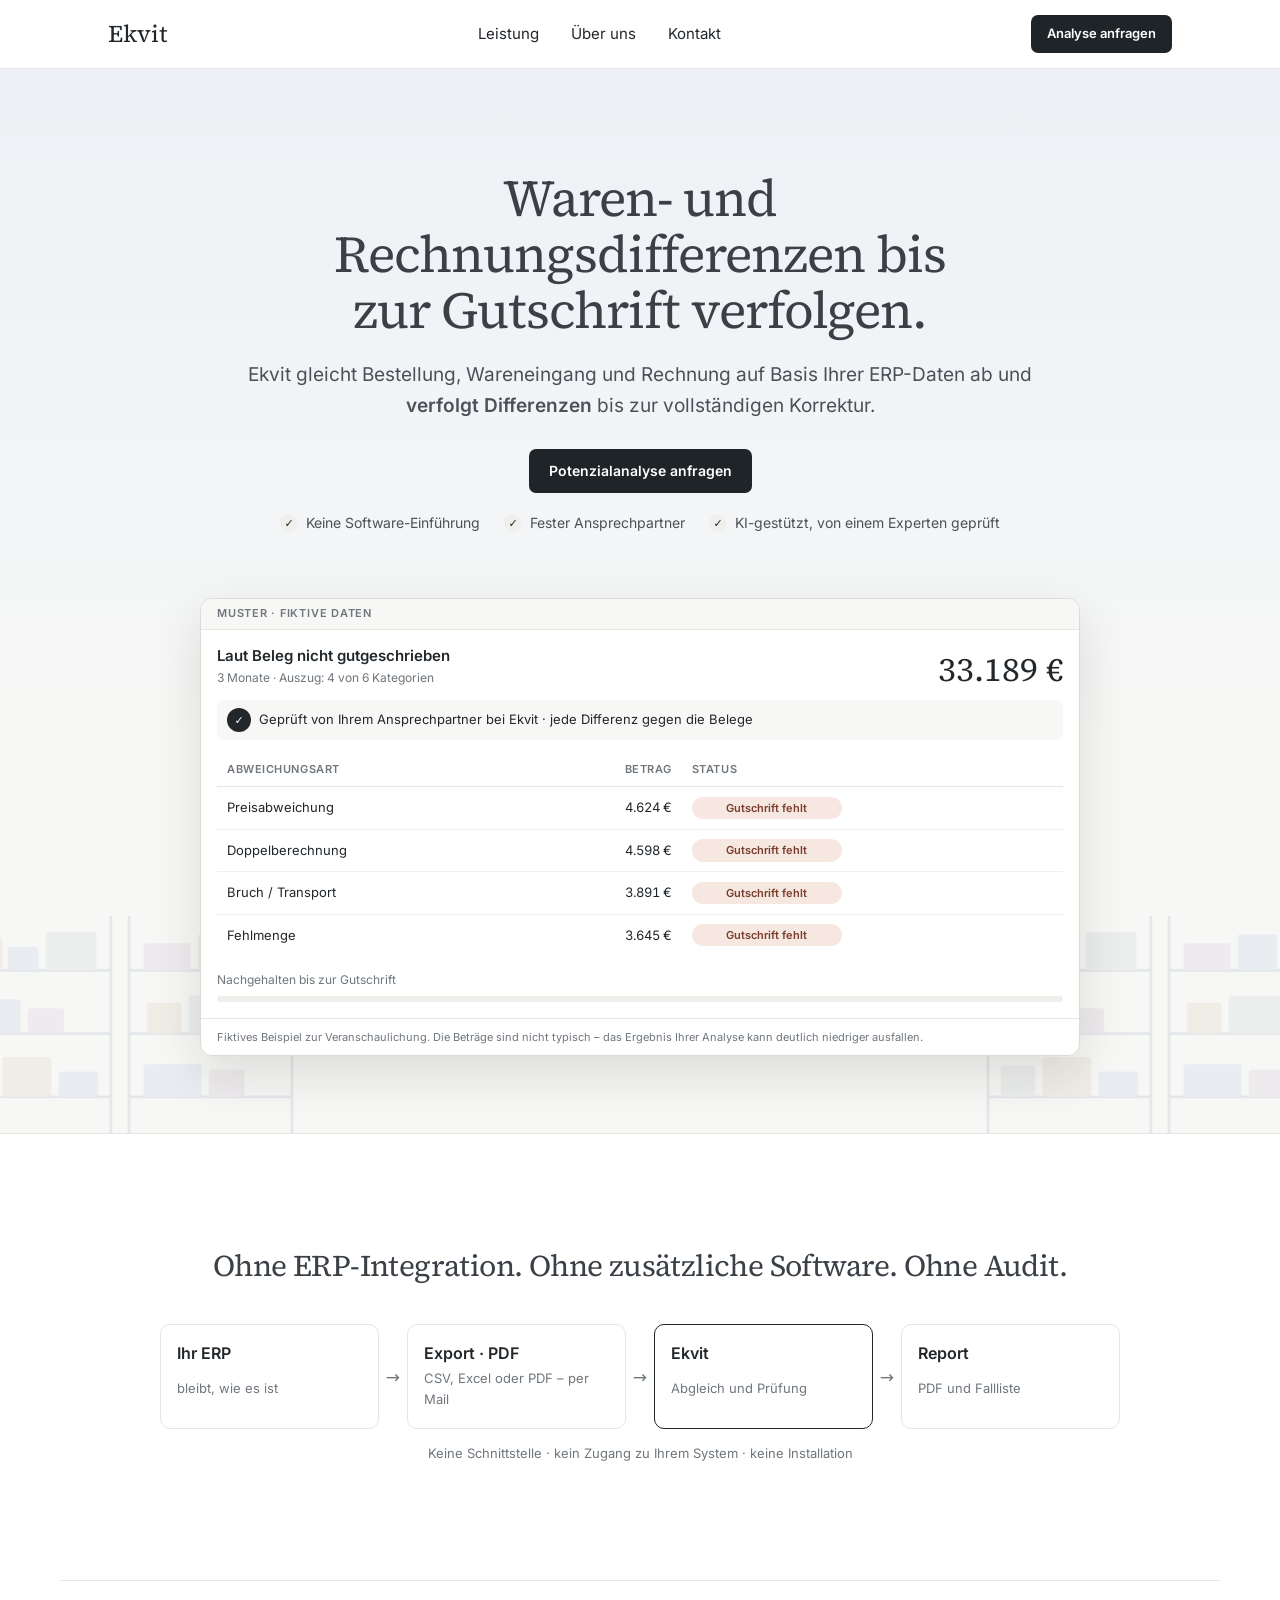
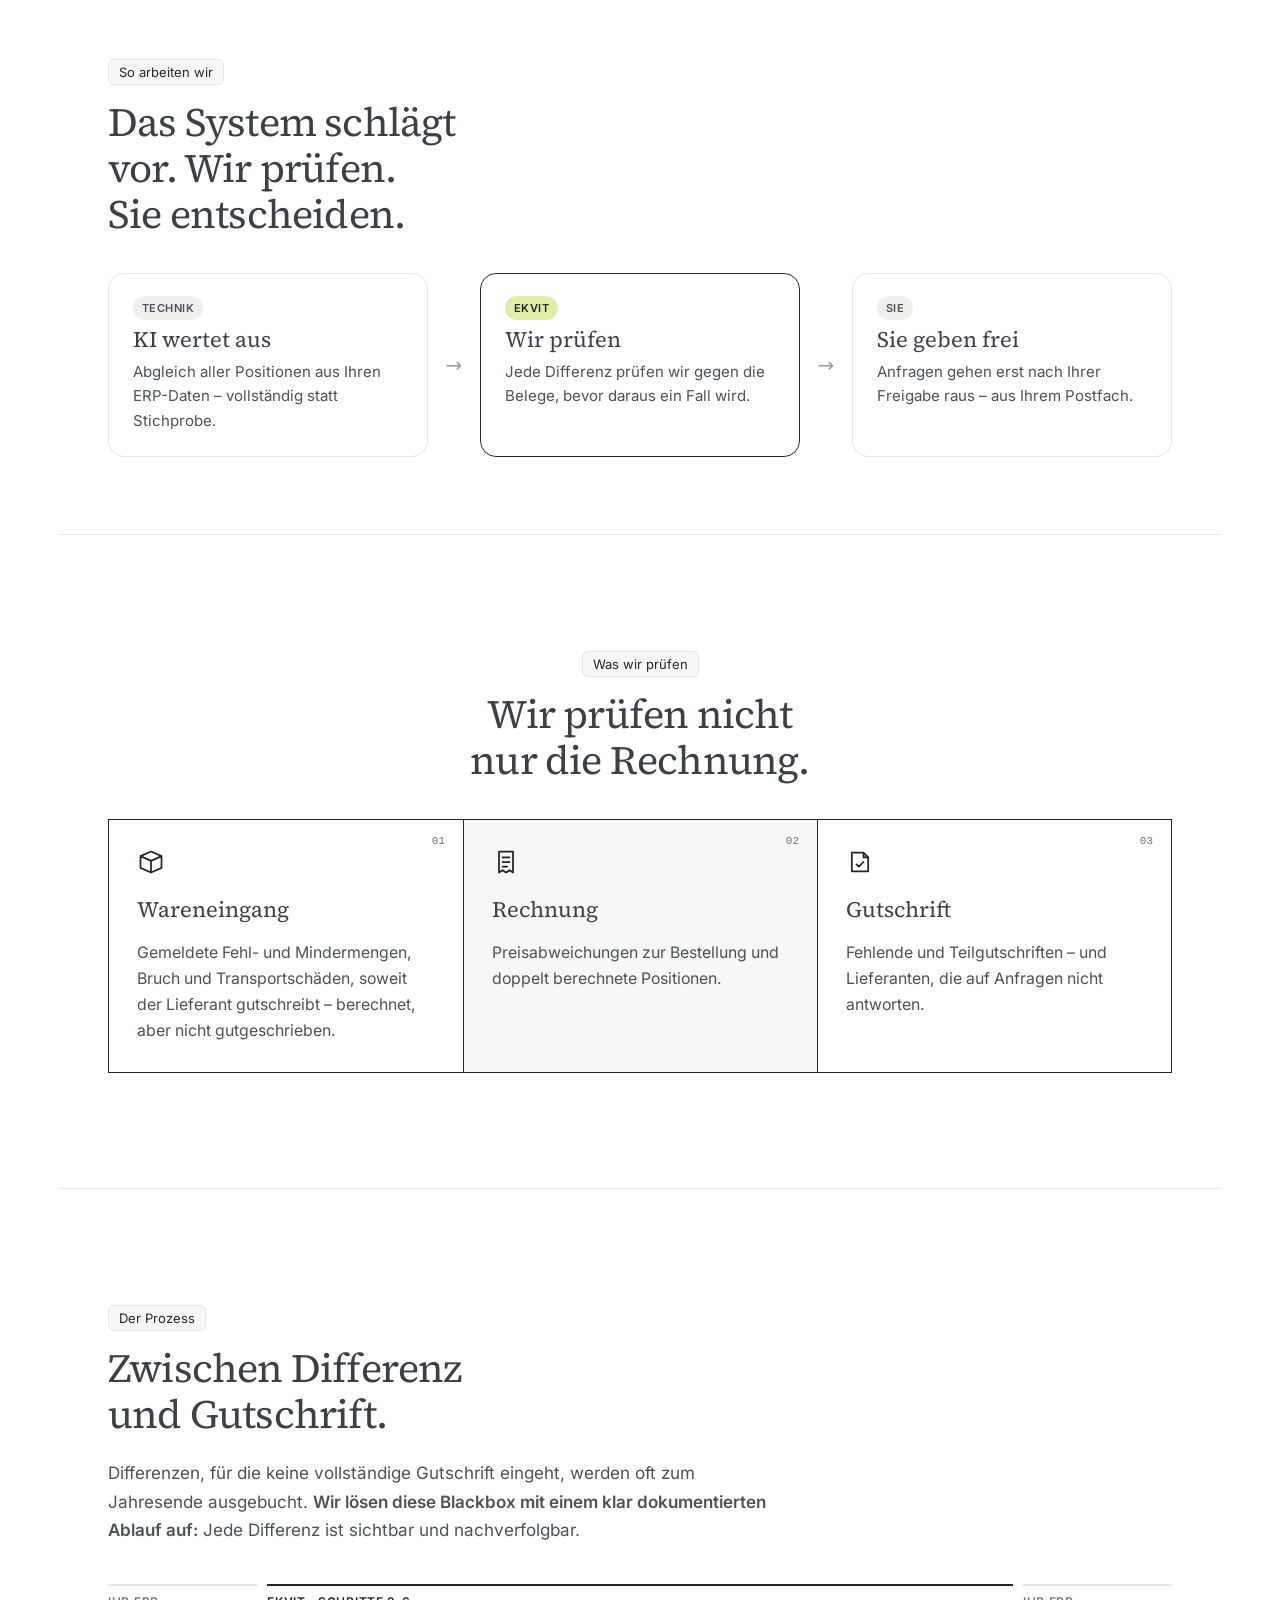
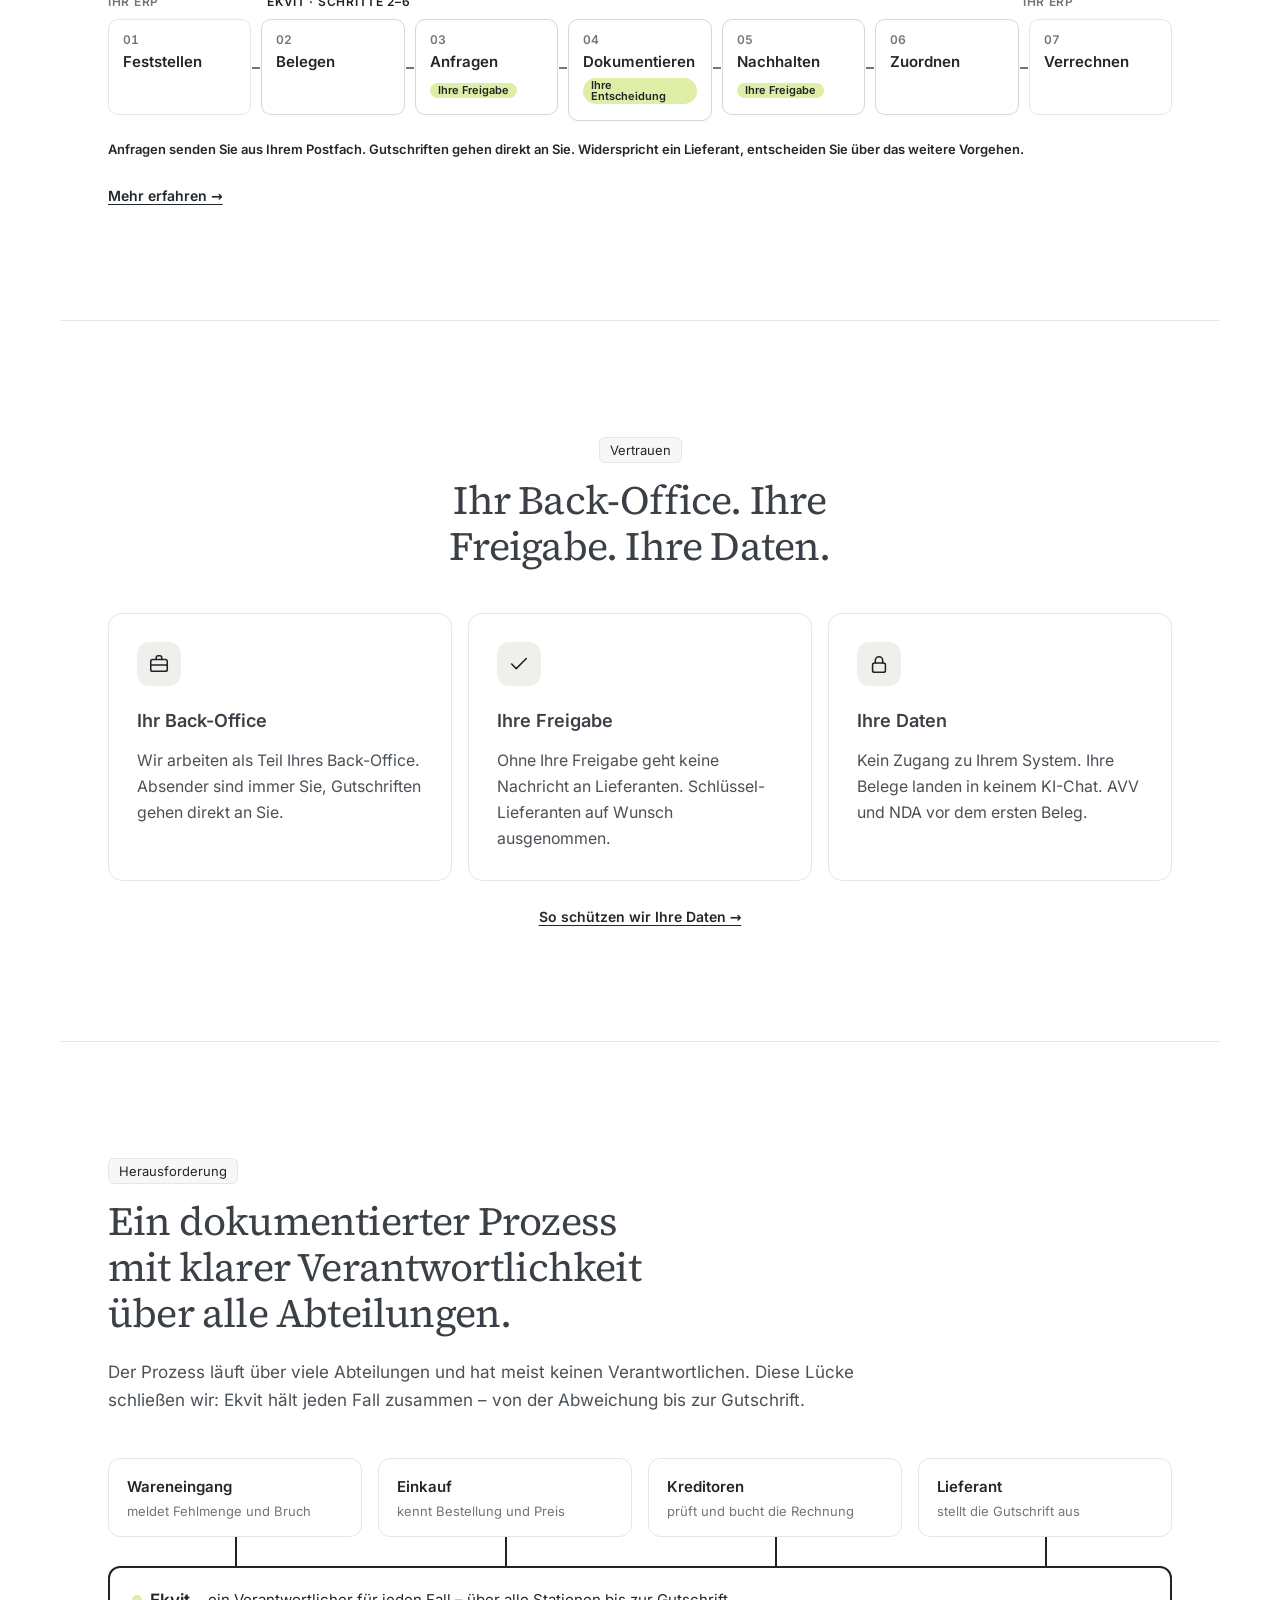
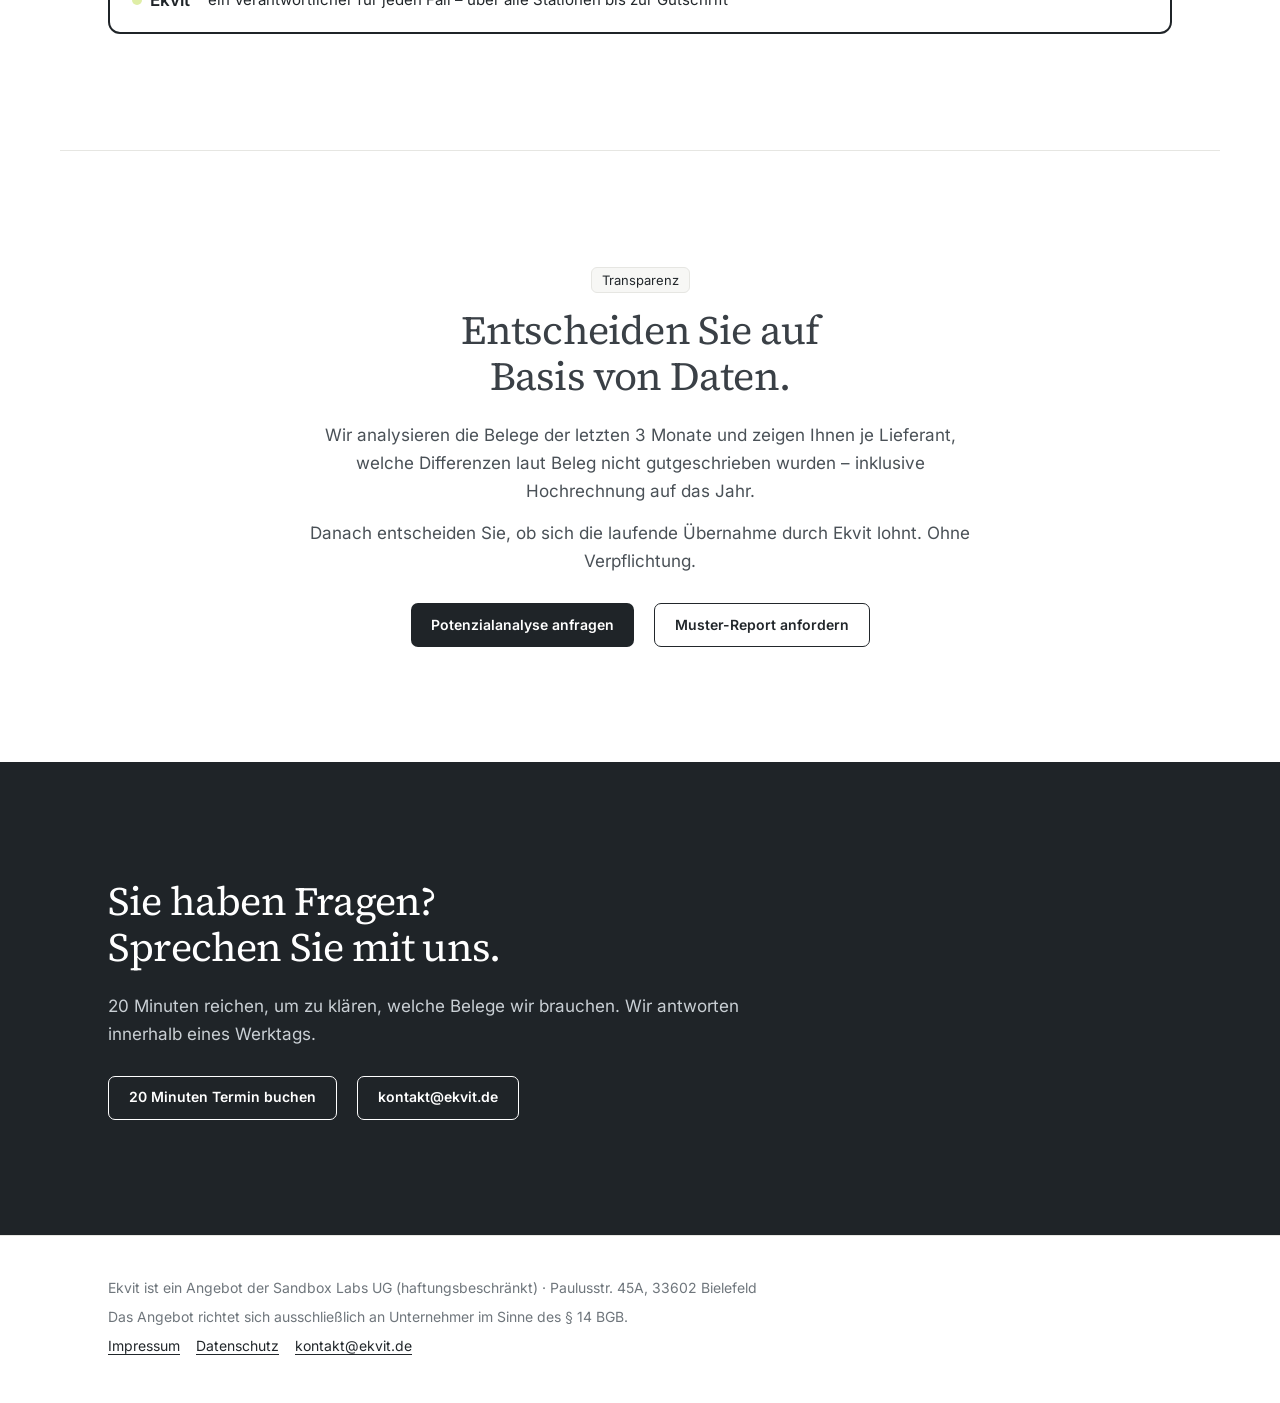
<file: index.html>
<!doctype html>
<html lang="de"><head><meta charset="utf-8"><meta name="viewport" content="width=device-width,initial-scale=1">
<title>Ekvit – Waren- und Rechnungsdifferenzen bis zur Gutschrift verfolgen</title><meta name="description" content="Service für Groß- und Fachhändler: Abgleich von Bestellung, Wareneingang und Rechnung auf Basis Ihrer ERP-Daten – jede Differenz geprüft und verfolgt bis zur vollständigen Korrektur."><meta name="robots" content="index, follow">
<!-- Website final (rg-43) · erzeugt von web/design_export.py aus dem Design-Canvas – nicht von Hand -->
<link rel="stylesheet" href="design.css"><link rel="stylesheet" href="seite-index.css">
</head><body>
<div class="seite">
<header class="kopf"><div class="breite kopf-innen"><a class="wortmarke"  aria-label="Ekvit Startseite" href="/">Ekvit</a><nav class="nav" aria-label="Hauptnavigation"><a href="/produkt">Leistung</a><a href="/ueber-uns">Über uns</a><a href="/kontakt">Kontakt</a></nav><a class="k k--primaer k--klein" href="/anfrage">Analyse anfragen</a></div></header>
<main>
<section class="hero zentriert mit-bild-unten"><div class="breite"><h1>Waren- und Rechnungsdifferenzen bis zur Gutschrift verfolgen.</h1><p class="lead">Ekvit gleicht Bestellung, Wareneingang und Rechnung auf Basis Ihrer ERP-Daten ab und <strong>verfolgt Differenzen</strong> bis zur vollständigen Korrektur.</p><div class="knoepfe"><a class="k k--primaer" href="/anfrage">Potenzialanalyse anfragen</a></div><ul class="hero-haken"><li>Keine Software-Einführung</li><li>Fester Ansprechpartner</li><li>KI-gestützt, von einem Experten geprüft</li></ul></div><div class="breite"><div class="buehne-unten"><figure class="mu sa" aria-label="Animiertes Beispiel: gefundene Differenzen werden bis zur Gutschrift verfolgt (Muster, fiktive Daten)"><div class="mu-band">Muster · fiktive Daten</div><div class="mu-inhalt"><div class="mu-kopf"><div><strong>Laut Beleg nicht gutgeschrieben</strong><small>3 Monate · Auszug: 4 von 6 Kategorien</small></div><b class="mu-summe">33.189 €</b></div><p class="sa-team"><i aria-hidden="true">✓</i>Geprüft von Ihrem Ansprechpartner bei Ekvit · jede Differenz gegen die Belege</p><div class="mu-tab"><table><thead><tr><th>Abweichungsart</th><th class="z">Betrag</th><th>Status</th></tr></thead><tbody><tr><td>Preisabweichung</td><td class="z">4.624 €</td><td class="sa-st"><span class="pill pill--offen">Gutschrift fehlt</span><span class="pill pill--neutral sa-b1">angefragt</span><span class="pill pill--ok sa-c1">gutgeschrieben</span></td></tr><tr><td>Doppelberechnung</td><td class="z">4.598 €</td><td class="sa-st"><span class="pill pill--offen">Gutschrift fehlt</span><span class="pill pill--neutral sa-b2">angefragt</span><span class="pill pill--mittel sa-c2">Teilgutschrift</span></td></tr><tr><td>Bruch / Transport</td><td class="z">3.891 €</td><td class="sa-st"><span class="pill pill--offen">Gutschrift fehlt</span><span class="pill pill--neutral sa-b3">angefragt</span><span class="pill pill--ok sa-c3">gutgeschrieben</span></td></tr><tr><td>Fehlmenge</td><td class="z">3.645 €</td><td class="sa-st"><span class="pill pill--offen">Gutschrift fehlt</span><span class="pill pill--neutral sa-b4">angefragt</span><span class="pill pill--neutral sa-c4">Nachfrage läuft</span></td></tr></tbody></table></div><div class="sa-fort"><span class="sa-fort-l">Nachgehalten bis zur Gutschrift</span><div class="sa-balken" aria-hidden="true"><span></span></div></div></div><p class="mu-m">Fiktives Beispiel zur Veranschaulichung. Die Beträge sind nicht typisch – das Ergebnis Ihrer Analyse kann deutlich niedriger ausfallen.</p></figure></div></div></section>
<section class="sek sek--hell" id="ohne"><div class="breite"><h2>Ohne ERP-Integration. Ohne zusätzliche Software. Ohne Audit.</h2><figure class="export" aria-label="Ablauf ohne Integration: ERP, Export, Ekvit, Report"><ol class="ex-liste"><li class="ex-knoten"><b>Ihr ERP</b><span>bleibt, wie es ist</span></li><li class="ex-knoten"><b>Export · PDF</b><span>CSV, Excel oder PDF – per Mail</span></li><li class="ex-knoten ex-ekvit"><b>Ekvit</b><span>Abgleich und Prüfung</span></li><li class="ex-knoten"><b>Report</b><span>PDF und Fallliste</span></li></ol><figcaption class="ex-fuss">Keine Schnittstelle · kein Zugang zu Ihrem System · keine Installation</figcaption></figure></div></section>

<section class="sek sek--hell" id="so-arbeiten"><div class="breite"><div><p class="eyebrow">So arbeiten wir</p><h2>Das System schlägt vor. Wir prüfen. Sie entscheiden.</h2></div><ol class="sw"><li class="sw-k"><span class="sw-tag">Technik</span><b>KI wertet aus</b><p>Abgleich aller Positionen aus Ihren ERP-Daten – vollständig statt Stichprobe.</p></li><li class="sw-pf" aria-hidden="true">→</li><li class="sw-k sw-k--team"><span class="sw-tag sw-tag--lime">Ekvit</span><b>Wir prüfen</b><p>Jede Differenz prüfen wir gegen die Belege, bevor daraus ein Fall wird.</p></li><li class="sw-pf" aria-hidden="true">→</li><li class="sw-k"><span class="sw-tag">Sie</span><b>Sie geben frei</b><p>Anfragen gehen erst nach Ihrer Freigabe raus – aus Ihrem Postfach.</p></li></ol></div></section>

<section class="sek sek--hell" id="leistungen"><div class="breite"><div class="kopf-mitte"><p class="eyebrow">Was wir prüfen</p><h2>Wir prüfen nicht nur die Rechnung.</h2></div><div class="karten karten--3 karten--raster"><div class="karte"><span class="k-code">01</span><svg class="k-icon" viewBox="0 0 24 24" aria-hidden="true" fill="none" stroke="currentColor" stroke-width="1.5" stroke-linejoin="round" stroke-linecap="round"><path d="M3 7l9-4 9 4v10l-9 4-9-4z M3 7l9 4 9-4 M12 11v10"></path></svg><h3>Wareneingang</h3><p>Gemeldete Fehl- und Mindermengen, Bruch und Transportschäden, soweit der Lieferant gutschreibt – berechnet, aber nicht gutgeschrieben.</p></div><div class="karte"><span class="k-code">02</span><svg class="k-icon" viewBox="0 0 24 24" aria-hidden="true" fill="none" stroke="currentColor" stroke-width="1.5" stroke-linejoin="round" stroke-linecap="round"><path d="M6 3h12v18l-3-2-3 2-3-2-3 2z M9 8h6 M9 12h6 M9 16h4"></path></svg><h3>Rechnung</h3><p>Preisabweichungen zur Bestellung und doppelt berechnete Positionen.</p></div><div class="karte"><span class="k-code">03</span><svg class="k-icon" viewBox="0 0 24 24" aria-hidden="true" fill="none" stroke="currentColor" stroke-width="1.5" stroke-linejoin="round" stroke-linecap="round"><path d="M5 4h10l4 4v12H5z M15 4v4h4 M9 14l2 2 4-4"></path></svg><h3>Gutschrift</h3><p>Fehlende und Teilgutschriften – und Lieferanten, die auf Anfragen nicht antworten.</p></div></div></div></section>

<section class="sek sek--hell" id="prozess"><div class="breite"><p class="eyebrow">Der Prozess</p><h2>Zwischen Differenz und Gutschrift.</h2><p class="text">Differenzen, für die keine vollständige Gutschrift eingeht, werden oft zum Jahresende ausgebucht. <strong>Wir lösen diese Blackbox mit einem klar dokumentierten Ablauf auf:</strong> Jede Differenz ist sichtbar und nachverfolgbar.</p><figure class="fluss" aria-label="Die 7 Schritte: Schritt 1 und 7 im ERP, Schritte 2 bis 6 bei Ekvit, Freigaben bei Ihnen"><div class="fl-spuren" aria-hidden="true"><span class="fl-sp-erp">Ihr ERP</span><span class="fl-sp-ekvit">Ekvit · Schritte 2–6</span><span class="fl-sp-erp">Ihr ERP</span></div><ol class="fl-liste"><li class="fl-schritt fl-erp"><div class="fl-box"><span class="fl-nr">01</span><b>Feststellen</b></div></li><li class="fl-schritt fl-ekvit"><div class="fl-box"><span class="fl-nr">02</span><b>Belegen</b></div></li><li class="fl-schritt fl-ekvit"><div class="fl-box"><span class="fl-nr">03</span><b>Anfragen</b><span class="fl-sie">Ihre Freigabe</span></div></li><li class="fl-schritt fl-ekvit"><div class="fl-box"><span class="fl-nr">04</span><b>Dokumentieren</b><span class="fl-sie">Ihre Entscheidung</span></div></li><li class="fl-schritt fl-ekvit"><div class="fl-box"><span class="fl-nr">05</span><b>Nachhalten</b><span class="fl-sie">Ihre Freigabe</span></div></li><li class="fl-schritt fl-ekvit"><div class="fl-box"><span class="fl-nr">06</span><b>Zuordnen</b></div></li><li class="fl-schritt fl-erp"><div class="fl-box"><span class="fl-nr">07</span><b>Verrechnen</b></div></li></ol><figcaption class="fl-fuss"><span>Anfragen senden Sie aus Ihrem Postfach. Gutschriften gehen direkt an Sie. Widerspricht ein Lieferant, entscheiden Sie über das weitere Vorgehen.</span></figcaption></figure><div class="knoepfe"><a class="k k--text" href="/produkt">Mehr erfahren →</a></div></div></section>

<section class="sek sek--hell" id="vertrauen"><div class="breite"><div class="kopf-mitte"><p class="eyebrow">Vertrauen</p><h2>Ihr Back-Office. Ihre Freigabe. Ihre Daten.</h2></div><div class="karten karten--3"><div class="karte"><span class="v-icon"><svg width="22" height="22" viewBox="0 0 24 24" fill="none" stroke="#1F2428" stroke-width="1.7" stroke-linecap="round" stroke-linejoin="round" aria-hidden="true"><rect x="3" y="7" width="18" height="13" rx="2"></rect><path d="M9 7V5a2 2 0 0 1 2-2h2a2 2 0 0 1 2 2v2"></path><path d="M3 13h18"></path></svg></span><h3>Ihr Back-Office</h3><p>Wir arbeiten als Teil Ihres Back-Office. Absender sind immer Sie, Gutschriften gehen direkt an Sie.</p></div><div class="karte"><span class="v-icon"><svg width="22" height="22" viewBox="0 0 24 24" fill="none" stroke="#1F2428" stroke-width="1.7" stroke-linecap="round" stroke-linejoin="round" aria-hidden="true"><path d="M20 6L9 17l-5-5"></path></svg></span><h3>Ihre Freigabe</h3><p>Ohne Ihre Freigabe geht keine Nachricht an Lieferanten. Schlüssel-Lieferanten auf Wunsch ausgenommen.</p></div><div class="karte"><span class="v-icon"><svg width="22" height="22" viewBox="0 0 24 24" fill="none" stroke="#1F2428" stroke-width="1.7" stroke-linecap="round" stroke-linejoin="round" aria-hidden="true"><rect x="5" y="11" width="14" height="10" rx="2"></rect><path d="M8 11V8a4 4 0 0 1 8 0v3"></path></svg></span><h3>Ihre Daten</h3><p>Kein Zugang zu Ihrem System. Ihre Belege landen in keinem KI-Chat. AVV und NDA vor dem ersten Beleg.</p></div></div><div class="knoepfe"><a class="k k--text" href="/produkt#daten">So schützen wir Ihre Daten →</a></div></div></section>

<section class="sek sek--hell" id="ownership"><div class="breite"><p class="eyebrow">Herausforderung</p><h2>Ein dokumentierter Prozess mit klarer Verantwortlichkeit über alle Abteilungen.</h2><p class="text">Der Prozess läuft über viele Abteilungen und hat meist keinen Verantwortlichen. Diese Lücke schließen wir: Ekvit hält jeden Fall zusammen – von der Abweichung bis zur Gutschrift.</p><figure class="ow2" aria-label="Wareneingang, Einkauf, Kreditoren und Lieferant, verbunden durch Ekvit"><ol class="ow2-stationen"><li><b>Wareneingang</b><span>meldet Fehlmenge und Bruch</span></li><li><b>Einkauf</b><span>kennt Bestellung und Preis</span></li><li><b>Kreditoren</b><span>prüft und bucht die Rechnung</span></li><li><b>Lieferant</b><span>stellt die Gutschrift aus</span></li></ol><div class="ow2-ekvit"><b>Ekvit</b><span>ein Verantwortlicher für jeden Fall – über alle Stationen bis zur Gutschrift</span></div></figure></div></section>

<section class="sek sek--hell" id="daten-entscheiden"><div class="breite"><div class="kopf-mitte"><p class="eyebrow">Transparenz</p><h2>Entscheiden Sie auf Basis von Daten.</h2><p class="text">Wir analysieren die Belege der letzten 3 Monate und zeigen Ihnen je Lieferant, welche Differenzen laut Beleg nicht gutgeschrieben wurden – inklusive Hochrechnung auf das Jahr.</p><p class="text">Danach entscheiden Sie, ob sich die laufende Übernahme durch Ekvit lohnt. Ohne Verpflichtung.</p><div class="knoepfe"><a class="k k--primaer" href="/anfrage">Potenzialanalyse anfragen</a><a class="k k--sekundaer" href="/produkt#musterreport">Muster-Report anfordern</a></div></div></div></section>


<section class="sek sek--dunkel" id="fragen"><div class="breite"><h2>Sie haben Fragen? Sprechen Sie mit uns.</h2><p class="text">20 Minuten reichen, um zu klären, welche Belege wir brauchen. Wir antworten innerhalb eines Werktags.</p><div class="knoepfe"><a class="k k--sekundaer" href="https://calendar.google.com/calendar/appointments/schedules/AcZssZ3uC3ZN68b54OTryNrmzPk_sXQylWdUmdG-zb9akarQ4tVUUO0o4DSS9LZmssKKbKJH_wtVUMwU" target="_blank" rel="noopener">20 Minuten Termin buchen</a><a class="k k--sekundaer" href="mailto:kontakt@ekvit.de">kontakt@ekvit.de</a></div></div></section>
</main>
<footer class="fuss"><div class="breite fuss-innen"><p>Ekvit ist ein Angebot der Sandbox Labs UG (haftungsbeschränkt) · Paulusstr. 45A, 33602 Bielefeld</p><p>Das Angebot richtet sich ausschließlich an Unternehmer im Sinne des § 14 BGB.</p><p class="fuss-links"><a href="/impressum">Impressum</a><a href="/datenschutz">Datenschutz</a><a href="mailto:kontakt@ekvit.de">kontakt@ekvit.de</a></p></div></footer>
</div>

</body></html>
</file>
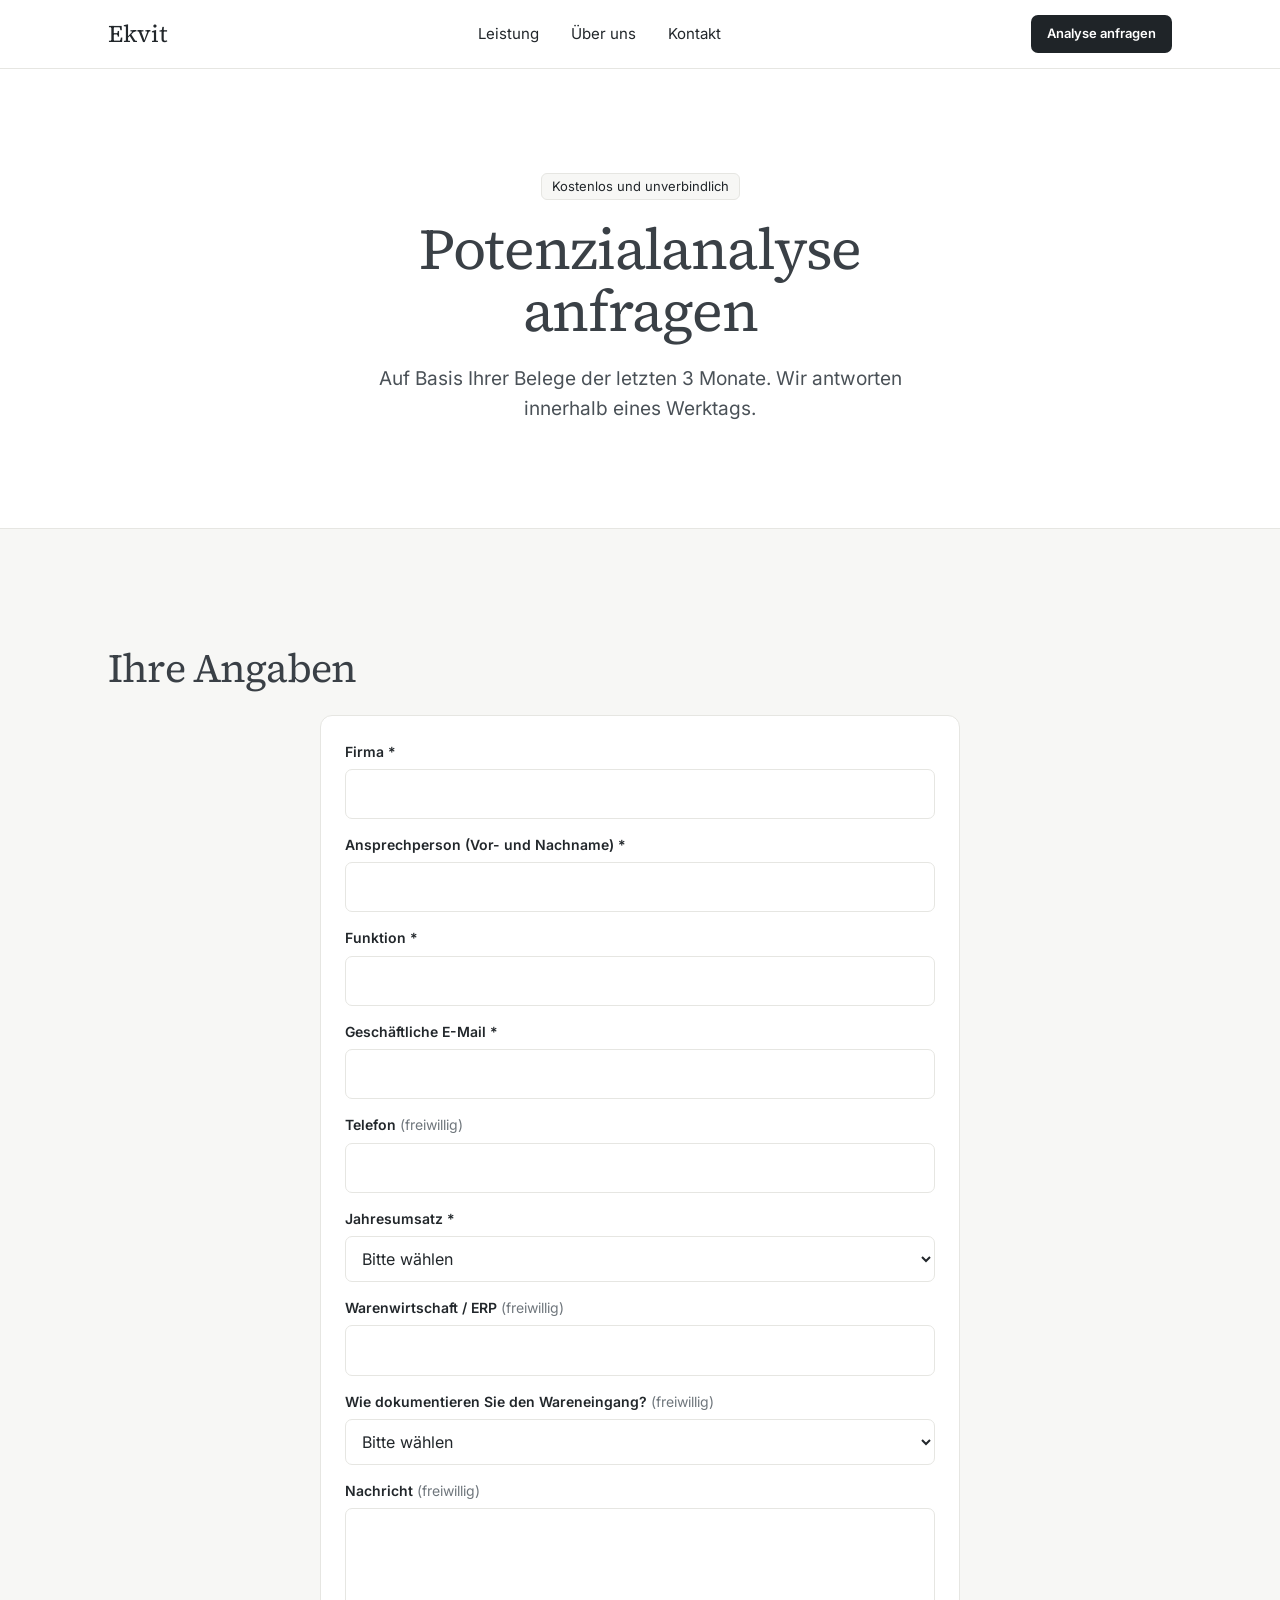
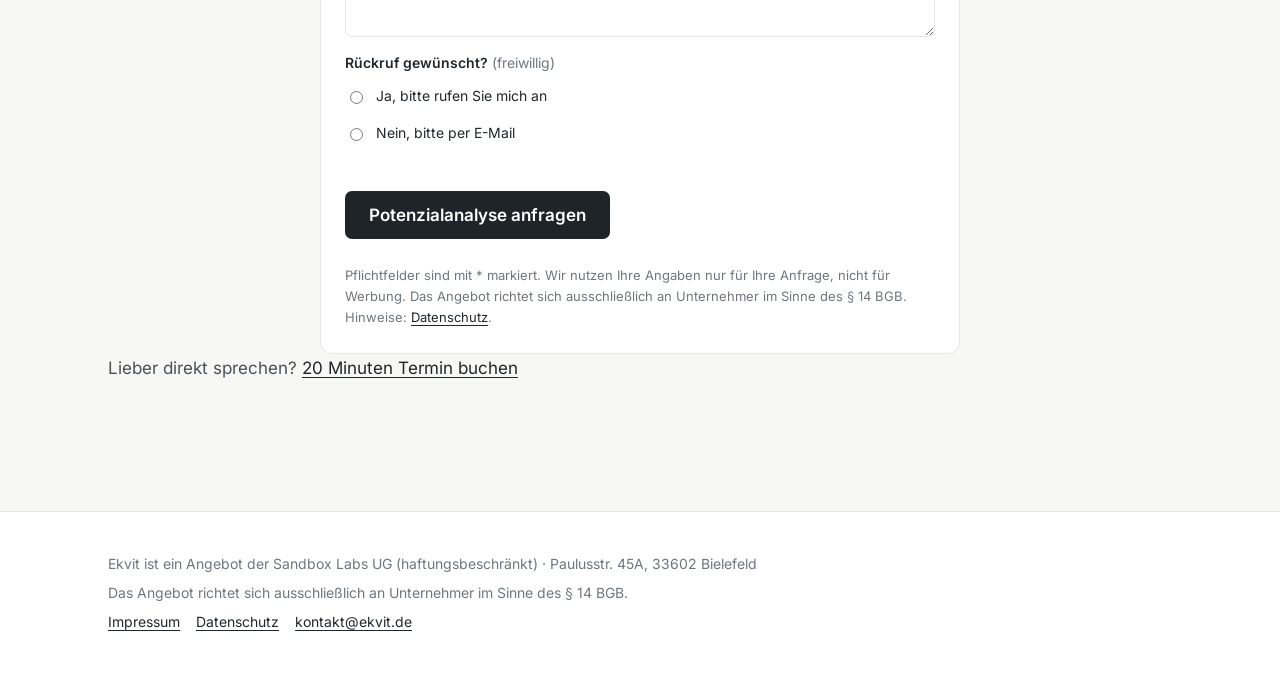
<file: anfrage.html>
<!doctype html>
<html lang="de"><head><meta charset="utf-8"><meta name="viewport" content="width=device-width,initial-scale=1">
<title>Potenzialanalyse anfragen – Ekvit</title><meta name="description" content="Kostenlose Potenzialanalyse auf Basis Ihrer Belege der letzten 3 Monate anfragen."><meta name="robots" content="index, follow">
<!-- Website (rg-31, Copy 04-03) · erzeugt von web/seiten.py aus web/copy/website.md – nicht von Hand -->
<link rel="stylesheet" href="basis.css">
</head><body>
<header class="kopf"><div class="breite kopf-innen"><a class="wortmarke" href="/" aria-label="Ekvit Startseite">Ekvit</a><nav class="nav" aria-label="Hauptnavigation"><a href="/produkt">Leistung</a><a href="/ueber-uns">Über uns</a><a href="/kontakt">Kontakt</a></nav><a class="k k--primaer k--klein" href="/anfrage">Analyse anfragen</a></div></header>
<main>
<section class="hero zentriert"><div class="breite"><p class="eyebrow">Kostenlos und unverbindlich</p><h1>Potenzialanalyse anfragen</h1><p class="lead">Auf Basis Ihrer Belege der letzten 3 Monate. Wir antworten innerhalb eines Werktags.</p></div></section>
<section class="sek sek--grau zentriert" id="formular"><div class="breite"><h2>Ihre Angaben</h2><div class="form-karte"><form class="formular" data-formular="potenzial" action="https://docs.google.com/forms/d/e/1FAIpQLSf92nNa7ZKgaGoHq1pXop-GGznzR-kFzAKquOpFQ2AjjVL9tg/formResponse" method="post" accept-charset="utf-8"><label class="feld" for="potenzial-1"><span class="feld-titel">Firma <span aria-hidden="true">*</span></span><input id="potenzial-1" type="text" name="entry.1299881841" autocomplete="organization" maxlength="200" required></label><label class="feld" for="potenzial-2"><span class="feld-titel">Ansprechperson (Vor- und Nachname) <span aria-hidden="true">*</span></span><input id="potenzial-2" type="text" name="entry.448838360" autocomplete="name" maxlength="200" required></label><label class="feld" for="potenzial-3"><span class="feld-titel">Funktion <span aria-hidden="true">*</span></span><input id="potenzial-3" type="text" name="entry.1922022107" autocomplete="organization-title" maxlength="200" required></label><label class="feld" for="potenzial-4"><span class="feld-titel">Geschäftliche E-Mail <span aria-hidden="true">*</span></span><input id="potenzial-4" type="email" name="entry.1903178868" autocomplete="email" maxlength="200" required></label><label class="feld" for="potenzial-5"><span class="feld-titel">Telefon <span class="feld-opt">(freiwillig)</span></span><input id="potenzial-5" type="tel" name="entry.726013979" autocomplete="tel" maxlength="200"></label><label class="feld" for="potenzial-6"><span class="feld-titel">Jahresumsatz <span aria-hidden="true">*</span></span><select id="potenzial-6" name="entry.324084735" required><option value="">Bitte wählen</option><option value="unter 10 Mio. €">unter 10 Mio. €</option><option value="10–30 Mio. €">10–30 Mio. €</option><option value="30–50 Mio. €">30–50 Mio. €</option><option value="50–100 Mio. €">50–100 Mio. €</option><option value="über 100 Mio. €">über 100 Mio. €</option></select></label><label class="feld" for="potenzial-7"><span class="feld-titel">Warenwirtschaft / ERP <span class="feld-opt">(freiwillig)</span></span><input id="potenzial-7" type="text" name="entry.59311499" autocomplete="off" maxlength="200"></label><label class="feld" for="potenzial-8"><span class="feld-titel">Wie dokumentieren Sie den Wareneingang? <span class="feld-opt">(freiwillig)</span></span><select id="potenzial-8" name="entry.1303192460"><option value="">Bitte wählen</option><option value="im ERP">im ERP</option><option value="auf Papier / Lieferschein">auf Papier / Lieferschein</option><option value="gemischt">gemischt</option><option value="weiß nicht">weiß nicht</option></select></label><label class="feld" for="potenzial-9"><span class="feld-titel">Nachricht <span class="feld-opt">(freiwillig)</span></span><textarea id="potenzial-9" name="entry.1404056448" rows="4"></textarea></label><fieldset class="feld"><legend>Rückruf gewünscht? <span class="feld-opt">(freiwillig)</span></legend><label class="feld-wahl"><input type="radio" name="entry.1608214046" value="Ja, bitte rufen Sie mich an"><span>Ja, bitte rufen Sie mich an</span></label><label class="feld-wahl"><input type="radio" name="entry.1608214046" value="Nein, bitte per E-Mail"><span>Nein, bitte per E-Mail</span></label></fieldset><label class="hp" aria-hidden="true">Bitte leer lassen<input name="website" tabindex="-1" autocomplete="off"></label><div class="knoepfe"><button class="k k--primaer" type="submit">Potenzialanalyse anfragen</button></div><p class="klein">Pflichtfelder sind mit * markiert. Wir nutzen Ihre Angaben nur für Ihre Anfrage, nicht für Werbung. Das Angebot richtet sich ausschließlich an Unternehmer im Sinne des § 14 BGB. Hinweise: <a href="/datenschutz">Datenschutz</a>.</p></form><div class="form-ok" role="status" tabindex="-1" hidden><strong>Danke für Ihre Anfrage. Wir melden uns innerhalb eines Werktags mit der Beleg-Checkliste.</strong></div><div class="form-fehler" role="alert" tabindex="-1" hidden>Das hat nicht geklappt. Bitte nutzen Sie <a href="https://docs.google.com/forms/d/e/1FAIpQLSf92nNa7ZKgaGoHq1pXop-GGznzR-kFzAKquOpFQ2AjjVL9tg/viewform" target="_blank" rel="noopener">dieses Formular</a> oder schreiben Sie an <a href="mailto:kontakt@ekvit.de">kontakt@ekvit.de</a>.</div></div><script src="formular.js" defer></script><p class="text">Lieber direkt sprechen? <a href="https://calendar.google.com/calendar/appointments/schedules/AcZssZ3uC3ZN68b54OTryNrmzPk_sXQylWdUmdG-zb9akarQ4tVUUO0o4DSS9LZmssKKbKJH_wtVUMwU" target="_blank" rel="noopener">20 Minuten Termin buchen</a></p></div></section>
</main>
<footer class="fuss"><div class="breite fuss-innen"><p>Ekvit ist ein Angebot der Sandbox Labs UG (haftungsbeschränkt) · Paulusstr. 45A, 33602 Bielefeld</p><p>Das Angebot richtet sich ausschließlich an Unternehmer im Sinne des § 14 BGB.</p><p class="fuss-links"><a href="/impressum">Impressum</a><a href="/datenschutz">Datenschutz</a><a href="mailto:kontakt@ekvit.de">kontakt@ekvit.de</a></p></div></footer>
</body></html>
</file>
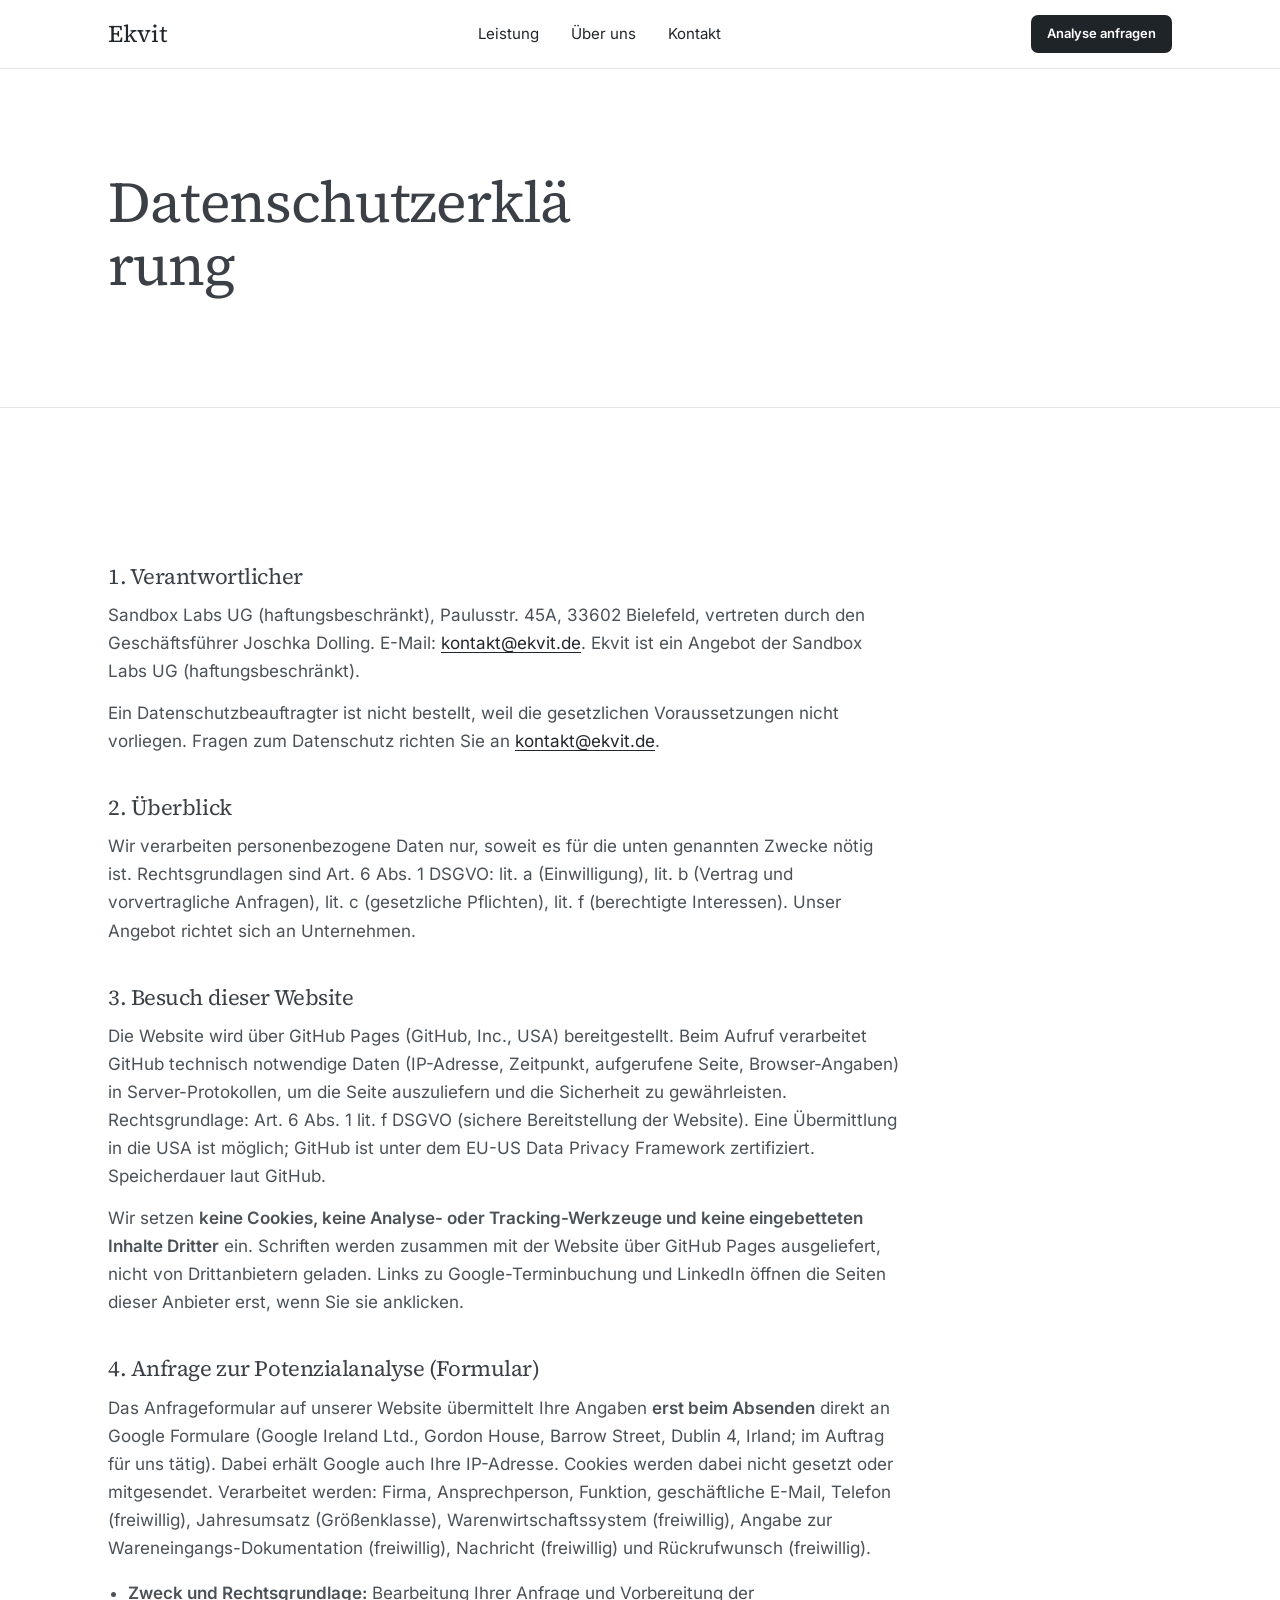
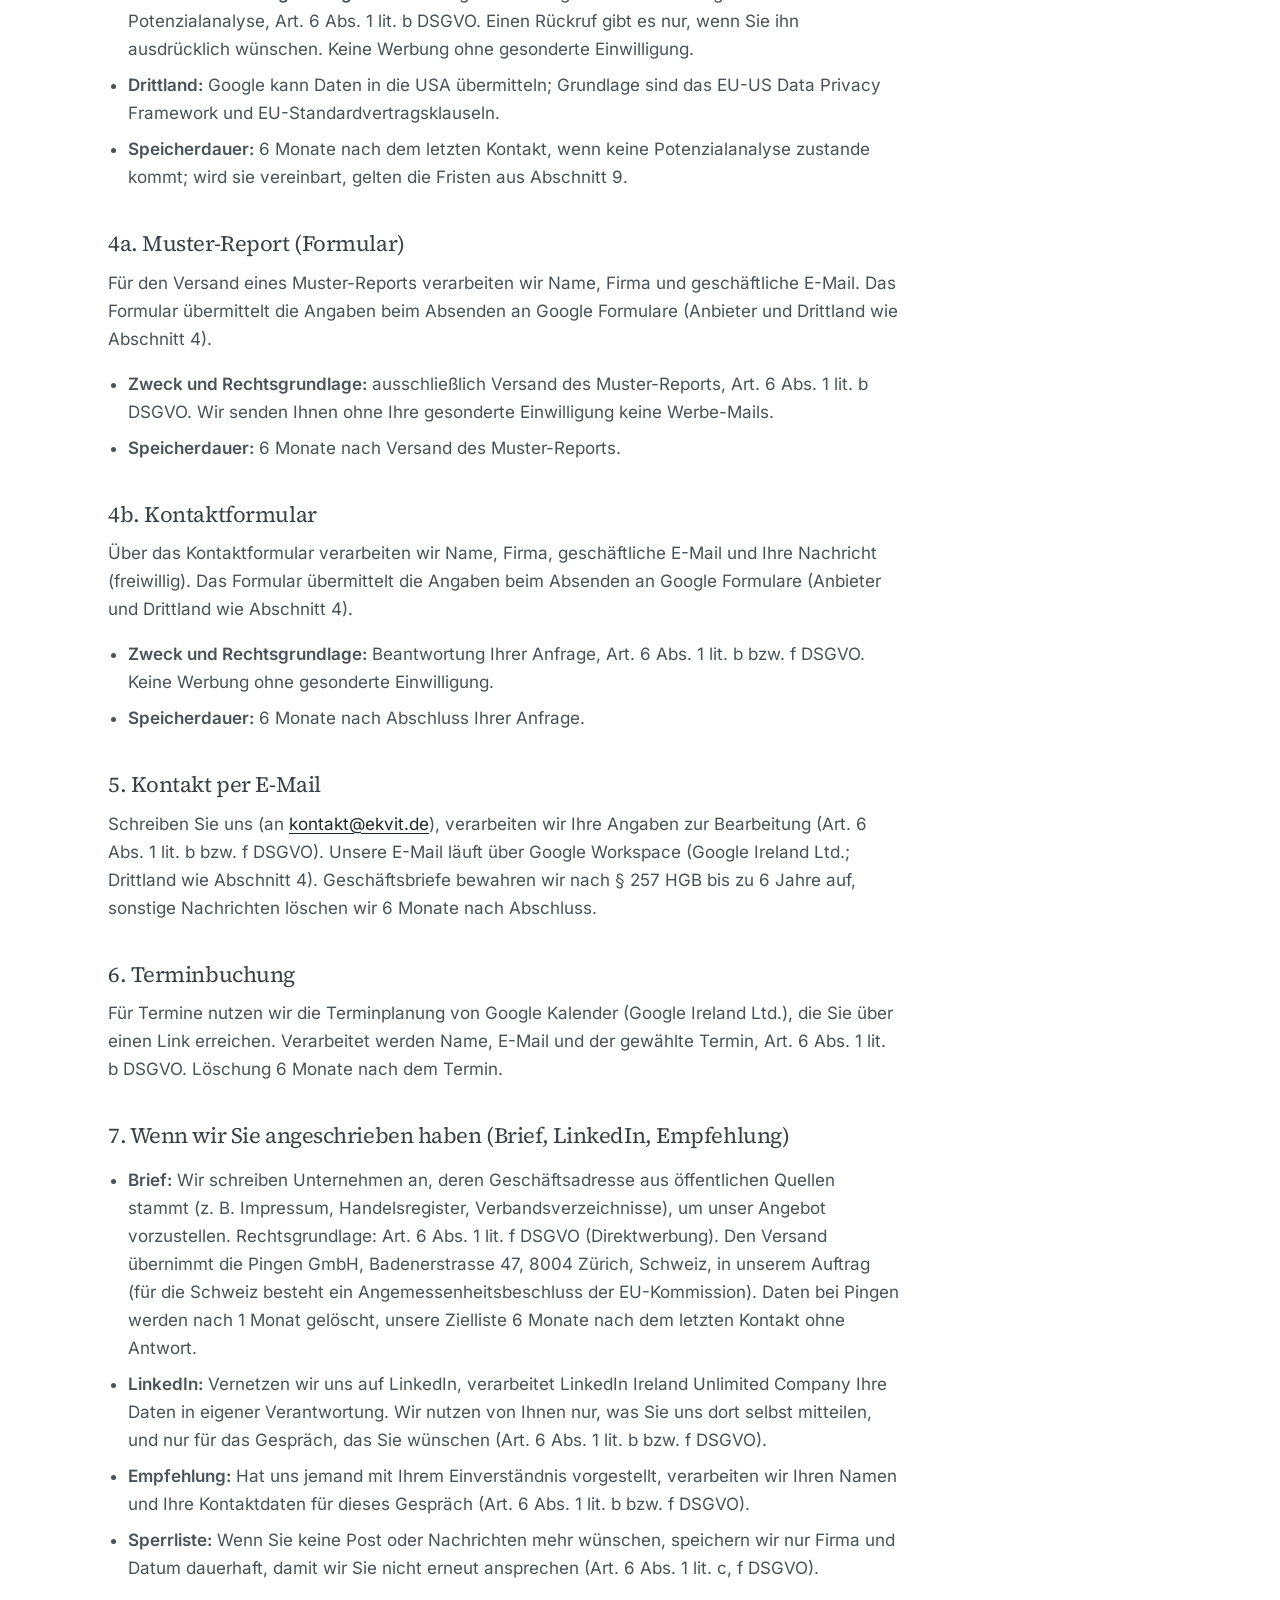
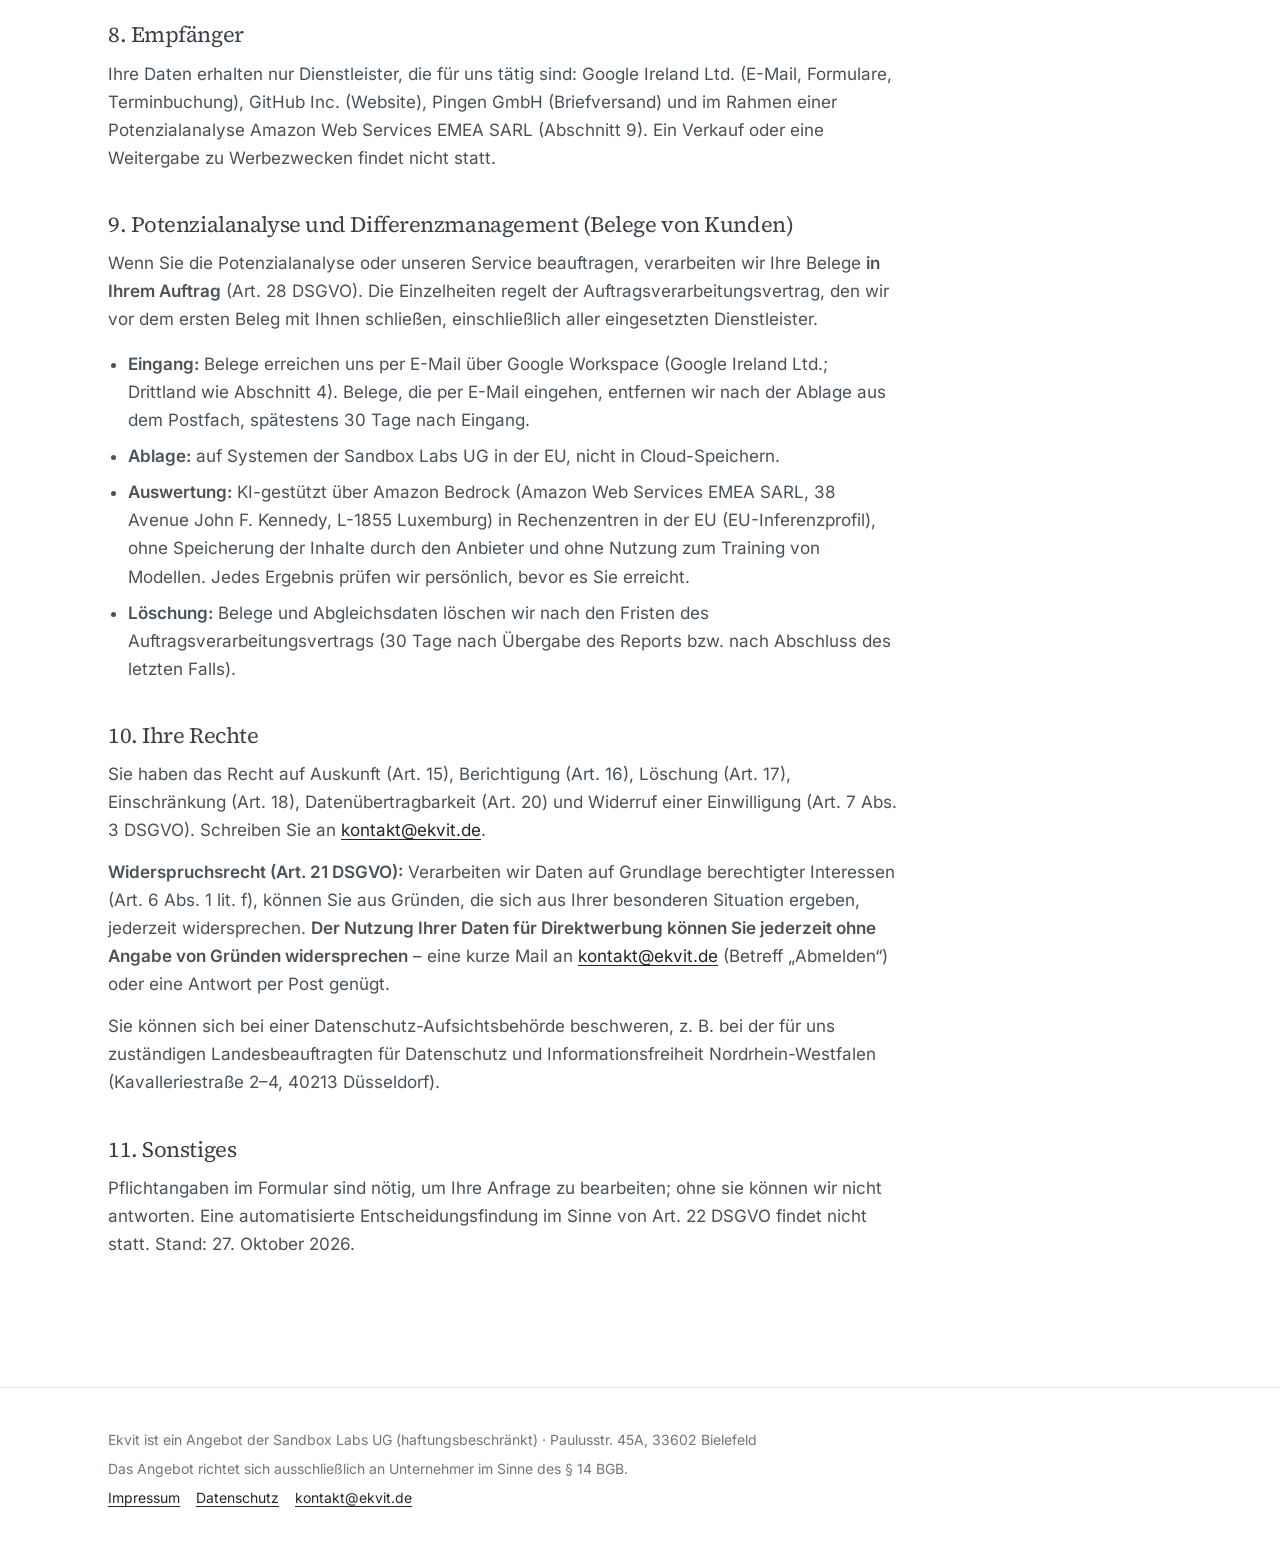
<file: datenschutz.html>
<!doctype html>
<html lang="de"><head><meta charset="utf-8"><meta name="viewport" content="width=device-width,initial-scale=1">
<title>Datenschutz – Ekvit</title><meta name="robots" content="noindex">
<!-- Website (rg-31, Copy 04-03) · erzeugt von web/seiten.py aus web/copy/website.md – nicht von Hand -->
<link rel="stylesheet" href="basis.css">
</head><body>
<header class="kopf"><div class="breite kopf-innen"><a class="wortmarke" href="/" aria-label="Ekvit Startseite">Ekvit</a><nav class="nav" aria-label="Hauptnavigation"><a href="/produkt">Leistung</a><a href="/ueber-uns">Über uns</a><a href="/kontakt">Kontakt</a></nav><a class="k k--primaer k--klein" href="/anfrage">Analyse anfragen</a></div></header>
<main>
<section class="hero"><div class="breite"><h1>Datenschutzerklärung</h1></div></section>
<section class="sek sek--hell"><div class="breite"><div class="rechtstext"><h2>1. Verantwortlicher</h2><p>Sandbox Labs UG (haftungsbeschränkt), Paulusstr. 45A, 33602 Bielefeld, vertreten durch den Geschäftsführer Joschka Dolling. E-Mail: <a href="mailto:kontakt@ekvit.de">kontakt@ekvit.de</a>. Ekvit ist ein Angebot der Sandbox Labs UG (haftungsbeschränkt).</p><p>Ein Datenschutzbeauftragter ist nicht bestellt, weil die gesetzlichen Voraussetzungen nicht vorliegen. Fragen zum Datenschutz richten Sie an <a href="mailto:kontakt@ekvit.de">kontakt@ekvit.de</a>.</p><h2>2. Überblick</h2><p>Wir verarbeiten personenbezogene Daten nur, soweit es für die unten genannten Zwecke nötig ist. Rechtsgrundlagen sind Art. 6 Abs. 1 DSGVO: lit. a (Einwilligung), lit. b (Vertrag und vorvertragliche Anfragen), lit. c (gesetzliche Pflichten), lit. f (berechtigte Interessen). Unser Angebot richtet sich an Unternehmen.</p><h2>3. Besuch dieser Website</h2><p>Die Website wird über GitHub Pages (GitHub, Inc., USA) bereitgestellt. Beim Aufruf verarbeitet GitHub technisch notwendige Daten (IP-Adresse, Zeitpunkt, aufgerufene Seite, Browser-Angaben) in Server-Protokollen, um die Seite auszuliefern und die Sicherheit zu gewährleisten. Rechtsgrundlage: Art. 6 Abs. 1 lit. f DSGVO (sichere Bereitstellung der Website). Eine Übermittlung in die USA ist möglich; GitHub ist unter dem EU-US Data Privacy Framework zertifiziert. Speicherdauer laut GitHub.</p><p>Wir setzen <strong>keine Cookies, keine Analyse- oder Tracking-Werkzeuge und keine eingebetteten Inhalte Dritter</strong> ein. Schriften werden zusammen mit der Website über GitHub Pages ausgeliefert, nicht von Drittanbietern geladen. Links zu Google-Terminbuchung und LinkedIn öffnen die Seiten dieser Anbieter erst, wenn Sie sie anklicken.</p><h2>4. Anfrage zur Potenzialanalyse (Formular)</h2><p>Das Anfrageformular auf unserer Website übermittelt Ihre Angaben <strong>erst beim Absenden</strong> direkt an Google Formulare (Google Ireland Ltd., Gordon House, Barrow Street, Dublin 4, Irland; im Auftrag für uns tätig). Dabei erhält Google auch Ihre IP-Adresse. Cookies werden dabei nicht gesetzt oder mitgesendet. Verarbeitet werden: Firma, Ansprechperson, Funktion, geschäftliche E-Mail, Telefon (freiwillig), Jahresumsatz (Größenklasse), Warenwirtschaftssystem (freiwillig), Angabe zur Wareneingangs-Dokumentation (freiwillig), Nachricht (freiwillig) und Rückrufwunsch (freiwillig).</p><ul><li><strong>Zweck und Rechtsgrundlage:</strong> Bearbeitung Ihrer Anfrage und Vorbereitung der Potenzialanalyse, Art. 6 Abs. 1 lit. b DSGVO. Einen Rückruf gibt es nur, wenn Sie ihn ausdrücklich wünschen. Keine Werbung ohne gesonderte Einwilligung.</li><li><strong>Drittland:</strong> Google kann Daten in die USA übermitteln; Grundlage sind das EU-US Data Privacy Framework und EU-Standardvertragsklauseln.</li><li><strong>Speicherdauer:</strong> 6 Monate nach dem letzten Kontakt, wenn keine Potenzialanalyse zustande kommt; wird sie vereinbart, gelten die Fristen aus Abschnitt 9.</li></ul><h2>4a. Muster-Report (Formular)</h2><p>Für den Versand eines Muster-Reports verarbeiten wir Name, Firma und geschäftliche E-Mail. Das Formular übermittelt die Angaben beim Absenden an Google Formulare (Anbieter und Drittland wie Abschnitt 4).</p><ul><li><strong>Zweck und Rechtsgrundlage:</strong> ausschließlich Versand des Muster-Reports, Art. 6 Abs. 1 lit. b DSGVO. Wir senden Ihnen ohne Ihre gesonderte Einwilligung keine Werbe-Mails.</li><li><strong>Speicherdauer:</strong> 6 Monate nach Versand des Muster-Reports.</li></ul><h2>4b. Kontaktformular</h2><p>Über das Kontaktformular verarbeiten wir Name, Firma, geschäftliche E-Mail und Ihre Nachricht (freiwillig). Das Formular übermittelt die Angaben beim Absenden an Google Formulare (Anbieter und Drittland wie Abschnitt 4).</p><ul><li><strong>Zweck und Rechtsgrundlage:</strong> Beantwortung Ihrer Anfrage, Art. 6 Abs. 1 lit. b bzw. f DSGVO. Keine Werbung ohne gesonderte Einwilligung.</li><li><strong>Speicherdauer:</strong> 6 Monate nach Abschluss Ihrer Anfrage.</li></ul><h2>5. Kontakt per E-Mail</h2><p>Schreiben Sie uns (an <a href="mailto:kontakt@ekvit.de">kontakt@ekvit.de</a>), verarbeiten wir Ihre Angaben zur Bearbeitung (Art. 6 Abs. 1 lit. b bzw. f DSGVO). Unsere E-Mail läuft über Google Workspace (Google Ireland Ltd.; Drittland wie Abschnitt 4). Geschäftsbriefe bewahren wir nach § 257 HGB bis zu 6 Jahre auf, sonstige Nachrichten löschen wir 6 Monate nach Abschluss.</p><h2>6. Terminbuchung</h2><p>Für Termine nutzen wir die Terminplanung von Google Kalender (Google Ireland Ltd.), die Sie über einen Link erreichen. Verarbeitet werden Name, E-Mail und der gewählte Termin, Art. 6 Abs. 1 lit. b DSGVO. Löschung 6 Monate nach dem Termin.</p><h2>7. Wenn wir Sie angeschrieben haben (Brief, LinkedIn, Empfehlung)</h2><ul><li><strong>Brief:</strong> Wir schreiben Unternehmen an, deren Geschäftsadresse aus öffentlichen Quellen stammt (z. B. Impressum, Handelsregister, Verbandsverzeichnisse), um unser Angebot vorzustellen. Rechtsgrundlage: Art. 6 Abs. 1 lit. f DSGVO (Direktwerbung). Den Versand übernimmt die Pingen GmbH, Badenerstrasse 47, 8004 Zürich, Schweiz, in unserem Auftrag (für die Schweiz besteht ein Angemessenheitsbeschluss der EU-Kommission). Daten bei Pingen werden nach 1 Monat gelöscht, unsere Zielliste 6 Monate nach dem letzten Kontakt ohne Antwort.</li><li><strong>LinkedIn:</strong> Vernetzen wir uns auf LinkedIn, verarbeitet LinkedIn Ireland Unlimited Company Ihre Daten in eigener Verantwortung. Wir nutzen von Ihnen nur, was Sie uns dort selbst mitteilen, und nur für das Gespräch, das Sie wünschen (Art. 6 Abs. 1 lit. b bzw. f DSGVO).</li><li><strong>Empfehlung:</strong> Hat uns jemand mit Ihrem Einverständnis vorgestellt, verarbeiten wir Ihren Namen und Ihre Kontaktdaten für dieses Gespräch (Art. 6 Abs. 1 lit. b bzw. f DSGVO).</li><li><strong>Sperrliste:</strong> Wenn Sie keine Post oder Nachrichten mehr wünschen, speichern wir nur Firma und Datum dauerhaft, damit wir Sie nicht erneut ansprechen (Art. 6 Abs. 1 lit. c, f DSGVO).</li></ul><h2>8. Empfänger</h2><p>Ihre Daten erhalten nur Dienstleister, die für uns tätig sind: Google Ireland Ltd. (E-Mail, Formulare, Terminbuchung), GitHub Inc. (Website), Pingen GmbH (Briefversand) und im Rahmen einer Potenzialanalyse Amazon Web Services EMEA SARL (Abschnitt 9). Ein Verkauf oder eine Weitergabe zu Werbezwecken findet nicht statt.</p><h2>9. Potenzialanalyse und Differenzmanagement (Belege von Kunden)</h2><p>Wenn Sie die Potenzialanalyse oder unseren Service beauftragen, verarbeiten wir Ihre Belege <strong>in Ihrem Auftrag</strong> (Art. 28 DSGVO). Die Einzelheiten regelt der Auftragsverarbeitungsvertrag, den wir vor dem ersten Beleg mit Ihnen schließen, einschließlich aller eingesetzten Dienstleister.</p><ul><li><strong>Eingang:</strong> Belege erreichen uns per E-Mail über Google Workspace (Google Ireland Ltd.; Drittland wie Abschnitt 4). Belege, die per E-Mail eingehen, entfernen wir nach der Ablage aus dem Postfach, spätestens 30 Tage nach Eingang.</li><li><strong>Ablage:</strong> auf Systemen der Sandbox Labs UG in der EU, nicht in Cloud-Speichern.</li><li><strong>Auswertung:</strong> KI-gestützt über Amazon Bedrock (Amazon Web Services EMEA SARL, 38 Avenue John F. Kennedy, L-1855 Luxemburg) in Rechenzentren in der EU (EU-Inferenzprofil), ohne Speicherung der Inhalte durch den Anbieter und ohne Nutzung zum Training von Modellen. Jedes Ergebnis prüfen wir persönlich, bevor es Sie erreicht.</li><li><strong>Löschung:</strong> Belege und Abgleichsdaten löschen wir nach den Fristen des Auftragsverarbeitungsvertrags (30 Tage nach Übergabe des Reports bzw. nach Abschluss des letzten Falls).</li></ul><h2>10. Ihre Rechte</h2><p>Sie haben das Recht auf Auskunft (Art. 15), Berichtigung (Art. 16), Löschung (Art. 17), Einschränkung (Art. 18), Datenübertragbarkeit (Art. 20) und Widerruf einer Einwilligung (Art. 7 Abs. 3 DSGVO). Schreiben Sie an <a href="mailto:kontakt@ekvit.de">kontakt@ekvit.de</a>.</p><p><strong>Widerspruchsrecht (Art. 21 DSGVO):</strong> Verarbeiten wir Daten auf Grundlage berechtigter Interessen (Art. 6 Abs. 1 lit. f), können Sie aus Gründen, die sich aus Ihrer besonderen Situation ergeben, jederzeit widersprechen. <strong>Der Nutzung Ihrer Daten für Direktwerbung können Sie jederzeit ohne Angabe von Gründen widersprechen</strong> – eine kurze Mail an <a href="mailto:kontakt@ekvit.de">kontakt@ekvit.de</a> (Betreff „Abmelden“) oder eine Antwort per Post genügt.</p><p>Sie können sich bei einer Datenschutz-Aufsichtsbehörde beschweren, z. B. bei der für uns zuständigen Landesbeauftragten für Datenschutz und Informationsfreiheit Nordrhein-Westfalen (Kavalleriestraße 2–4, 40213 Düsseldorf).</p><h2>11. Sonstiges</h2><p>Pflichtangaben im Formular sind nötig, um Ihre Anfrage zu bearbeiten; ohne sie können wir nicht antworten. Eine automatisierte Entscheidungsfindung im Sinne von Art. 22 DSGVO findet nicht statt. Stand: 27. Oktober 2026.</p></div></div></section>
</main>
<footer class="fuss"><div class="breite fuss-innen"><p>Ekvit ist ein Angebot der Sandbox Labs UG (haftungsbeschränkt) · Paulusstr. 45A, 33602 Bielefeld</p><p>Das Angebot richtet sich ausschließlich an Unternehmer im Sinne des § 14 BGB.</p><p class="fuss-links"><a href="/impressum">Impressum</a><a href="/datenschutz">Datenschutz</a><a href="mailto:kontakt@ekvit.de">kontakt@ekvit.de</a></p></div></footer>
</body></html>
</file>
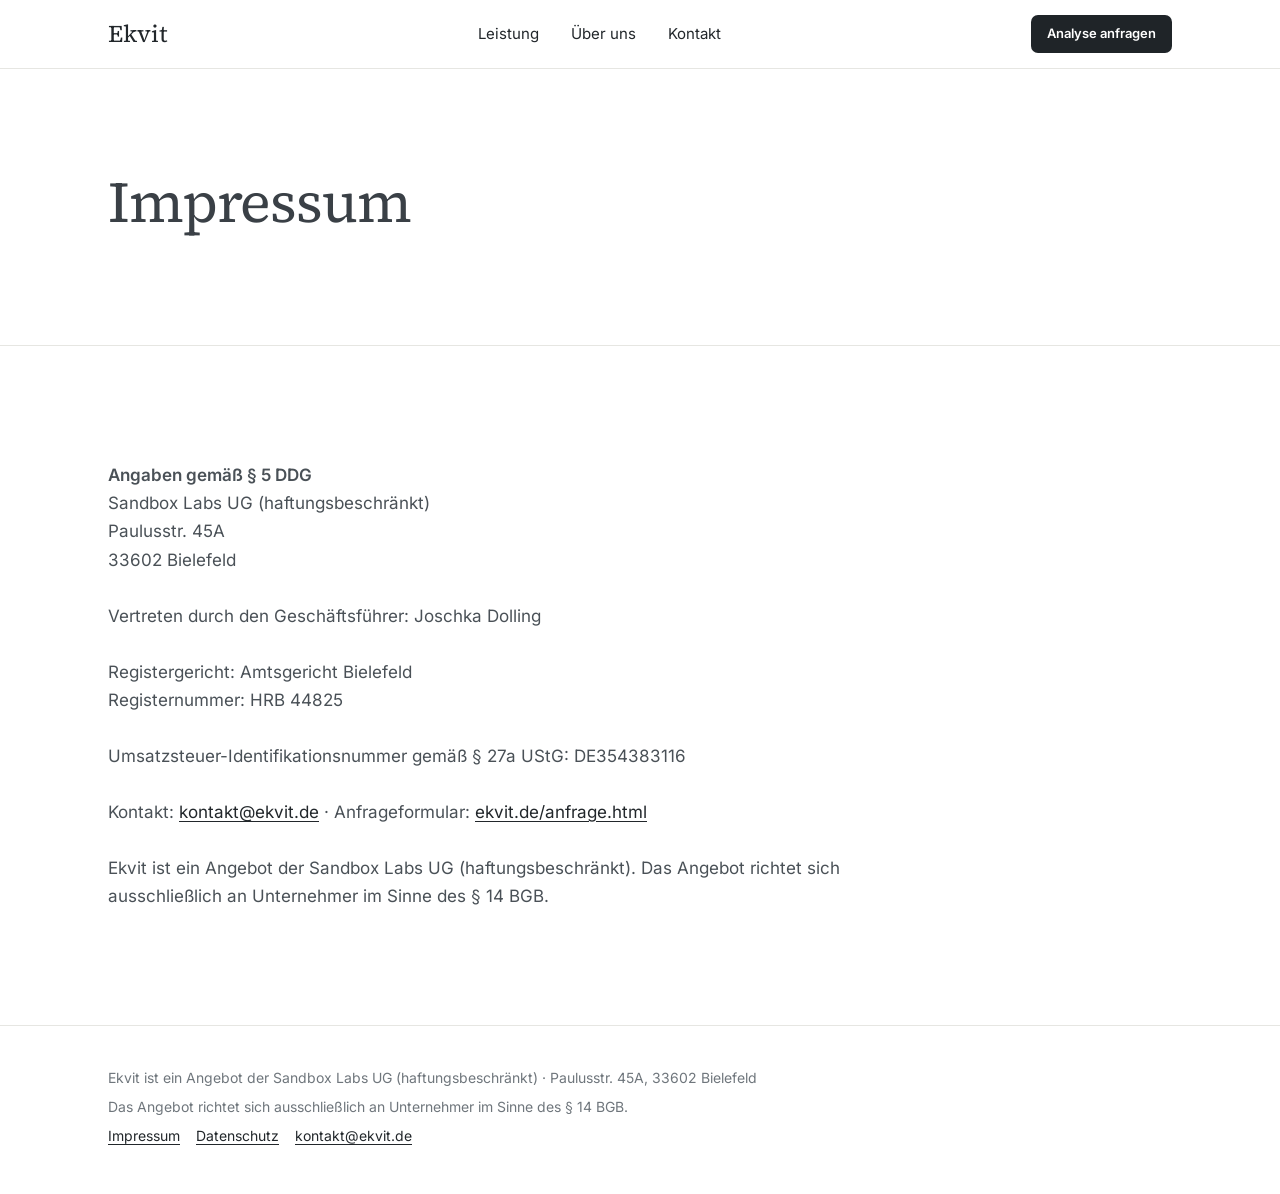
<file: impressum.html>
<!doctype html>
<html lang="de"><head><meta charset="utf-8"><meta name="viewport" content="width=device-width,initial-scale=1">
<title>Impressum – Ekvit</title><meta name="robots" content="noindex">
<!-- Website (rg-31, Copy 04-03) · erzeugt von web/seiten.py aus web/copy/website.md – nicht von Hand -->
<link rel="stylesheet" href="basis.css">
</head><body>
<header class="kopf"><div class="breite kopf-innen"><a class="wortmarke" href="/" aria-label="Ekvit Startseite">Ekvit</a><nav class="nav" aria-label="Hauptnavigation"><a href="/produkt">Leistung</a><a href="/ueber-uns">Über uns</a><a href="/kontakt">Kontakt</a></nav><a class="k k--primaer k--klein" href="/anfrage">Analyse anfragen</a></div></header>
<main>
<section class="hero"><div class="breite"><h1>Impressum</h1></div></section>
<section class="sek sek--hell"><div class="breite"><div class="rechtstext"><strong>Angaben gemäß § 5 DDG</strong><br>Sandbox Labs UG (haftungsbeschränkt)<br>Paulusstr. 45A<br>33602 Bielefeld<br><br>Vertreten durch den Geschäftsführer: Joschka Dolling<br><br>Registergericht: Amtsgericht Bielefeld<br>Registernummer: HRB 44825<br><br>Umsatzsteuer-Identifikationsnummer gemäß § 27a UStG: DE354383116<br><br>Kontakt: <a href="mailto:kontakt@ekvit.de">kontakt@ekvit.de</a> · Anfrageformular: <a href="/anfrage">ekvit.de/anfrage.html</a><br><br>Ekvit ist ein Angebot der Sandbox Labs UG (haftungsbeschränkt). Das Angebot richtet sich ausschließlich an Unternehmer im Sinne des § 14 BGB.</div></div></section>
</main>
<footer class="fuss"><div class="breite fuss-innen"><p>Ekvit ist ein Angebot der Sandbox Labs UG (haftungsbeschränkt) · Paulusstr. 45A, 33602 Bielefeld</p><p>Das Angebot richtet sich ausschließlich an Unternehmer im Sinne des § 14 BGB.</p><p class="fuss-links"><a href="/impressum">Impressum</a><a href="/datenschutz">Datenschutz</a><a href="mailto:kontakt@ekvit.de">kontakt@ekvit.de</a></p></div></footer>
</body></html>
</file>
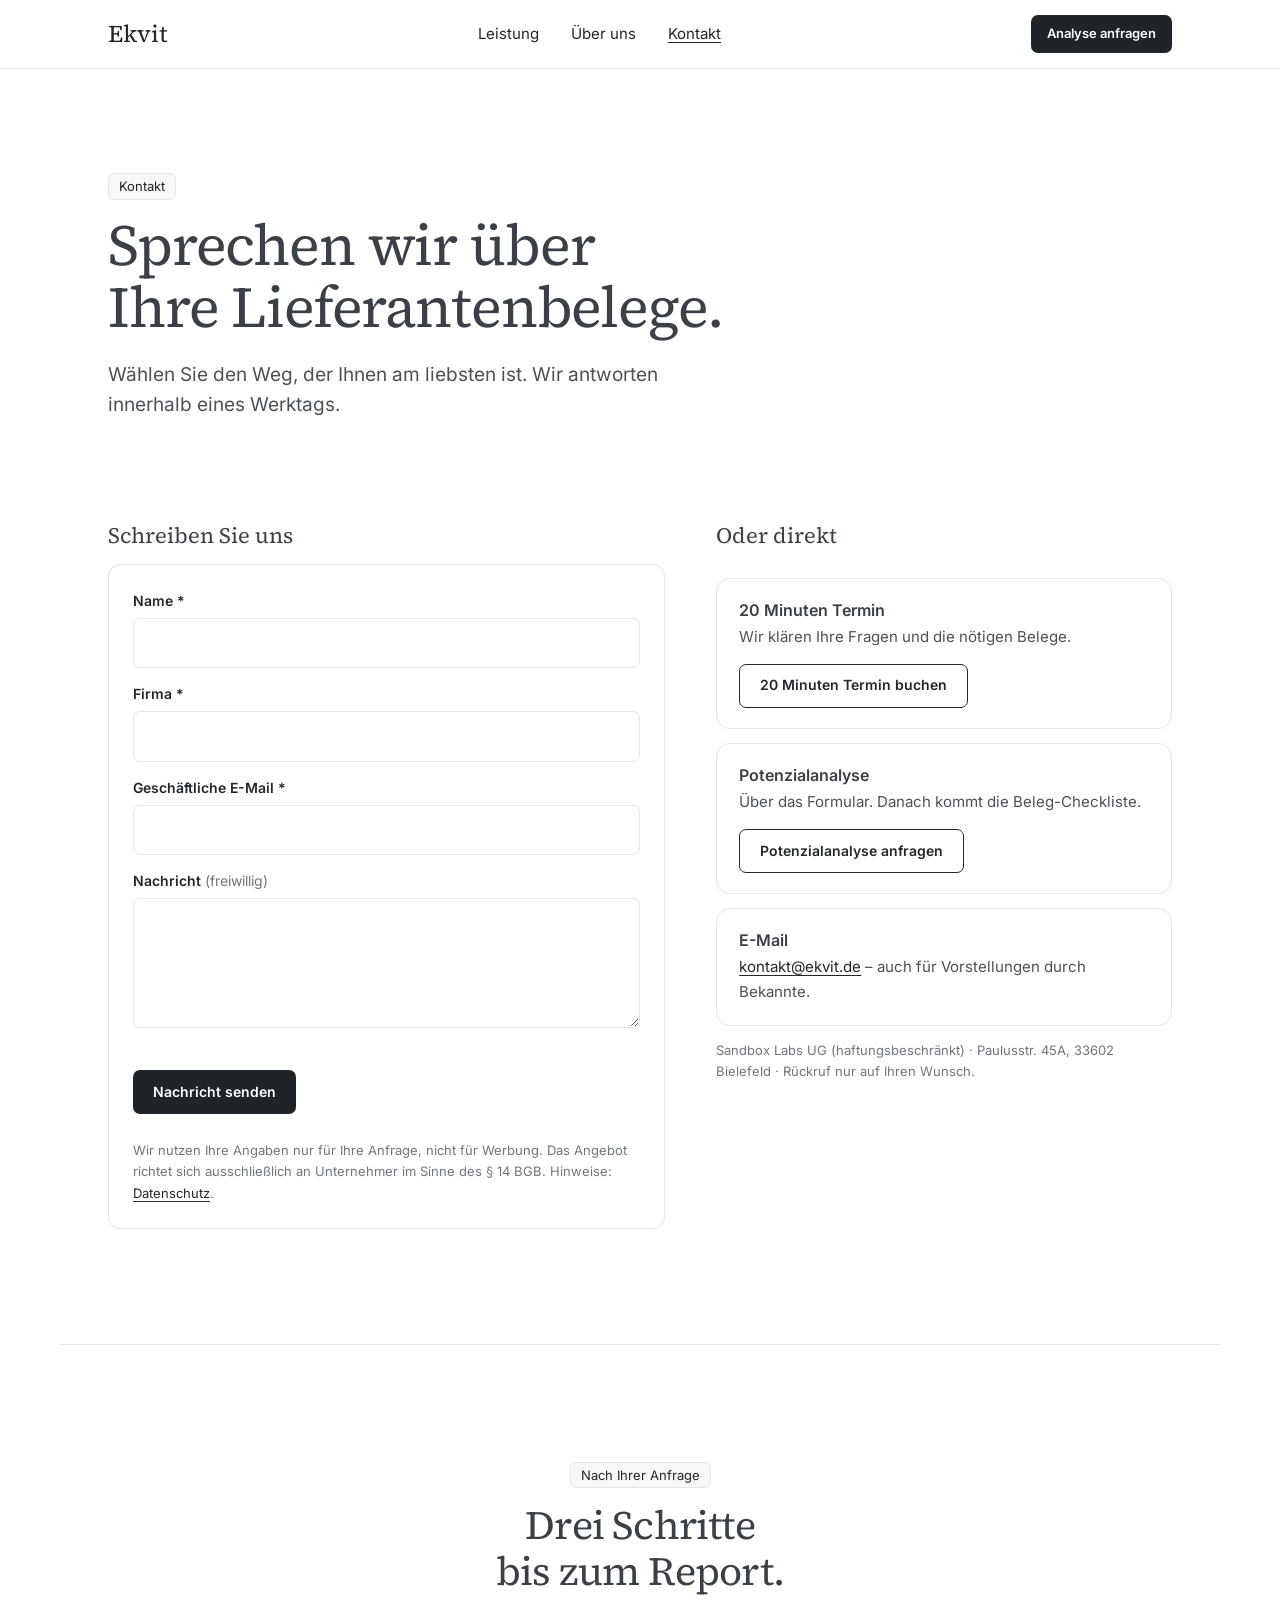
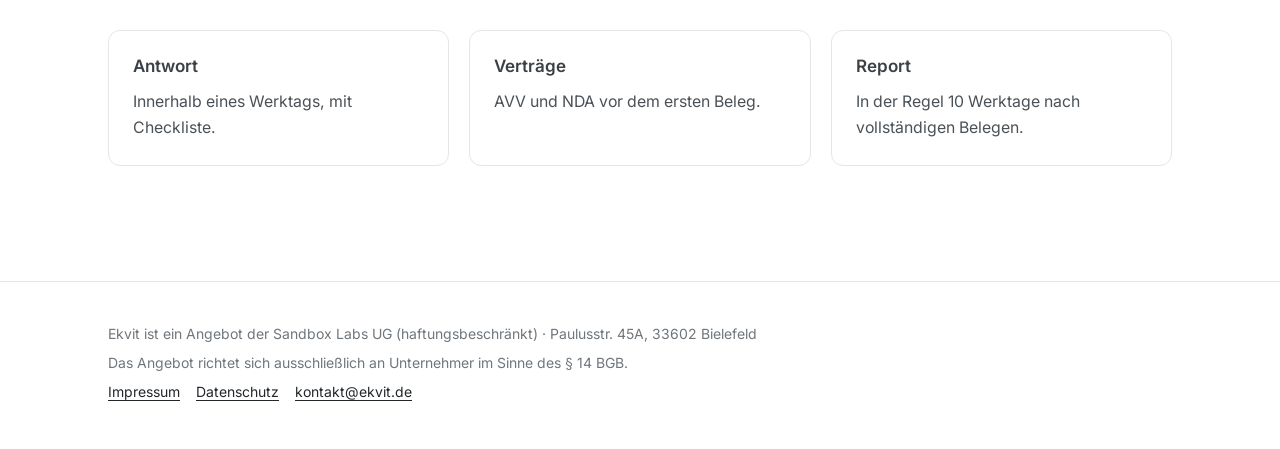
<file: kontakt.html>
<!doctype html>
<html lang="de"><head><meta charset="utf-8"><meta name="viewport" content="width=device-width,initial-scale=1">
<title>Kontakt – Ekvit</title><meta name="description" content="Potenzialanalyse anfragen, Termin buchen oder schreiben: kontakt@ekvit.de"><meta name="robots" content="index, follow">
<!-- Website final (rg-43) · erzeugt von web/design_export.py aus dem Design-Canvas – nicht von Hand -->
<link rel="stylesheet" href="design.css"><link rel="stylesheet" href="seite-kontakt.css">
</head><body>
<div class="seite">
<header class="kopf"><div class="breite kopf-innen"><a class="wortmarke"  aria-label="Ekvit Startseite" href="/">Ekvit</a><nav class="nav" aria-label="Hauptnavigation"><a href="/produkt">Leistung</a><a href="/ueber-uns">Über uns</a><a aria-current="page" href="/kontakt">Kontakt</a></nav><a class="k k--primaer k--klein" href="/anfrage">Analyse anfragen</a></div></header>
<main>
<section class="hero"><div class="breite"><p class="eyebrow">Kontakt</p><h1>Sprechen wir über Ihre Lieferantenbelege.</h1><p class="lead">Wählen Sie den Weg, der Ihnen am liebsten ist. Wir antworten innerhalb eines Werktags.</p></div></section>
<section class="sek sek--hell" id="kontaktwege"><div class="breite kw"><div><p class="kw-titel">Schreiben Sie uns</p><div class="form-karte"><form class="formular" data-formular="kontakt" action="https://docs.google.com/forms/d/e/1FAIpQLSdCH_xW-k5xTzCW573gmK9lcO0mp-yrHt_aagwrgDGo9osytw/formResponse" method="post" accept-charset="utf-8"><label class="feld" for="kontakt-1"><span class="feld-titel">Name <span aria-hidden="true">*</span></span><input id="kontakt-1" type="text" name="entry.1455541992" autocomplete="name" maxlength="200" required></label><label class="feld" for="kontakt-2"><span class="feld-titel">Firma <span aria-hidden="true">*</span></span><input id="kontakt-2" type="text" name="entry.1460851841" autocomplete="organization" maxlength="200" required></label><label class="feld" for="kontakt-3"><span class="feld-titel">Geschäftliche E-Mail <span aria-hidden="true">*</span></span><input id="kontakt-3" type="email" name="entry.1759982003" autocomplete="email" maxlength="200" required></label><label class="feld" for="kontakt-4"><span class="feld-titel">Nachricht <span class="feld-opt">(freiwillig)</span></span><textarea id="kontakt-4" name="entry.16233854" rows="4"></textarea></label><label class="hp" aria-hidden="true">Bitte leer lassen<input name="website" tabindex="-1" autocomplete="off"></label><div class="knoepfe"><button class="k k--primaer" type="submit">Nachricht senden</button></div><p class="klein">Wir nutzen Ihre Angaben nur für Ihre Anfrage, nicht für Werbung. Das Angebot richtet sich ausschließlich an Unternehmer im Sinne des § 14 BGB. Hinweise: <a href="/datenschutz">Datenschutz</a>.</p></form><div class="form-ok" role="status" tabindex="-1" hidden><strong>Danke für Ihre Nachricht. Wir antworten innerhalb eines Werktags.</strong></div><div class="form-fehler" role="alert" tabindex="-1" hidden>Das hat nicht geklappt. Bitte nutzen Sie <a href="https://docs.google.com/forms/d/e/1FAIpQLSdCH_xW-k5xTzCW573gmK9lcO0mp-yrHt_aagwrgDGo9osytw/viewform" target="_blank" rel="noopener">dieses Formular</a> oder schreiben Sie an <a href="mailto:kontakt@ekvit.de">kontakt@ekvit.de</a>.</div></div><script src="formular.js" defer></script></div><div class="kw-wege"><p class="kw-titel">Oder direkt</p><div class="kw-k"><h3>20 Minuten Termin</h3><p>Wir klären Ihre Fragen und die nötigen Belege.</p><a class="k k--sekundaer" href="https://calendar.google.com/calendar/appointments/schedules/AcZssZ3uC3ZN68b54OTryNrmzPk_sXQylWdUmdG-zb9akarQ4tVUUO0o4DSS9LZmssKKbKJH_wtVUMwU" target="_blank" rel="noopener">20 Minuten Termin buchen</a></div><div class="kw-k"><h3>Potenzialanalyse</h3><p>Über das Formular. Danach kommt die Beleg-Checkliste.</p><a class="k k--sekundaer" href="/anfrage">Potenzialanalyse anfragen</a></div><div class="kw-k"><h3>E-Mail</h3><p><a href="mailto:kontakt@ekvit.de">kontakt@ekvit.de</a> – auch für Vorstellungen durch Bekannte.</p></div><p class="kw-adr">Sandbox Labs UG (haftungsbeschränkt) · Paulusstr. 45A, 33602 Bielefeld · Rückruf nur auf Ihren Wunsch.</p></div></div></section>
<section class="sek sek--hell" id="danach"><div class="breite kopf-mitte"><p class="eyebrow">Nach Ihrer Anfrage</p><h2>Drei Schritte bis zum Report.</h2><div class="karten karten--3" style="text-align:left"><div class="karte"><h3>Antwort</h3><p>Innerhalb eines Werktags, mit Checkliste.</p></div><div class="karte"><h3>Verträge</h3><p>AVV und NDA vor dem ersten Beleg.</p></div><div class="karte"><h3>Report</h3><p>In der Regel 10 Werktage nach vollständigen Belegen.</p></div></div></div></section>
</main>
<footer class="fuss"><div class="breite fuss-innen"><p>Ekvit ist ein Angebot der Sandbox Labs UG (haftungsbeschränkt) · Paulusstr. 45A, 33602 Bielefeld</p><p>Das Angebot richtet sich ausschließlich an Unternehmer im Sinne des § 14 BGB.</p><p class="fuss-links"><a href="/impressum">Impressum</a><a href="/datenschutz">Datenschutz</a><a href="mailto:kontakt@ekvit.de">kontakt@ekvit.de</a></p></div></footer>
</div>

</body></html>
</file>
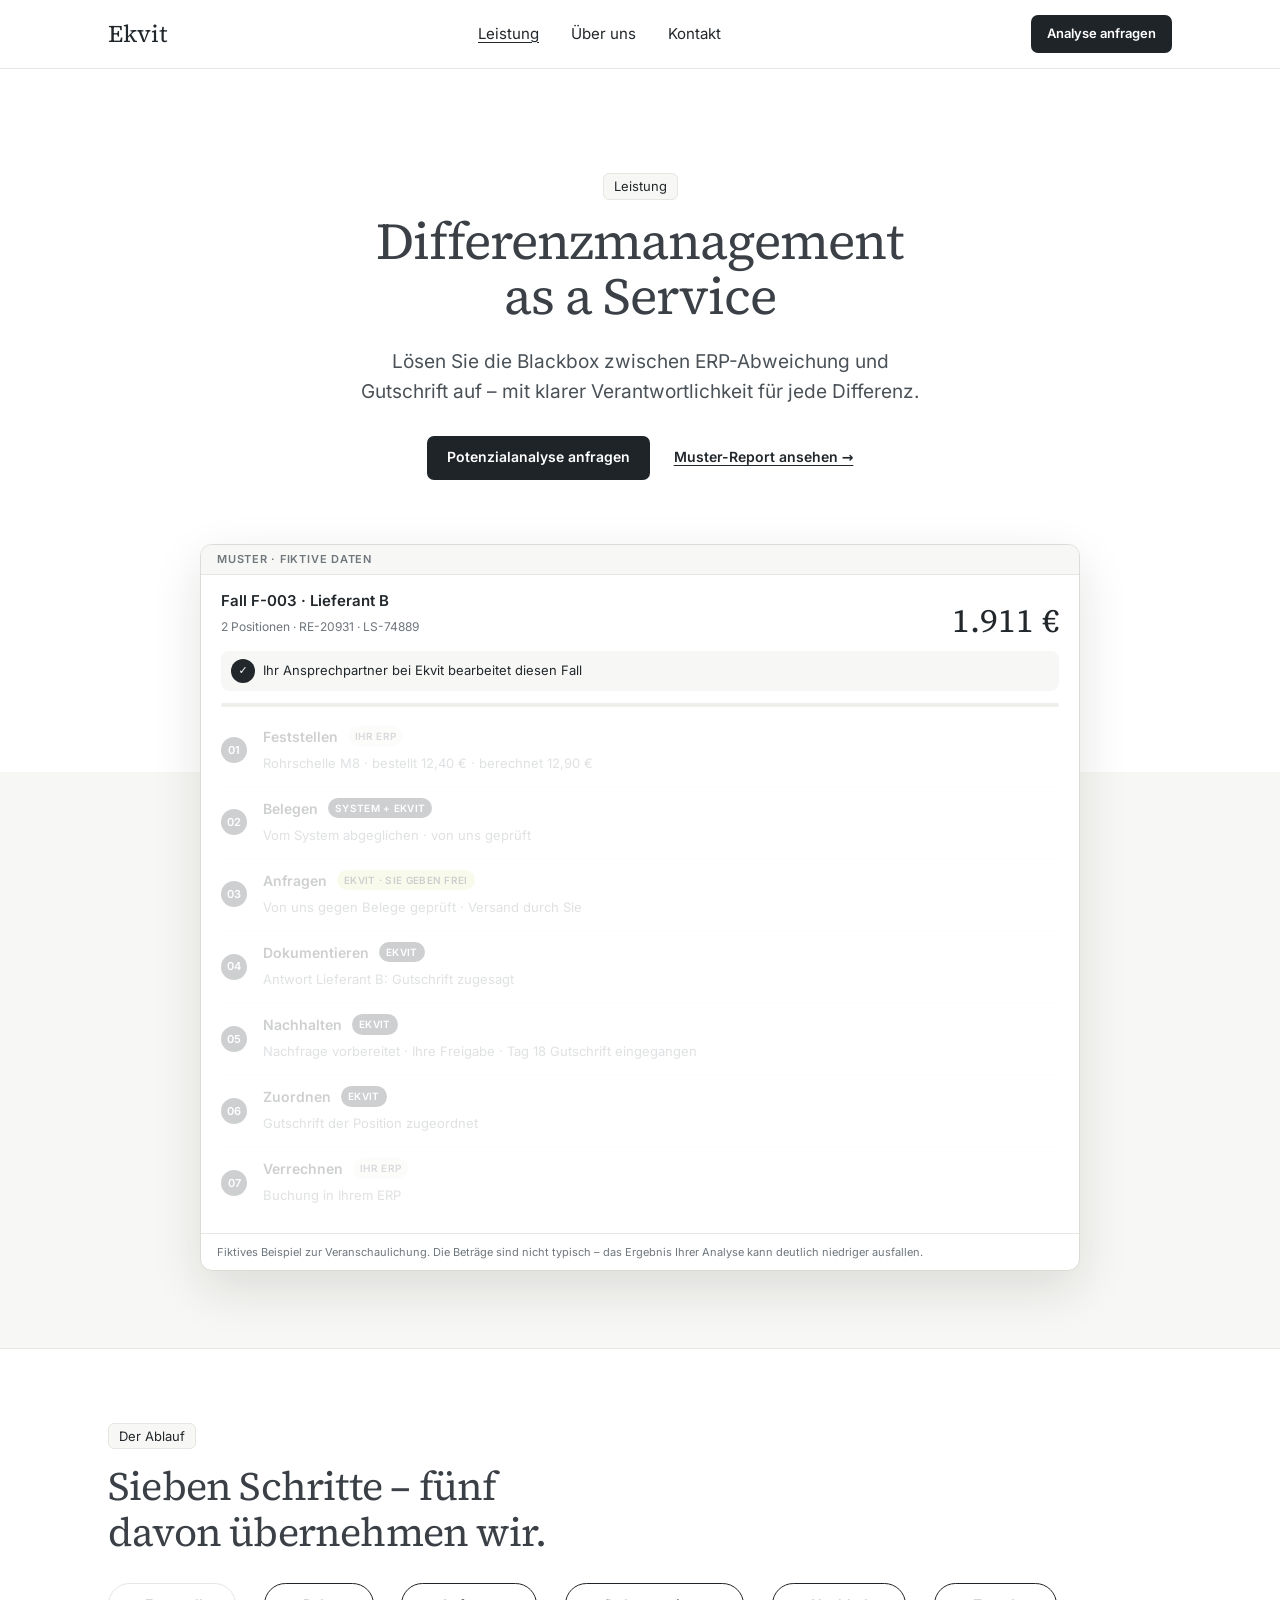
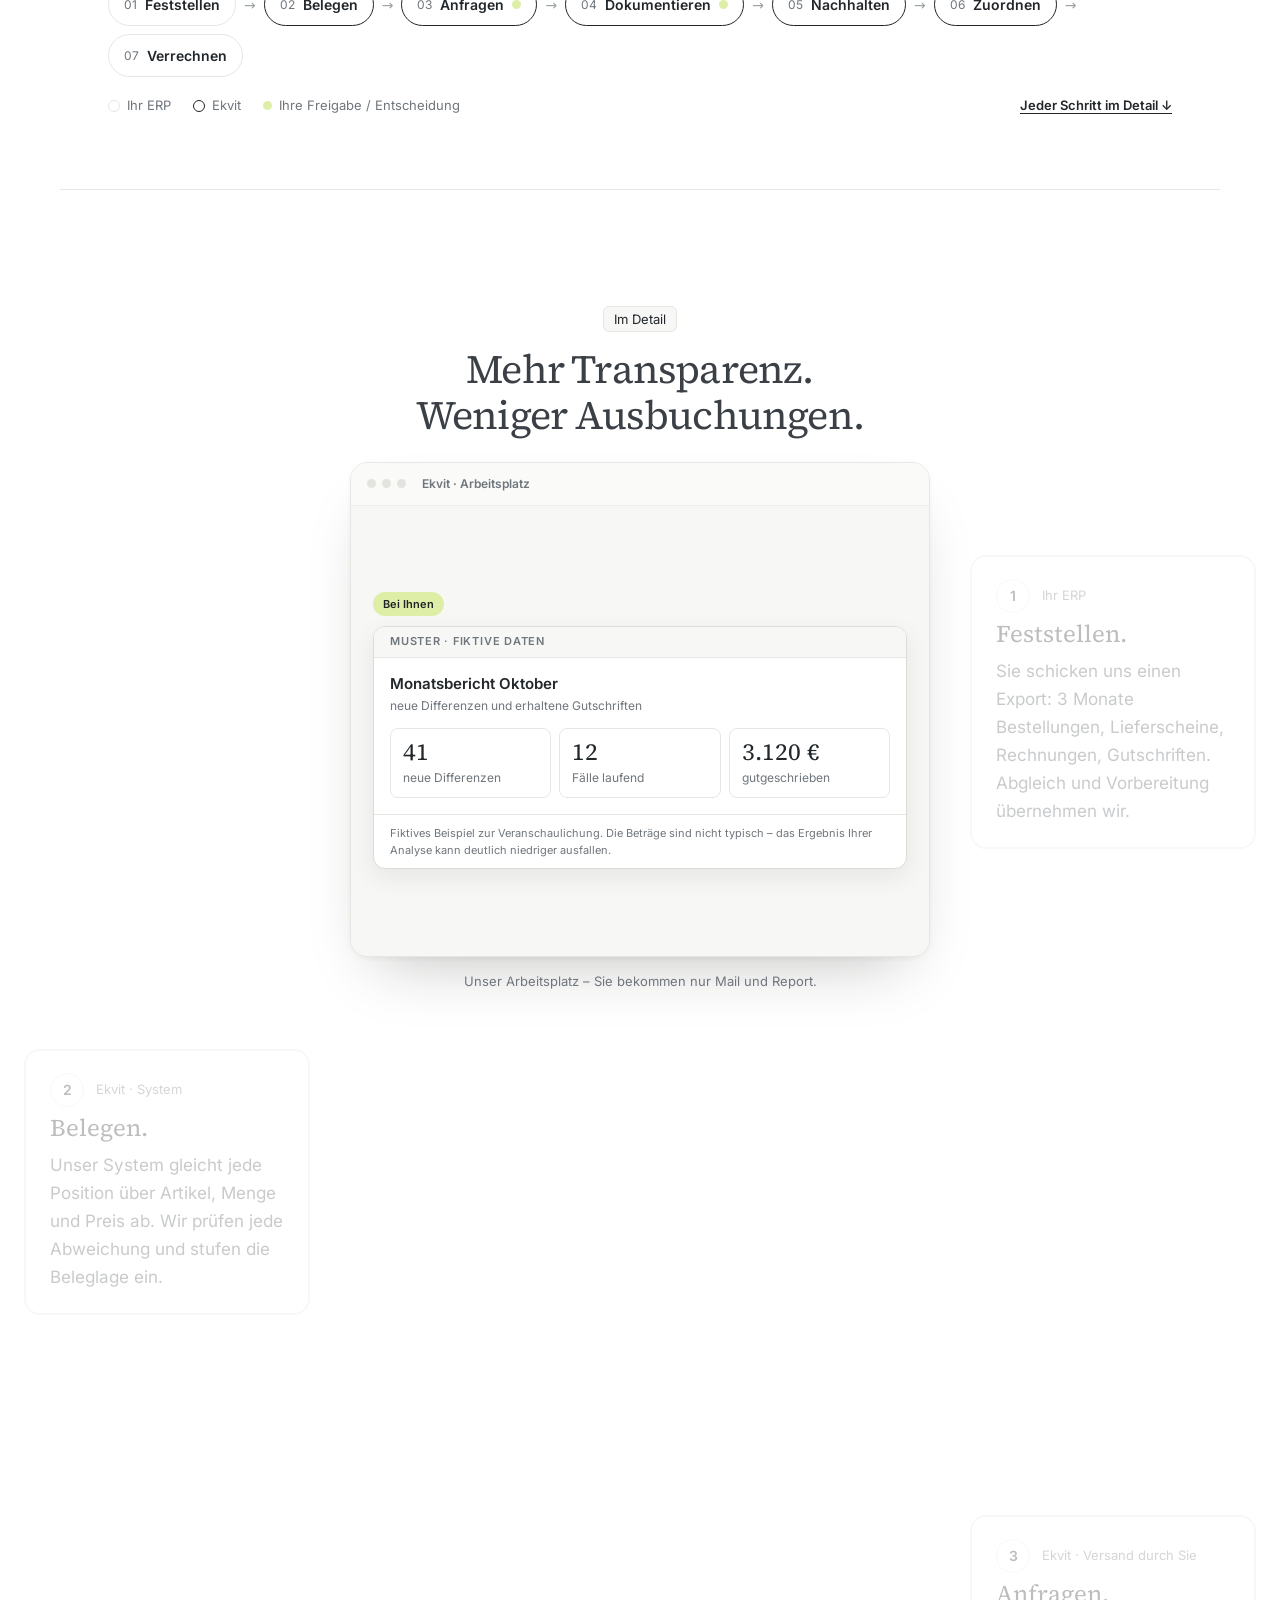
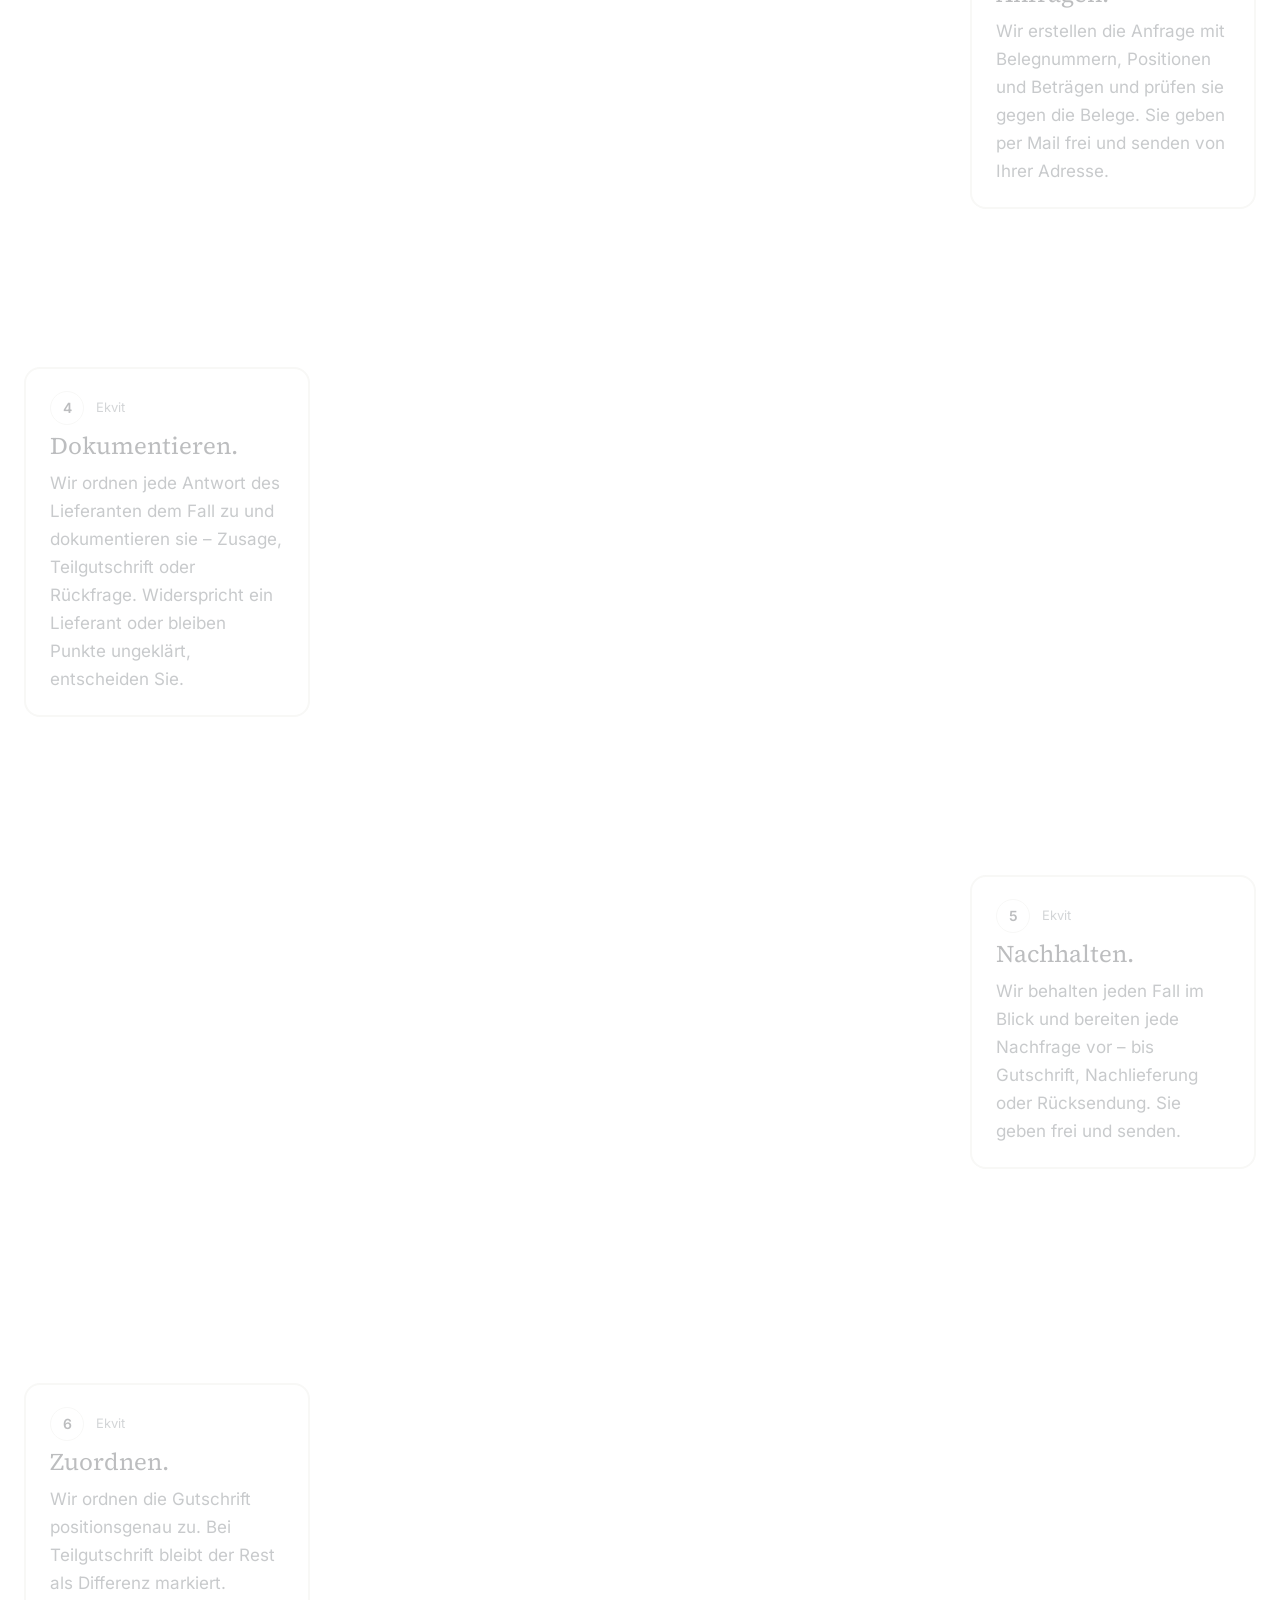
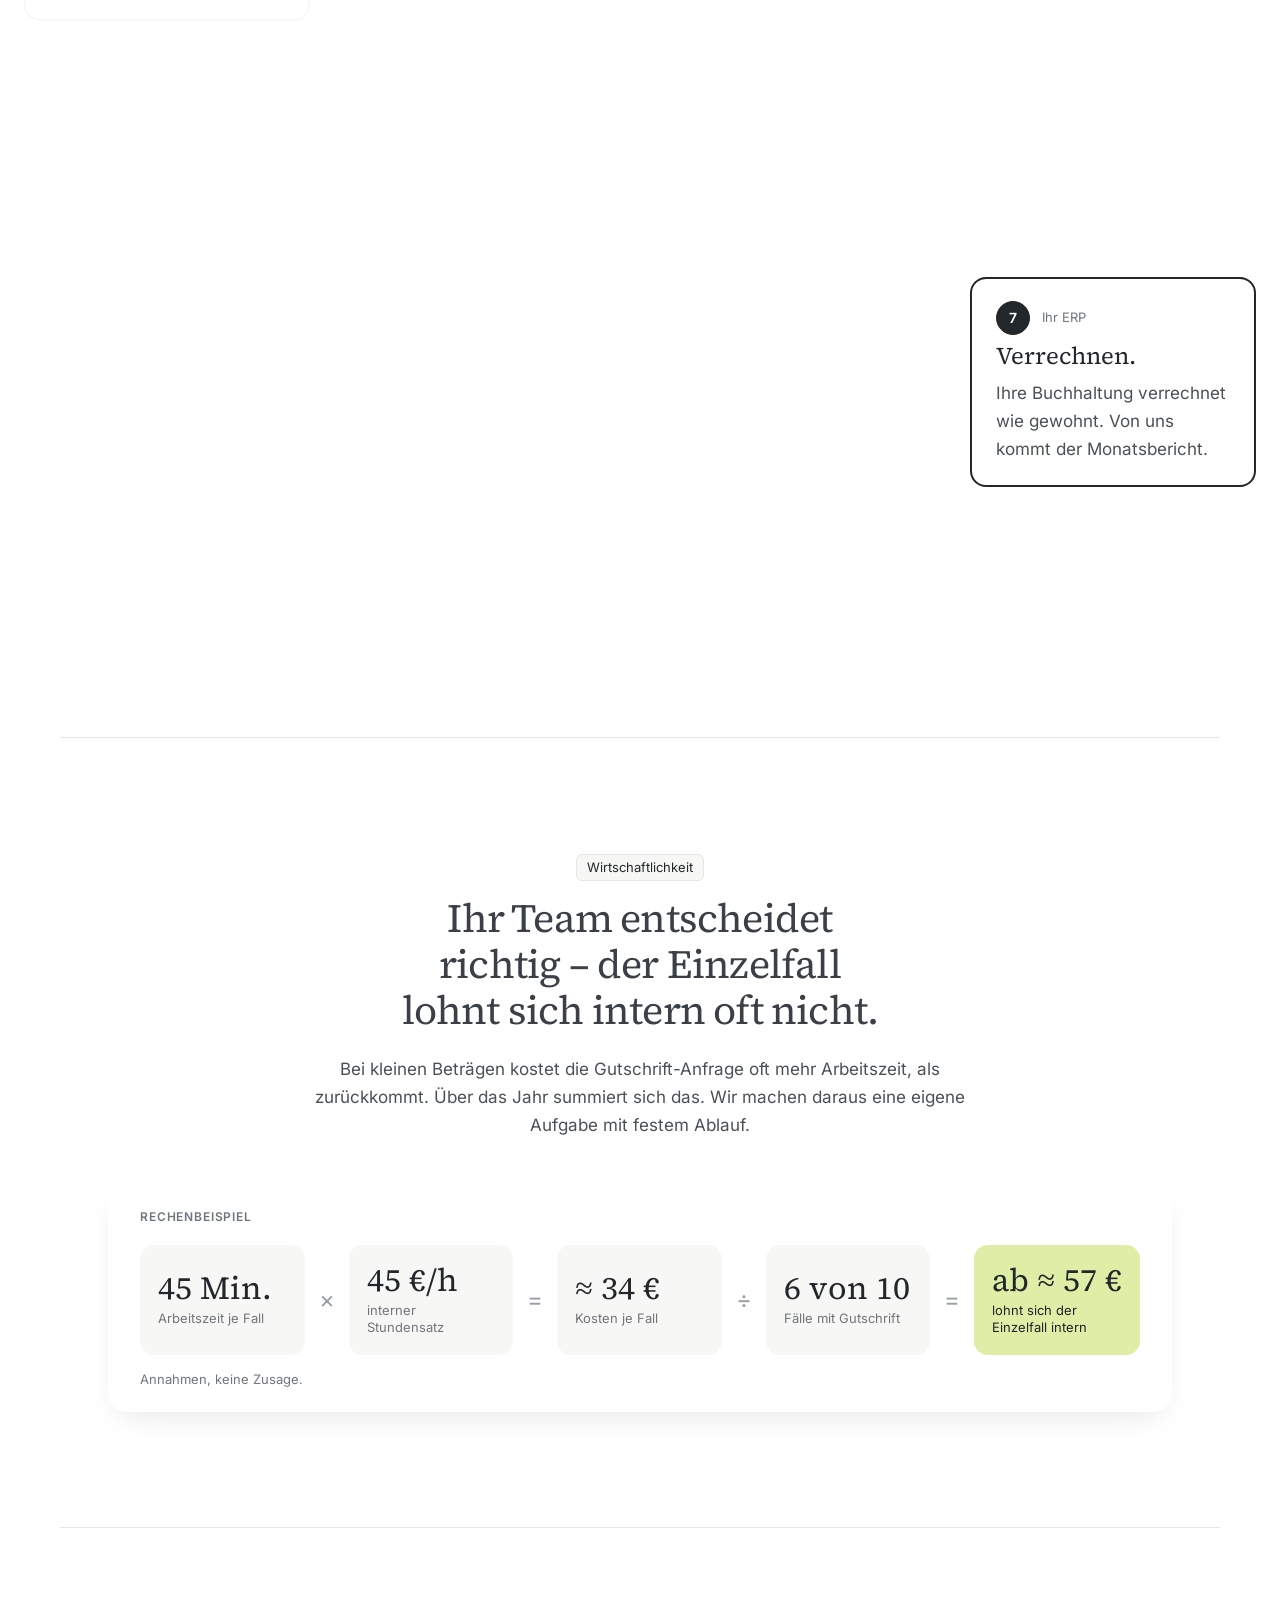
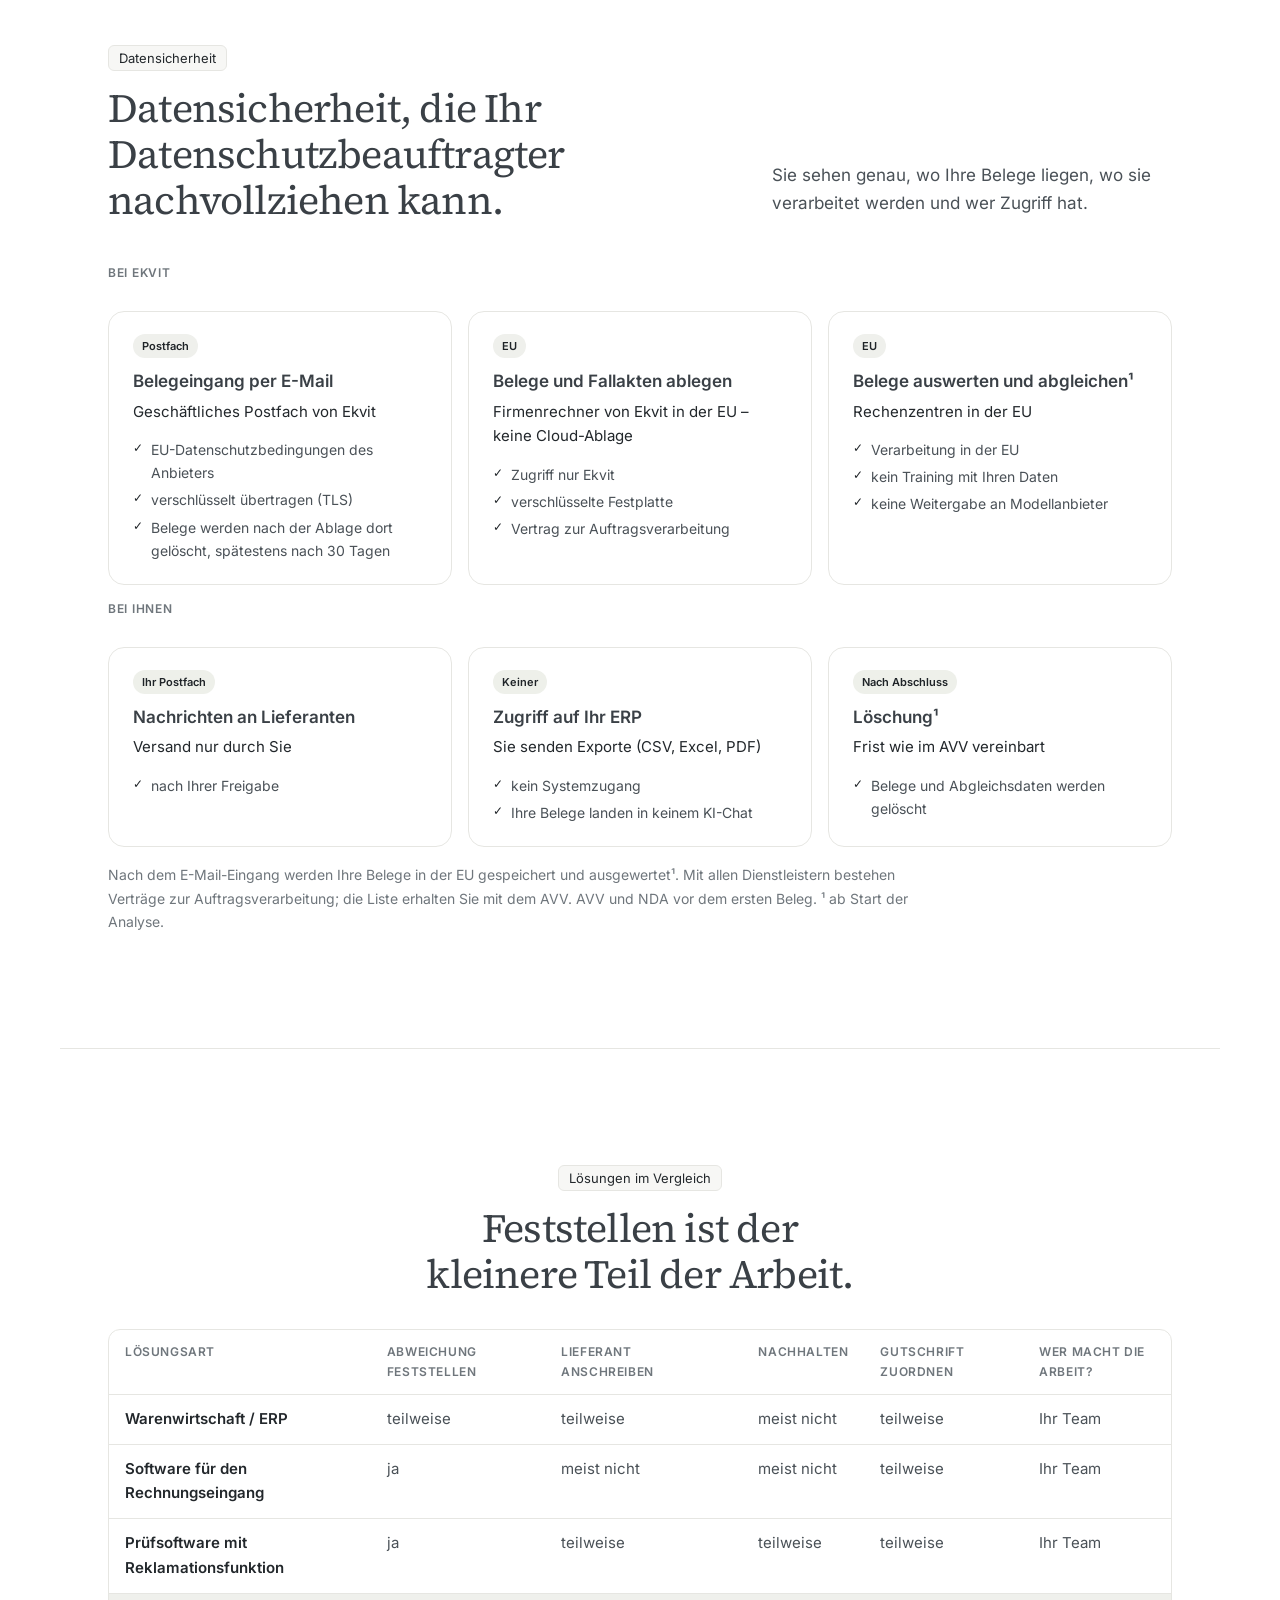
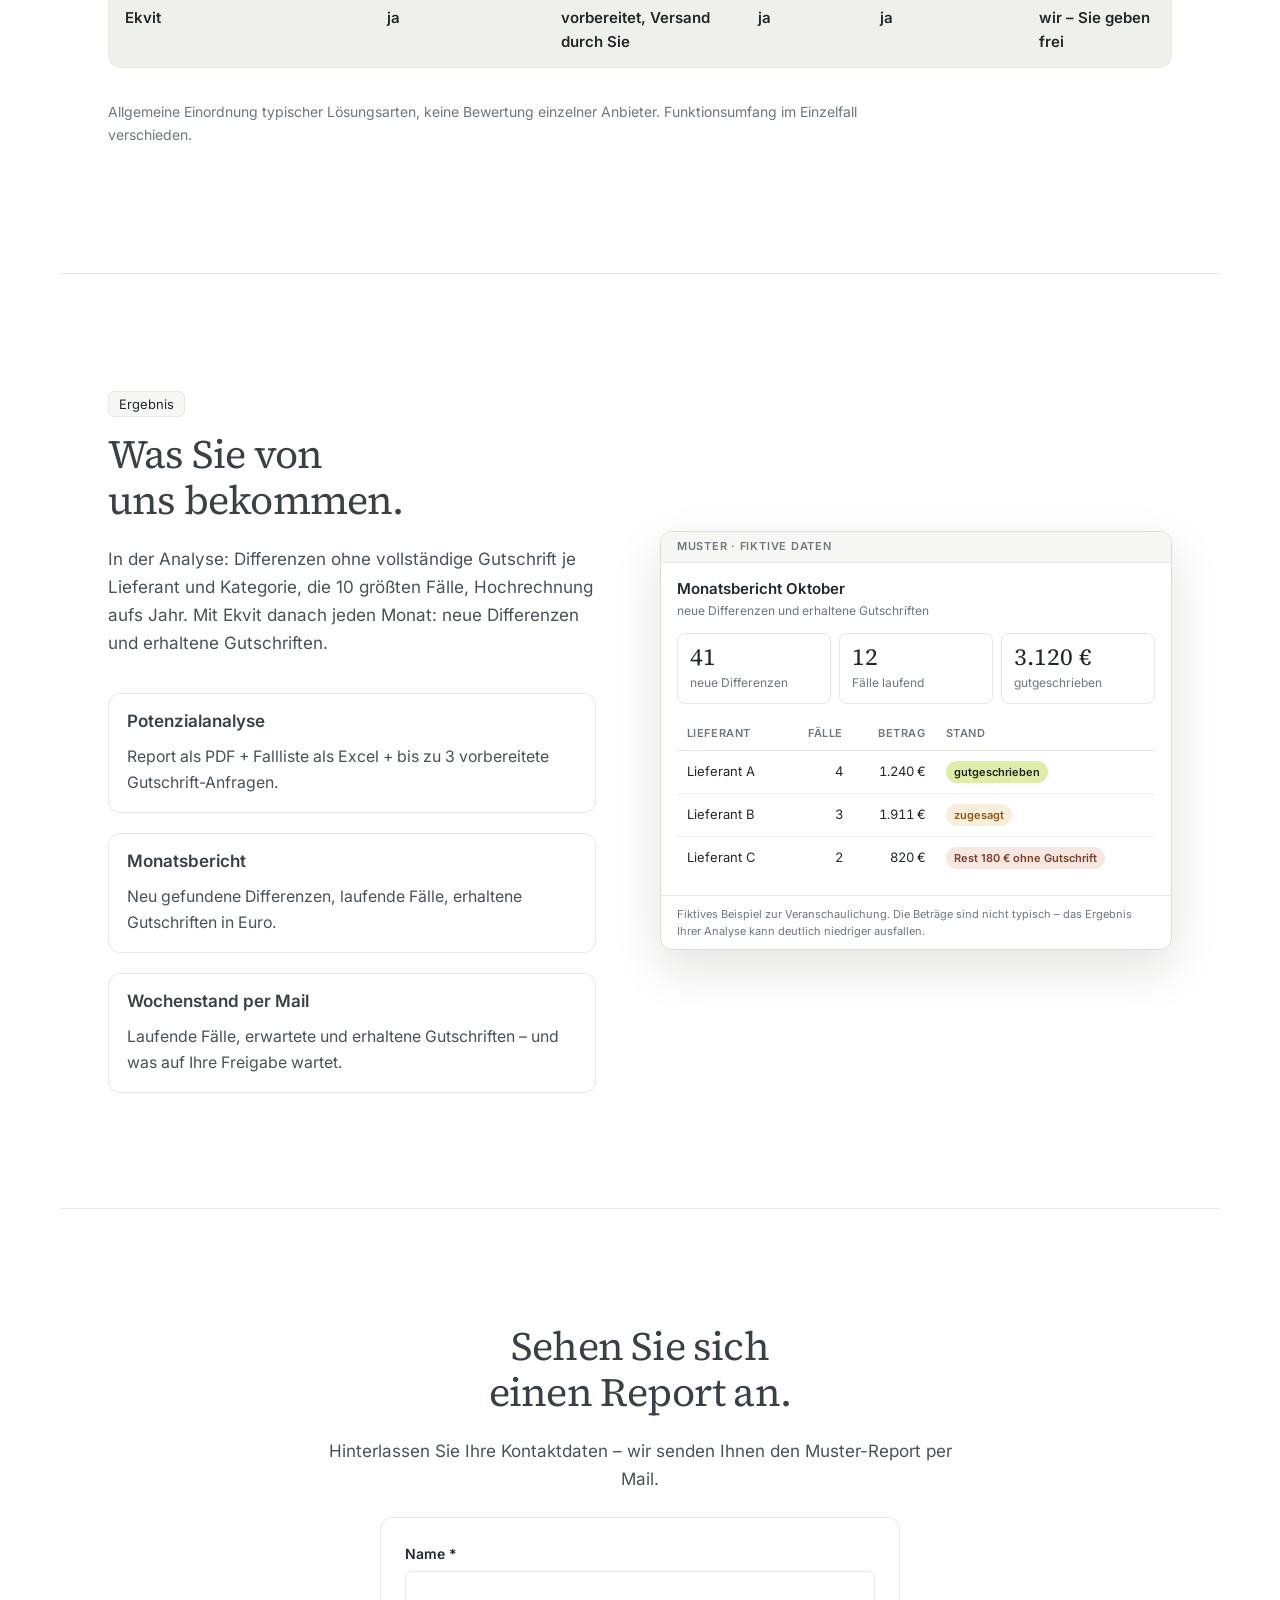
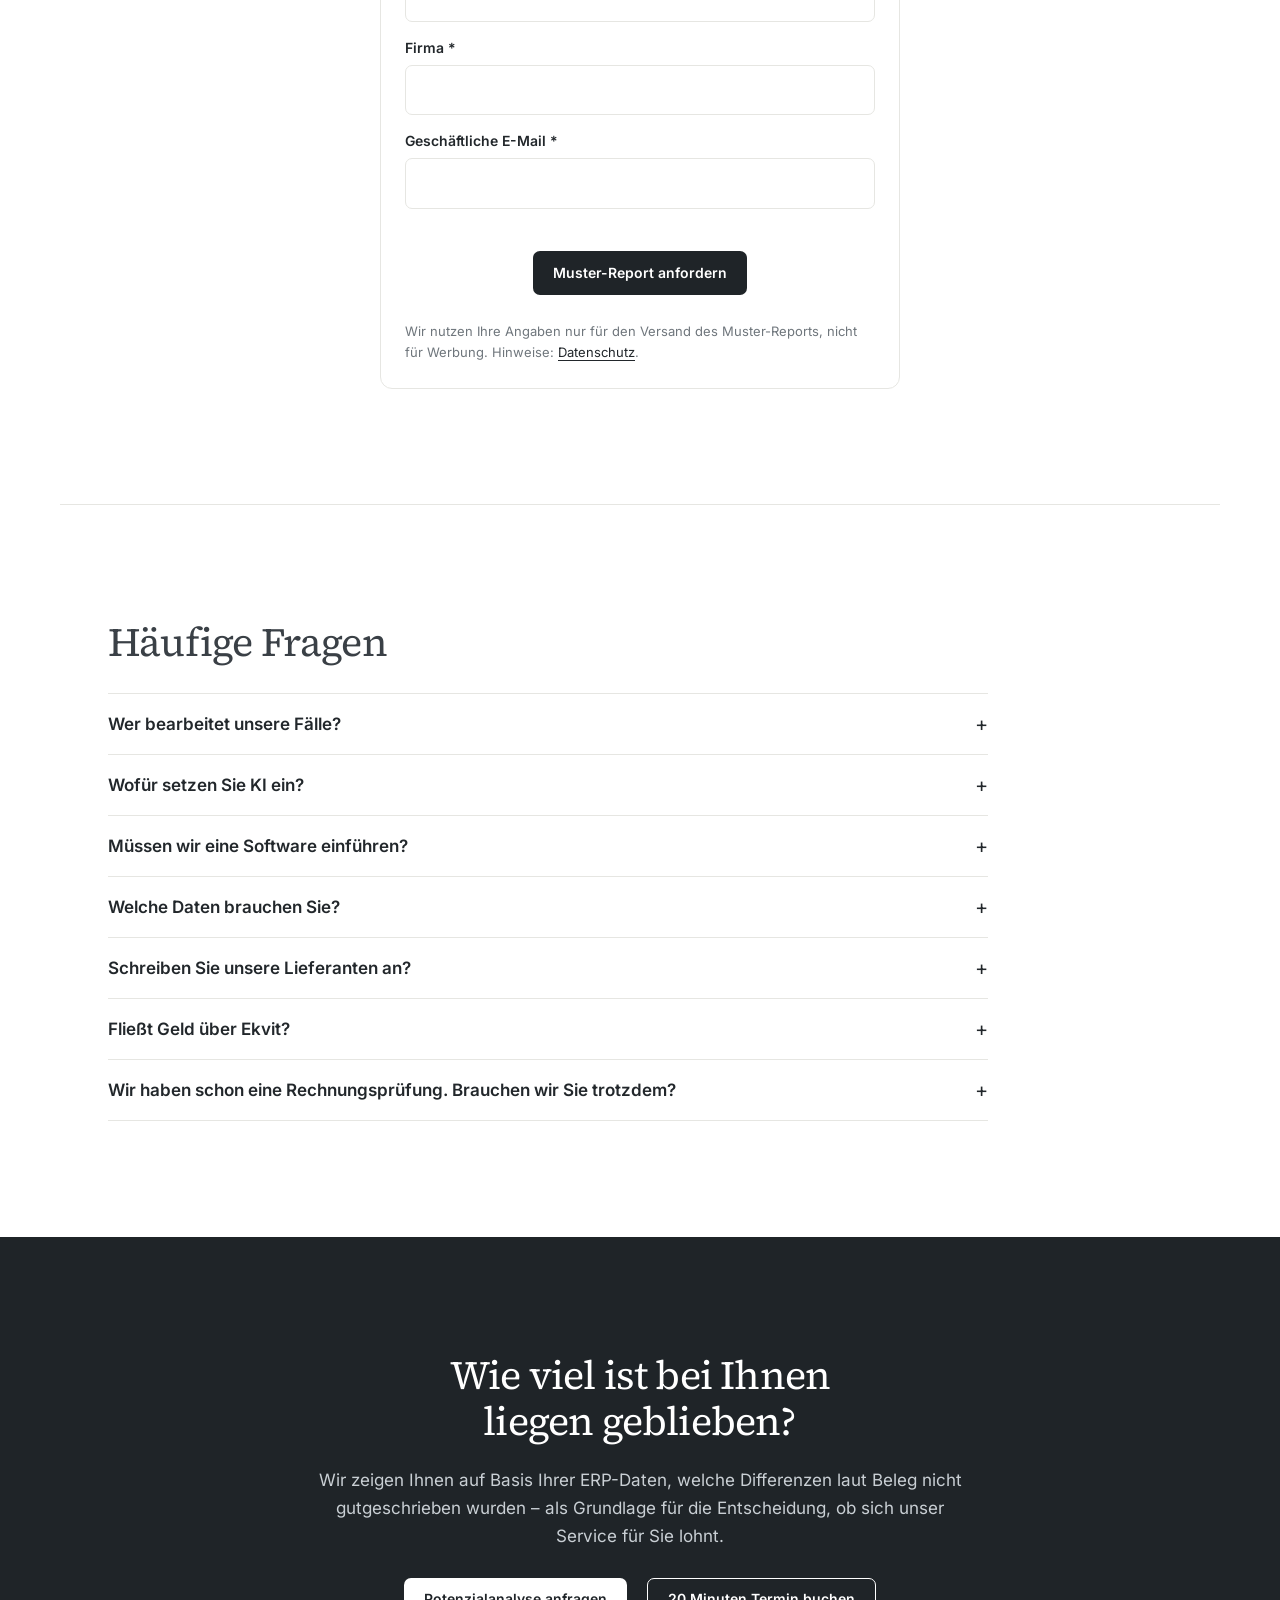
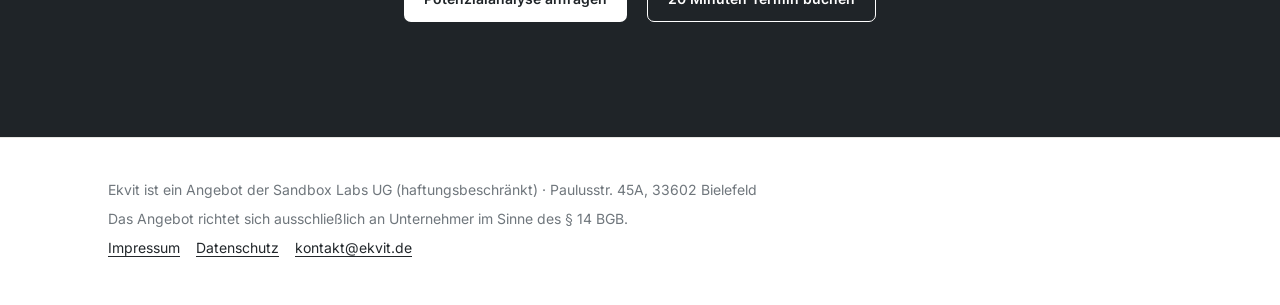
<file: produkt.html>
<!doctype html>
<html lang="de"><head><meta charset="utf-8"><meta name="viewport" content="width=device-width,initial-scale=1">
<title>Leistung – Differenzmanagement as a Service · Ekvit</title><meta name="description" content="Abgleich Ihrer Wareneinkäufe auf Basis Ihrer ERP-Daten, Prüfung durch uns, Freigabe durch Sie: wie Ekvit Differenzen bei Lieferanten bis zur vollständigen Korrektur verfolgt."><meta name="robots" content="index, follow">
<!-- Website final (rg-43) · erzeugt von web/design_export.py aus dem Design-Canvas – nicht von Hand -->
<link rel="stylesheet" href="design.css"><link rel="stylesheet" href="seite-produkt.css">
</head><body>
<div class="seite">
<header class="kopf"><div class="breite kopf-innen"><a class="wortmarke"  aria-label="Ekvit Startseite" href="/">Ekvit</a><nav class="nav" aria-label="Hauptnavigation"><a aria-current="page" href="/produkt">Leistung</a><a href="/ueber-uns">Über uns</a><a href="/kontakt">Kontakt</a></nav><a class="k k--primaer k--klein" href="/anfrage">Analyse anfragen</a></div></header>
<main>
<section class="hero zentriert mit-bild-unten"><div class="breite"><p class="eyebrow">Leistung</p><h1>Differenzmanagement as a Service</h1><p class="lead">Lösen Sie die Blackbox zwischen ERP-Abweichung und Gutschrift auf – mit klarer Verantwortlichkeit für jede Differenz.</p><div class="knoepfe"><a class="k k--primaer" href="/anfrage">Potenzialanalyse anfragen</a><a class="k k--text" href="#musterreport">Muster-Report ansehen →</a></div></div><div class="breite"><div class="buehne-unten"><figure class="mu ani" aria-label="Animiertes Beispiel: ein Fall von der Abweichung bis zur Gutschrift (Muster, fiktive Daten)"><div class="mu-band">Muster · fiktive Daten</div><div class="ani-kopf"><div><strong>Fall F-003 · Lieferant B</strong><small>2 Positionen · RE-20931 · LS-74889</small></div><b class="mu-summe">1.911 €</b></div><p class="ani-ap"><i aria-hidden="true">✓</i>Ihr Ansprechpartner bei Ekvit bearbeitet diesen Fall</p><div class="ani-balken" aria-hidden="true"><span></span></div><ol class="ani-liste"><li class="a1"><span class="ani-nr">01</span><div><b>Feststellen <small class="ani-wer ani-wer--erp">Ihr ERP</small></b><span>Rohrschelle M8 · bestellt 12,40 € · berechnet 12,90 €</span></div><em class="pill pill--offen">Abweichung</em></li><li class="a2"><span class="ani-nr">02</span><div><b>Belegen <small class="ani-wer ani-wer--team">System + Ekvit</small></b><span>Vom System abgeglichen · von uns geprüft</span></div><em class="pill pill--neutral">belegt</em></li><li class="a3"><span class="ani-nr">03</span><div><b>Anfragen <small class="ani-wer ani-wer--sie">Ekvit · Sie geben frei</small></b><span>Von uns gegen Belege geprüft · Versand durch Sie</span></div><em class="pill ani-lime">Ihre Freigabe</em></li><li class="a4"><span class="ani-nr">04</span><div><b>Dokumentieren <small class="ani-wer ani-wer--team">Ekvit</small></b><span>Antwort Lieferant B: Gutschrift zugesagt</span></div><em class="pill pill--mittel">zugesagt</em></li><li class="a5"><span class="ani-nr">05</span><div><b>Nachhalten <small class="ani-wer ani-wer--team">Ekvit</small></b><span>Nachfrage vorbereitet · Ihre Freigabe · Tag 18 Gutschrift eingegangen</span></div><em class="pill pill--neutral">Tag 18</em></li><li class="a6"><span class="ani-nr">06</span><div><b>Zuordnen <small class="ani-wer ani-wer--team">Ekvit</small></b><span>Gutschrift der Position zugeordnet</span></div><em class="pill pill--ok">gutgeschrieben</em></li><li class="a7"><span class="ani-nr">07</span><div><b>Verrechnen <small class="ani-wer ani-wer--erp">Ihr ERP</small></b><span>Buchung in Ihrem ERP</span></div><em class="pill pill--ok">abgeschlossen</em></li></ol><p class="mu-m">Fiktives Beispiel zur Veranschaulichung. Die Beträge sind nicht typisch – das Ergebnis Ihrer Analyse kann deutlich niedriger ausfallen.</p></figure></div></div></section>
<section class="sek sek--hell" id="uebersicht"><div class="breite"><p class="eyebrow">Der Ablauf</p><h2>Sieben Schritte – fünf davon übernehmen wir.</h2><div class="kurz" role="list" aria-label="Die 7 Schritte: 1 und 7 in Ihrem ERP, 2 bis 6 bei Ekvit, Freigabe bei 3 und Entscheidung bei 4 durch Sie"><span class="kurz-s" role="listitem"><small>01</small>Feststellen</span><span class="kurz-pf" aria-hidden="true">→</span><span class="kurz-s ek" role="listitem"><small>02</small>Belegen</span><span class="kurz-pf" aria-hidden="true">→</span><span class="kurz-s ek" role="listitem"><small>03</small>Anfragen<i aria-hidden="true"></i></span><span class="kurz-pf" aria-hidden="true">→</span><span class="kurz-s ek" role="listitem"><small>04</small>Dokumentieren<i aria-hidden="true"></i></span><span class="kurz-pf" aria-hidden="true">→</span><span class="kurz-s ek" role="listitem"><small>05</small>Nachhalten</span><span class="kurz-pf" aria-hidden="true">→</span><span class="kurz-s ek" role="listitem"><small>06</small>Zuordnen</span><span class="kurz-pf" aria-hidden="true">→</span><span class="kurz-s" role="listitem"><small>07</small>Verrechnen</span></div><div class="kurz-leg"><span><b aria-hidden="true"></b>Ihr ERP</span><span><b class="ek" aria-hidden="true"></b>Ekvit</span><span><i aria-hidden="true"></i>Ihre Freigabe / Entscheidung</span><a href="#schritte">Jeder Schritt im Detail ↓</a></div></div></section>
<section class="sek sek--hell" id="schritte"><div class="breite"><div class="sx-kopf"><p class="eyebrow">Im Detail</p><h2>Mehr Transparenz. Weniger Ausbuchungen.</h2></div><div class="sx">
<div class="sx-buehne" aria-hidden="true"><div class="sx-monitor"><div class="sx-bar"><i></i><i></i><i></i><span>Ekvit · Arbeitsplatz</span></div><div class="sx-screen">
<div class="sx-panel" data-k="1"><span class="sx-ort sx-ort--uns">Bei uns</span><figure class="mu" aria-label="Belegeingang (Muster, fiktive Daten)"><div class="mu-band">Muster · fiktive Daten</div><div class="mu-inhalt"><div class="mu-tab"><table><thead><tr><th>Beleg</th><th>Format</th><th class="z">Positionen</th></tr></thead><tbody><tr><td>Bestellungen</td><td>ERP-Export</td><td class="z">1.284</td></tr><tr><td>Lieferscheine / Wareneingang</td><td>ERP-Export</td><td class="z">1.236</td></tr><tr><td>Eingangsrechnungen</td><td>PDF + Export</td><td class="z">1.312</td></tr><tr><td>Lieferantengutschriften</td><td>PDF</td><td class="z">980</td></tr></tbody></table></div><p class="mu-notiz">3 Monate · 4.812 Positionen · kein Zugang zu Ihrem System</p></div></figure></div>
<div class="sx-panel" data-k="2"><span class="sx-ort sx-ort--uns">Bei uns</span><figure class="mu" aria-label="Abgleich (Muster, fiktive Daten)"><div class="mu-band">Muster · fiktive Daten</div><div class="mu-inhalt"><p class="mu-quelle"><span class="pill pill--neutral">Automatischer Abgleich</span> <span class="pill pill--neutral">KI-Zuordnung</span> <span class="pill pill--ok">von uns geprüft</span></p><div class="mu-tab"><table><thead><tr><th>Position</th><th>Bestellt</th><th>Geliefert</th><th>Berechnet</th><th>Ergebnis</th></tr></thead><tbody><tr><td>Kabelkanal 40×60</td><td>100 St.</td><td>92 St.</td><td>100 St.</td><td><span class="pill pill--offen">Fehlmenge</span></td></tr><tr><td>Rohrschelle M8</td><td>12,40 €</td><td>–</td><td>12,90 €</td><td><span class="pill pill--offen">Preis</span></td></tr><tr><td>Lieferung LS-74889</td><td>1×</td><td>1×</td><td>2×</td><td><span class="pill pill--offen">Doppelt</span></td></tr><tr><td>Umwälzpumpe 25-60</td><td>4 St.</td><td>1 beschädigt</td><td>4 St.</td><td><span class="pill pill--offen">Bruch</span></td></tr></tbody></table></div><p class="mu-notiz">Markiert: Abweichung laut Beleg, für die keine passende Gutschrift vorliegt.</p></div></figure></div>
<div class="sx-panel" data-k="3"><span class="sx-ort sx-ort--sie">Bei Ihnen</span><figure class="mu" aria-label="Freigabe-Mail (Muster, fiktive Daten)"><div class="mu-band">Muster · fiktive Daten</div><div class="mu-inhalt"><div class="mu-mail"><div class="mu-mail-kopf"><span>Betreff</span><b>Freigabe: Gutschrift-Anfrage an Lieferant B · 2 Positionen · 1.911 €</b></div><p>Entwurf an Lieferant B mit Belegnummern RE-20931 und LS-74889, Positionen, Betrag netto zzgl. Umsatzsteuer und der Bitte um Gutschrift bzw. Rechnungskorrektur.</p><div class="mu-knoepfe"><span class="mu-k mu-k--ja">ok</span><span class="mu-k">ändern</span></div><p class="mu-notiz">Ohne Ihre Freigabe geht nichts an Ihren Lieferanten.</p></div></div></figure></div>
<div class="sx-panel" data-k="4"><span class="sx-ort sx-ort--uns">Bei uns</span><figure class="mu" aria-label="Fallstatus (Muster, fiktive Daten)"><div class="mu-band">Muster · fiktive Daten</div><div class="mu-inhalt"><dl class="mu-dl"><div><dt>Fall</dt><dd>F-003 · Lieferant B</dd></div><div><dt>Status</dt><dd><span class="pill pill--mittel">Gutschrift zugesagt</span></dd></div><div><dt>Erwartet</dt><dd class="z">1.911 €</dd></div><div><dt>Seit Anfrage</dt><dd>Tag 7</dd></div></dl></div></figure></div>
<div class="sx-panel" data-k="5"><span class="sx-ort sx-ort--uns">Bei uns</span><figure class="mu" aria-label="Zeitleiste (Muster, fiktive Daten)"><div class="mu-band">Muster · fiktive Daten</div><div class="mu-inhalt"><ol class="mu-zeit"><li><b>Tag 0</b><span>Anfrage erstellt</span></li><li><b>Tag 1</b><span>Ihre Freigabe, Versand durch Sie</span></li><li><b>Tag 7 / 14</b><span>Nachfrage vorbereitet, Ihre Freigabe</span></li><li><b>Tag 18</b><span>Gutschrift zugeordnet</span></li></ol></div></figure></div>
<div class="sx-panel" data-k="6"><span class="sx-ort sx-ort--uns">Bei uns</span><figure class="mu" aria-label="Zuordnung (Muster, fiktive Daten)"><div class="mu-band">Muster · fiktive Daten</div><div class="mu-inhalt"><div class="mu-zeile"><span>Fall F-003 · 1.911 €</span><span class="pill pill--ok">vollständig gutgeschrieben</span></div><div class="mu-zeile"><span>Fall F-007 · 640 € von 820 €</span><span class="pill pill--offen">Rest 180 € ohne Gutschrift</span></div></div></figure></div>
<div class="sx-panel" data-k="7"><span class="sx-ort sx-ort--sie">Bei Ihnen</span><figure class="mu" aria-label="Monatsbericht (Muster, fiktive Daten)"><div class="mu-band">Muster · fiktive Daten</div><div class="mu-inhalt"><div class="mu-kopf"><div><strong>Monatsbericht Oktober</strong><small>neue Differenzen und erhaltene Gutschriften</small></div></div><div class="mu-kpis"><div class="mu-kpi"><b>41</b><span>neue Differenzen</span></div><div class="mu-kpi"><b>12</b><span>Fälle laufend</span></div><div class="mu-kpi"><b>3.120 €</b><span>gutgeschrieben</span></div></div></div><p class="mu-m">Fiktives Beispiel zur Veranschaulichung. Die Beträge sind nicht typisch – das Ergebnis Ihrer Analyse kann deutlich niedriger ausfallen.</p></figure></div>
</div></div><p class="sx-caption">Unser Arbeitsplatz – Sie bekommen nur Mail und Report.</p></div>
<ol class="sx-liste">
<li class="sx-schritt" data-k="1" data-i="1"><div class="sx-karte"><div class="st-kopf"><span class="schritt-nr">1</span><span class="schritt-wer">Ihr ERP</span></div><h3 class="schritt-titel">Feststellen.</h3><p>Sie schicken uns einen Export: 3 Monate Bestellungen, Lieferscheine, Rechnungen, Gutschriften. Abgleich und Vorbereitung übernehmen wir.</p></div></li>
<li class="sx-schritt ist-ekvit" data-k="2" data-i="2"><div class="sx-karte"><div class="st-kopf"><span class="schritt-nr">2</span><span class="schritt-wer">Ekvit · System</span></div><h3 class="schritt-titel">Belegen.</h3><p>Unser System gleicht jede Position über Artikel, Menge und Preis ab. Wir prüfen jede Abweichung und stufen die Beleglage ein.</p></div></li>
<li class="sx-schritt ist-ekvit" data-k="3" data-i="3"><div class="sx-karte"><div class="st-kopf"><span class="schritt-nr">3</span><span class="schritt-wer">Ekvit · Versand durch Sie</span></div><h3 class="schritt-titel">Anfragen.</h3><p>Wir erstellen die Anfrage mit Belegnummern, Positionen und Beträgen und prüfen sie gegen die Belege. Sie geben per Mail frei und senden von Ihrer Adresse.</p></div></li>
<li class="sx-schritt ist-ekvit" data-k="4" data-i="4"><div class="sx-karte"><div class="st-kopf"><span class="schritt-nr">4</span><span class="schritt-wer">Ekvit</span></div><h3 class="schritt-titel">Dokumentieren.</h3><p>Wir ordnen jede Antwort des Lieferanten dem Fall zu und dokumentieren sie – Zusage, Teilgutschrift oder Rückfrage. Widerspricht ein Lieferant oder bleiben Punkte ungeklärt, entscheiden Sie.</p></div></li>
<li class="sx-schritt ist-ekvit" data-k="5" data-i="5"><div class="sx-karte"><div class="st-kopf"><span class="schritt-nr">5</span><span class="schritt-wer">Ekvit</span></div><h3 class="schritt-titel">Nachhalten.</h3><p>Wir behalten jeden Fall im Blick und bereiten jede Nachfrage vor – bis Gutschrift, Nachlieferung oder Rücksendung. Sie geben frei und senden.</p></div></li>
<li class="sx-schritt ist-ekvit" data-k="6" data-i="6"><div class="sx-karte"><div class="st-kopf"><span class="schritt-nr">6</span><span class="schritt-wer">Ekvit</span></div><h3 class="schritt-titel">Zuordnen.</h3><p>Wir ordnen die Gutschrift positionsgenau zu. Bei Teilgutschrift bleibt der Rest als Differenz markiert.</p></div></li>
<li class="sx-schritt" data-k="7" data-i="7"><div class="sx-karte"><div class="st-kopf"><span class="schritt-nr">7</span><span class="schritt-wer">Ihr ERP</span></div><h3 class="schritt-titel">Verrechnen.</h3><p>Ihre Buchhaltung verrechnet wie gewohnt. Von uns kommt der Monatsbericht.</p></div></li>
</ol></div></div></section>
<section class="sek sek--hell" id="wirtschaftlichkeit"><div class="breite"><div class="kopf-mitte"><p class="eyebrow">Wirtschaftlichkeit</p><h2>Ihr Team entscheidet richtig – der Einzelfall lohnt sich intern oft nicht.</h2><p class="text">Bei kleinen Beträgen kostet die Gutschrift-Anfrage oft mehr Arbeitszeit, als zurückkommt. Über das Jahr summiert sich das. Wir machen daraus eine eigene Aufgabe mit festem Ablauf.</p></div><div class="rb" role="group" aria-label="Rechenbeispiel"><p class="rb-kopf">Rechenbeispiel</p><div class="rb-zeile"><div class="rb-wert"><b>45 Min.</b><span>Arbeitszeit je Fall</span></div><span class="rb-op" aria-hidden="true">×</span><div class="rb-wert"><b>45 €/h</b><span>interner Stundensatz</span></div><span class="rb-op" aria-hidden="true">=</span><div class="rb-wert"><b>≈ 34 €</b><span>Kosten je Fall</span></div><span class="rb-op" aria-hidden="true">÷</span><div class="rb-wert"><b>6 von 10</b><span>Fälle mit Gutschrift</span></div><span class="rb-op" aria-hidden="true">=</span><div class="rb-wert rb-ergebnis"><b>ab ≈ 57 €</b><span>lohnt sich der Einzelfall intern</span></div></div><p class="rb-fuss">Annahmen, keine Zusage.</p></div></div></section>
<section class="sek sek--hell" id="daten"><div class="breite"><div class="dt-kopf"><div><p class="eyebrow">Datensicherheit</p><h2>Datensicherheit, die Ihr Datenschutz­beauftragter nachvollziehen kann.</h2></div><p class="text">Sie sehen genau, wo Ihre Belege liegen, wo sie verarbeitet werden und wer Zugriff hat.</p></div><div class="ds2"><p class="ds2-gruppe">Bei Ekvit</p><div class="ds2-reihe"><div class="ds2-k"><span class="dt-ort">Postfach</span><h3>Belegeingang per E-Mail</h3><p class="ds2-wo">Geschäftliches Postfach von Ekvit</p><ul><li>EU-Datenschutzbedingungen des Anbieters</li><li>verschlüsselt übertragen (TLS)</li><li>Belege werden nach der Ablage dort gelöscht, spätestens nach 30 Tagen</li></ul></div><div class="ds2-k"><span class="dt-ort">EU</span><h3>Belege und Fallakten ablegen</h3><p class="ds2-wo">Firmenrechner von Ekvit in der EU – keine Cloud-Ablage</p><ul><li>Zugriff nur Ekvit</li><li>verschlüsselte Festplatte</li><li>Vertrag zur Auftragsverarbeitung</li></ul></div><div class="ds2-k"><span class="dt-ort">EU</span><h3>Belege auswerten und abgleichen¹</h3><p class="ds2-wo">Rechenzentren in der EU</p><ul><li>Verarbeitung in der EU</li><li>kein Training mit Ihren Daten</li><li>keine Weitergabe an Modellanbieter</li></ul></div></div><p class="ds2-gruppe">Bei Ihnen</p><div class="ds2-reihe"><div class="ds2-k"><span class="dt-ort dt-ort--sie">Ihr Postfach</span><h3>Nachrichten an Lieferanten</h3><p class="ds2-wo">Versand nur durch Sie</p><ul><li>nach Ihrer Freigabe</li></ul></div><div class="ds2-k"><span class="dt-ort dt-ort--sie">Keiner</span><h3>Zugriff auf Ihr ERP</h3><p class="ds2-wo">Sie senden Exporte (CSV, Excel, PDF)</p><ul><li>kein Systemzugang</li><li>Ihre Belege landen in keinem KI-Chat</li></ul></div><div class="ds2-k"><span class="dt-ort dt-ort--sie">Nach Abschluss</span><h3>Löschung¹</h3><p class="ds2-wo">Frist wie im AVV vereinbart</p><ul><li>Belege und Abgleichsdaten werden gelöscht</li></ul></div></div></div><p class="dt-fuss">Nach dem E-Mail-Eingang werden Ihre Belege in der EU gespeichert und ausgewertet¹. Mit allen Dienstleistern bestehen Verträge zur Auftragsverarbeitung; die Liste erhalten Sie mit dem AVV. AVV und NDA vor dem ersten Beleg. ¹ ab Start der Analyse.</p></div></section>
<section class="sek sek--hell" id="vergleich"><div class="breite"><div class="kopf-mitte"><p class="eyebrow">Lösungen im Vergleich</p><h2>Feststellen ist der kleinere Teil der Arbeit.</h2></div><div class="tab"><table><thead><tr><th>Lösungsart</th><th>Abweichung feststellen</th><th>Lieferant anschreiben</th><th>Nachhalten</th><th>Gutschrift zuordnen</th><th>Wer macht die Arbeit?</th></tr></thead><tbody><tr><td>Warenwirtschaft / ERP</td><td>teilweise</td><td>teilweise</td><td>meist nicht</td><td>teilweise</td><td>Ihr Team</td></tr><tr><td>Software für den Rechnungseingang</td><td>ja</td><td>meist nicht</td><td>meist nicht</td><td>teilweise</td><td>Ihr Team</td></tr><tr><td>Prüfsoftware mit Reklamationsfunktion</td><td>ja</td><td>teilweise</td><td>teilweise</td><td>teilweise</td><td>Ihr Team</td></tr><tr><td>Ekvit</td><td>ja</td><td>vorbereitet, Versand durch Sie</td><td>ja</td><td>ja</td><td>wir – Sie geben frei</td></tr></tbody></table></div><ul class="punkte"><li>Allgemeine Einordnung typischer Lösungsarten, keine Bewertung einzelner Anbieter. Funktionsumfang im Einzelfall verschieden.</li></ul></div></section>
<section class="sek sek--hell mit-bild" id="report"><div class="breite zwei"><div class="spalte-text"><p class="eyebrow">Ergebnis</p><h2>Was Sie von uns bekommen.</h2><p class="text">In der Analyse: Differenzen ohne vollständige Gutschrift je Lieferant und Kategorie, die 10 größten Fälle, Hochrechnung aufs Jahr. Mit Ekvit danach jeden Monat: neue Differenzen und erhaltene Gutschriften.</p><div class="karten karten--3"><div class="karte"><h3>Potenzialanalyse</h3><p>Report als PDF + Fallliste als Excel + bis zu 3 vorbereitete Gutschrift-Anfragen.</p></div><div class="karte"><h3>Monatsbericht</h3><p>Neu gefundene Differenzen, laufende Fälle, erhaltene Gutschriften in Euro.</p></div><div class="karte"><h3>Wochenstand per Mail</h3><p>Laufende Fälle, erwartete und erhaltene Gutschriften – und was auf Ihre Freigabe wartet.</p></div></div></div><div class="spalte-bild"><figure class="mu" aria-label="Monatsbericht (Muster, fiktive Daten)"><div class="mu-band">Muster · fiktive Daten</div><div class="mu-inhalt"><div class="mu-kopf"><div><strong>Monatsbericht Oktober</strong><small>neue Differenzen und erhaltene Gutschriften</small></div></div><div class="mu-kpis"><div class="mu-kpi"><b>41</b><span>neue Differenzen</span></div><div class="mu-kpi"><b>12</b><span>Fälle laufend</span></div><div class="mu-kpi"><b>3.120 €</b><span>gutgeschrieben</span></div></div><div class="mu-tab"><table><thead><tr><th>Lieferant</th><th class="z">Fälle</th><th class="z">Betrag</th><th>Stand</th></tr></thead><tbody><tr><td>Lieferant A</td><td class="z">4</td><td class="z">1.240 €</td><td><span class="pill pill--ok">gutgeschrieben</span></td></tr><tr><td>Lieferant B</td><td class="z">3</td><td class="z">1.911 €</td><td><span class="pill pill--mittel">zugesagt</span></td></tr><tr><td>Lieferant C</td><td class="z">2</td><td class="z">820 €</td><td><span class="pill pill--offen">Rest 180 € ohne Gutschrift</span></td></tr></tbody></table></div></div><p class="mu-m">Fiktives Beispiel zur Veranschaulichung. Die Beträge sind nicht typisch – das Ergebnis Ihrer Analyse kann deutlich niedriger ausfallen.</p></figure></div></div></section>
<section class="sek sek--hell" id="musterreport"><div class="breite kopf-mitte"><h2>Sehen Sie sich einen Report an.</h2><p class="text">Hinterlassen Sie Ihre Kontaktdaten – wir senden Ihnen den Muster-Report per Mail.</p><div class="form-karte"><form class="formular" data-formular="musterreport" action="https://docs.google.com/forms/d/e/1FAIpQLSfqIqWniOwT5uCRFZm5ITLUfiv4FUdi6x3iv8dA0-qQKx7Pgg/formResponse" method="post" accept-charset="utf-8"><label class="feld" for="musterreport-1"><span class="feld-titel">Name <span aria-hidden="true">*</span></span><input id="musterreport-1" type="text" name="entry.1880327977" autocomplete="name" maxlength="200" required></label><label class="feld" for="musterreport-2"><span class="feld-titel">Firma <span aria-hidden="true">*</span></span><input id="musterreport-2" type="text" name="entry.536782551" autocomplete="organization" maxlength="200" required></label><label class="feld" for="musterreport-3"><span class="feld-titel">Geschäftliche E-Mail <span aria-hidden="true">*</span></span><input id="musterreport-3" type="email" name="entry.1095381558" autocomplete="email" maxlength="200" required></label><label class="hp" aria-hidden="true">Bitte leer lassen<input name="website" tabindex="-1" autocomplete="off"></label><div class="knoepfe"><button class="k k--primaer" type="submit">Muster-Report anfordern</button></div><p class="klein">Wir nutzen Ihre Angaben nur für den Versand des Muster-Reports, nicht für Werbung. Hinweise: <a href="/datenschutz">Datenschutz</a>.</p></form><div class="form-ok" role="status" tabindex="-1" hidden><strong>Danke. Wir senden Ihnen den Muster-Report per Mail.</strong></div><div class="form-fehler" role="alert" tabindex="-1" hidden>Das hat nicht geklappt. Bitte nutzen Sie <a href="https://docs.google.com/forms/d/e/1FAIpQLSfqIqWniOwT5uCRFZm5ITLUfiv4FUdi6x3iv8dA0-qQKx7Pgg/viewform" target="_blank" rel="noopener">dieses Formular</a> oder schreiben Sie an <a href="mailto:kontakt@ekvit.de">kontakt@ekvit.de</a>.</div></div><script src="formular.js" defer></script></div></section>
<section class="sek sek--hell" id="faq"><div class="breite"><h2>Häufige Fragen</h2><div class="faq"><details><summary>Wer bearbeitet unsere Fälle?</summary><p>Ihr fester Ansprechpartner bei Ekvit. Sie müssen nichts bedienen – Sie bekommen Mail und Report.</p></details><details><summary>Wofür setzen Sie KI ein?</summary><p>Für das Auslesen und Zuordnen großer Belegmengen. Jede Differenz wird persönlich geprüft, bevor etwas an Ihre Lieferanten geht.</p></details><details><summary>Müssen wir eine Software einführen?</summary><p>Nein. Sie schicken Belege, wir liefern Ergebnisse.</p></details><details><summary>Welche Daten brauchen Sie?</summary><p>Einen Export aus Ihrem ERP oder PDFs: Bestellungen, Lieferscheine, Rechnungen und Gutschriften der letzten 3 Monate. Die Checkliste kommt nach Ihrer Anfrage.</p></details><details><summary>Schreiben Sie unsere Lieferanten an?</summary><p>Wir bereiten jede Gutschrift-Anfrage vor. Sie geben frei und senden sie aus Ihrem Postfach.</p></details><details><summary>Fließt Geld über Ekvit?</summary><p>Nein. Gutschriften gehen direkt an Sie.</p></details><details><summary>Wir haben schon eine Rechnungsprüfung. Brauchen wir Sie trotzdem?</summary><p>Wir ergänzen sie – nach Lieferung und Zahlung, bis zur Gutschrift.</p></details></div></div></section>
<section class="sek sek--dunkel" id="abschluss"><div class="breite kopf-mitte"><h2>Wie viel ist bei Ihnen liegen geblieben?</h2><p class="text">Wir zeigen Ihnen auf Basis Ihrer ERP-Daten, welche Differenzen laut Beleg nicht gutgeschrieben wurden – als Grundlage für die Entscheidung, ob sich unser Service für Sie lohnt.</p><div class="knoepfe"><a class="k k--primaer" href="/anfrage">Potenzialanalyse anfragen</a><a class="k k--sekundaer" href="https://calendar.google.com/calendar/appointments/schedules/AcZssZ3uC3ZN68b54OTryNrmzPk_sXQylWdUmdG-zb9akarQ4tVUUO0o4DSS9LZmssKKbKJH_wtVUMwU" target="_blank" rel="noopener">20 Minuten Termin buchen</a></div></div></section>
</main>
<footer class="fuss"><div class="breite fuss-innen"><p>Ekvit ist ein Angebot der Sandbox Labs UG (haftungsbeschränkt) · Paulusstr. 45A, 33602 Bielefeld</p><p>Das Angebot richtet sich ausschließlich an Unternehmer im Sinne des § 14 BGB.</p><p class="fuss-links"><a href="/impressum">Impressum</a><a href="/datenschutz">Datenschutz</a><a href="mailto:kontakt@ekvit.de">kontakt@ekvit.de</a></p></div></footer>
</div>
<script src="design.js" defer></script>
</body></html>
</file>
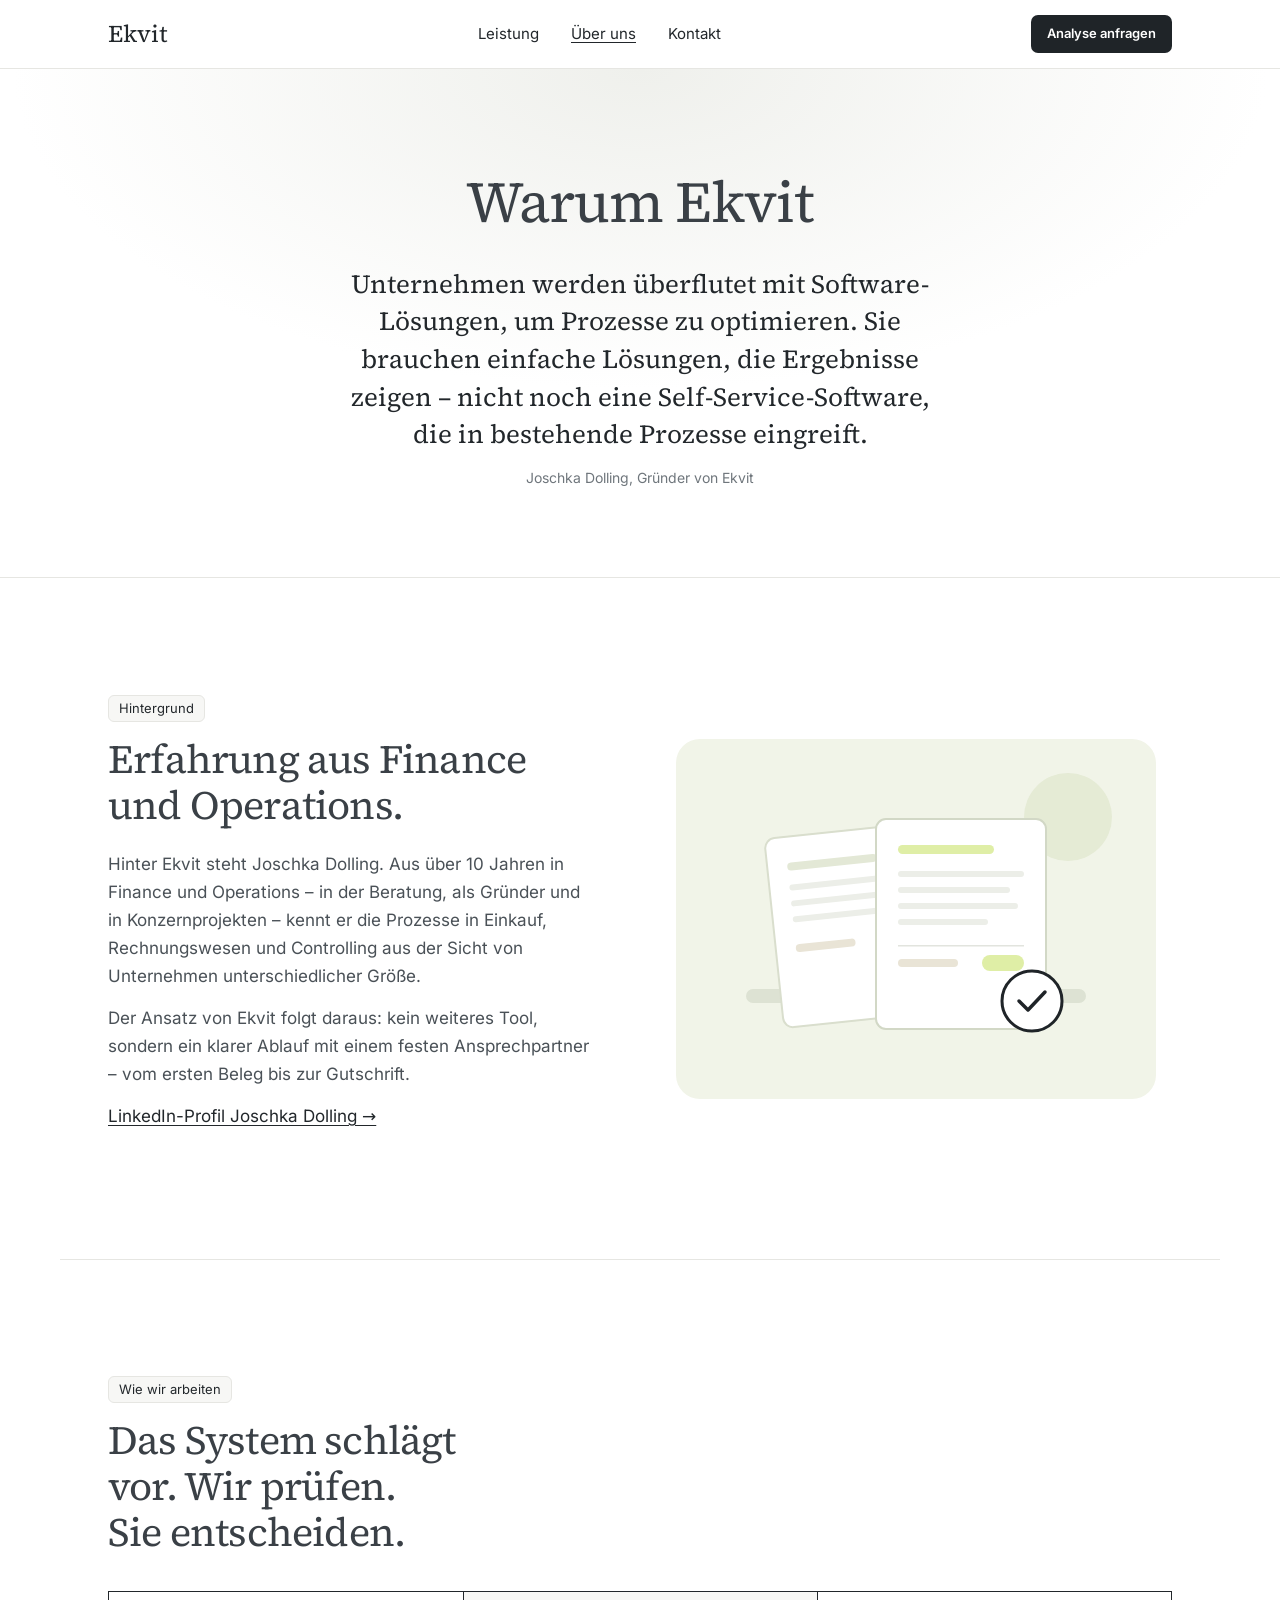
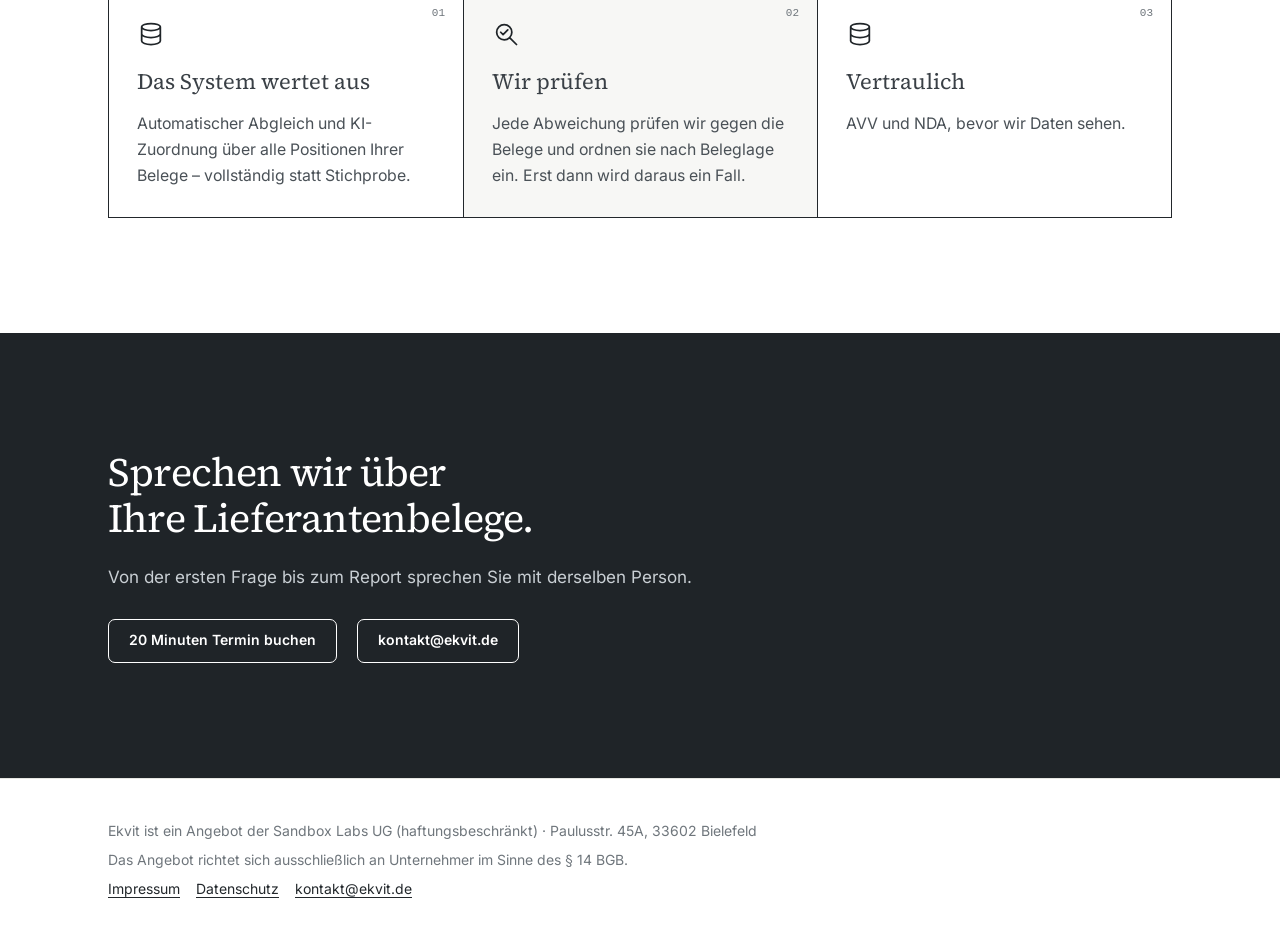
<file: ueber-uns.html>
<!doctype html>
<html lang="de"><head><meta charset="utf-8"><meta name="viewport" content="width=device-width,initial-scale=1">
<title>Über uns – Ekvit</title><meta name="description" content="Warum Ekvit: ein klarer Ablauf mit einem festen Ansprechpartner – vom ersten Beleg bis zur Gutschrift."><meta name="robots" content="index, follow">
<!-- Website final (rg-43) · erzeugt von web/design_export.py aus dem Design-Canvas – nicht von Hand -->
<link rel="stylesheet" href="design.css"><link rel="stylesheet" href="seite-ueber-uns.css">
</head><body>
<div class="seite">
<header class="kopf"><div class="breite kopf-innen"><a class="wortmarke"  aria-label="Ekvit Startseite" href="/">Ekvit</a><nav class="nav" aria-label="Hauptnavigation"><a href="/produkt">Leistung</a><a aria-current="page" href="/ueber-uns">Über uns</a><a href="/kontakt">Kontakt</a></nav><a class="k k--primaer k--klein" href="/anfrage">Analyse anfragen</a></div></header>
<main>
<section class="hero hero--akzent zentriert"><div class="breite"><h1>Warum Ekvit</h1><blockquote class="zitat"><p>Unternehmen werden überflutet mit Software-Lösungen, um Prozesse zu optimieren. Sie brauchen einfache Lösungen, die Ergebnisse zeigen – nicht noch eine Self-Service-Software, die in bestehende Prozesse eingreift.</p><footer>Joschka Dolling, Gründer von Ekvit</footer></blockquote></div></section>
<section class="sek sek--hell mit-bild" id="person"><div class="breite zwei"><div class="spalte-text"><p class="eyebrow">Hintergrund</p><h2>Erfahrung aus Finance und Operations.</h2><p class="text">Hinter Ekvit steht Joschka Dolling. Aus über 10 Jahren in Finance und Operations – in der Beratung, als Gründer und in Konzernprojekten – kennt er die Prozesse in Einkauf, Rechnungswesen und Controlling aus der Sicht von Unternehmen unterschiedlicher Größe.</p><p class="text">Der Ansatz von Ekvit folgt daraus: kein weiteres Tool, sondern ein klarer Ablauf mit einem festen Ansprechpartner – vom ersten Beleg bis zur Gutschrift.</p><p class="text"><a href="https://www.linkedin.com/in/joschka-dolling-237bb015a/" target="_blank" rel="noopener">LinkedIn-Profil Joschka Dolling →</a></p></div><div class="spalte-bild"><svg class="ue-illu" viewBox="0 0 480 360" role="img" aria-label="Illustration: Belege werden geprüft"><rect x="0" y="0" width="480" height="360" rx="24" fill="#F1F4E8"/><circle cx="392" cy="78" r="44" fill="#E5EBD5"/><rect x="70" y="250" width="340" height="14" rx="7" fill="#DDE2D3"/><g transform="rotate(-6 170 170)"><rect x="96" y="92" width="150" height="190" rx="10" fill="#FFFFFF" stroke="#D9DECD" stroke-width="2"/><rect x="116" y="118" width="90" height="8" rx="4" fill="#E3E8D6"/><rect x="116" y="140" width="110" height="6" rx="3" fill="#ECEEE8"/><rect x="116" y="156" width="96" height="6" rx="3" fill="#ECEEE8"/><rect x="116" y="172" width="104" height="6" rx="3" fill="#ECEEE8"/><rect x="116" y="200" width="60" height="8" rx="4" fill="#E9E4D6"/></g><rect x="200" y="80" width="170" height="210" rx="10" fill="#FFFFFF" stroke="#D2D8C6" stroke-width="2"/><rect x="222" y="106" width="96" height="9" rx="4.5" fill="#DFEEA6"/><g fill="#ECEEE8"><rect x="222" y="132" width="126" height="6" rx="3"/><rect x="222" y="148" width="112" height="6" rx="3"/><rect x="222" y="164" width="120" height="6" rx="3"/><rect x="222" y="180" width="90" height="6" rx="3"/></g><rect x="222" y="206" width="126" height="1.5" fill="#E2E4DE"/><rect x="222" y="220" width="60" height="8" rx="4" fill="#E9E4D6"/><rect x="306" y="216" width="42" height="16" rx="8" fill="#DFEEA6"/><circle cx="356" cy="262" r="30" fill="#FFFFFF" stroke="#1F2428" stroke-width="3"/><path d="M343 262l9 9 17-18" fill="none" stroke="#1F2428" stroke-width="3.5" stroke-linecap="round" stroke-linejoin="round"/></svg></div></div></section>
<section class="sek sek--hell" id="wie-wir-arbeiten"><div class="breite"><p class="eyebrow">Wie wir arbeiten</p><h2>Das System schlägt vor. Wir prüfen. Sie entscheiden.</h2><div class="karten karten--3 karten--raster"><div class="karte"><span class="k-code">01</span><svg class="k-icon" viewBox="0 0 24 24" aria-hidden="true" fill="none" stroke="currentColor" stroke-width="1.5" stroke-linejoin="round" stroke-linecap="round"><path d="M4 6c0-1.7 3.6-3 8-3s8 1.3 8 3-3.6 3-8 3-8-1.3-8-3z M4 6v12c0 1.7 3.6 3 8 3s8-1.3 8-3V6 M4 12c0 1.7 3.6 3 8 3s8-1.3 8-3"></path></svg><h3>Das System wertet aus</h3><p>Automatischer Abgleich und KI-Zuordnung über alle Positionen Ihrer Belege – vollständig statt Stichprobe.</p></div><div class="karte"><span class="k-code">02</span><svg class="k-icon" viewBox="0 0 24 24" aria-hidden="true" fill="none" stroke="currentColor" stroke-width="1.5" stroke-linejoin="round" stroke-linecap="round"><path d="M10.5 17a6.5 6.5 0 1 0 0-13 6.5 6.5 0 0 0 0 13z M15.5 15.5L21 21 M7.5 10.5l2 2 4-4"></path></svg><h3>Wir prüfen</h3><p>Jede Abweichung prüfen wir gegen die Belege und ordnen sie nach Beleglage ein. Erst dann wird daraus ein Fall.</p></div><div class="karte"><span class="k-code">03</span><svg class="k-icon" viewBox="0 0 24 24" aria-hidden="true" fill="none" stroke="currentColor" stroke-width="1.5" stroke-linejoin="round" stroke-linecap="round"><path d="M4 6c0-1.7 3.6-3 8-3s8 1.3 8 3-3.6 3-8 3-8-1.3-8-3z M4 6v12c0 1.7 3.6 3 8 3s8-1.3 8-3V6 M4 12c0 1.7 3.6 3 8 3s8-1.3 8-3"></path></svg><h3>Vertraulich</h3><p>AVV und NDA, bevor wir Daten sehen.</p></div></div></div></section>
<section class="sek sek--dunkel" id="kontakt"><div class="breite"><h2>Sprechen wir über Ihre Lieferantenbelege.</h2><p class="text">Von der ersten Frage bis zum Report sprechen Sie mit derselben Person.</p><div class="knoepfe"><a class="k k--sekundaer" href="https://calendar.google.com/calendar/appointments/schedules/AcZssZ3uC3ZN68b54OTryNrmzPk_sXQylWdUmdG-zb9akarQ4tVUUO0o4DSS9LZmssKKbKJH_wtVUMwU" target="_blank" rel="noopener">20 Minuten Termin buchen</a><a class="k k--sekundaer" href="mailto:kontakt@ekvit.de">kontakt@ekvit.de</a></div></div></section>
</main>
<footer class="fuss"><div class="breite fuss-innen"><p>Ekvit ist ein Angebot der Sandbox Labs UG (haftungsbeschränkt) · Paulusstr. 45A, 33602 Bielefeld</p><p>Das Angebot richtet sich ausschließlich an Unternehmer im Sinne des § 14 BGB.</p><p class="fuss-links"><a href="/impressum">Impressum</a><a href="/datenschutz">Datenschutz</a><a href="mailto:kontakt@ekvit.de">kontakt@ekvit.de</a></p></div></footer>
</div>

</body></html>
</file>
<file: design.css>
/* rg-43 · Design-CSS der Website final = Canvas „Ekvit Website v5“ (V99) · Schriften lokal */
@font-face{font-family:"Inter";font-style:normal;font-weight:400;font-display:swap;src:url(schriften/inter-latin-400-normal.woff2) format("woff2")}
@font-face{font-family:"Inter";font-style:normal;font-weight:600;font-display:swap;src:url(schriften/inter-latin-600-normal.woff2) format("woff2")}
@font-face{font-family:"Source Serif 4";font-style:normal;font-weight:400;font-display:swap;src:url(schriften/source-serif-4-latin-400-normal.woff2) format("woff2")}
:root{
  --tinte:#22272B;--text:#4A5157;--leise:#6F767C;--linie:#E6E6E2;--weiss:#FFFFFF;--grund-2:#F7F7F5;--grund-3:#F2F3EF;--dunkel:#1F2428;
  --gruen:#2B6E47;--gruen-hover:#205536;--gruen-hell:#E9F2EC;--lime:#C9EE4A;
  --ok:#2F6B4F;--ok-bg:#E2F0E8;--mittel:#8A5A12;--mittel-bg:#F7EEDC;--offen:#7A3F2C;--offen-bg:#F6E7E1;
  --serif:"Source Serif 4","Source Serif Pro",Georgia,"Times New Roman",serif;
  --sans:"Inter",system-ui,-apple-system,"Segoe UI",Roboto,Arial,sans-serif;
  --h1:clamp(2.25rem,1.4rem + 2.8vw,3.6rem);--h2:clamp(1.75rem,1.3rem + 1.6vw,2.5rem);
  --breite:1160px;--rand:clamp(20px,5vw,48px);--sektion:clamp(72px,9vw,120px);--radius:12px;
}
*,*::before,*::after{box-sizing:border-box}
.seite{background:var(--weiss);color:var(--text);font:400 1.0625rem/1.65 var(--sans);overflow-wrap:break-word}
.seite a{color:var(--tinte);text-underline-offset:3px}
.seite a:focus-visible,.seite summary:focus-visible{outline:2px solid var(--gruen);outline-offset:3px;border-radius:4px}
.seite h1,.seite h2{font-family:var(--serif);font-weight:400;color:var(--tinte);letter-spacing:-.02em;line-height:1.08;margin:0 0 22px;text-wrap:balance}
.seite h1{font-size:var(--h1);max-width:16ch}.seite h2{font-size:var(--h2);max-width:22ch;line-height:1.15}
.seite h3{font:600 1.0625rem/1.4 var(--sans);color:var(--tinte);margin:0 0 6px}
.seite p{margin:0 0 14px}
.breite{max-width:var(--breite);margin:0 auto;padding-inline:var(--rand)}
.lead{font-size:1.1875rem;line-height:1.6;max-width:48ch;color:var(--text)}
.text{max-width:60ch}
.eyebrow{display:inline-block;font:500 .8125rem/1.4 var(--sans);color:var(--tinte);background:var(--grund-2);border:1px solid var(--linie);border-radius:6px;padding:3px 10px;margin-bottom:18px}
.kopf{position:sticky;top:0;z-index:10;background:rgba(255,255,255,.97);border-bottom:1px solid var(--linie)}
.kopf-innen{display:flex;align-items:center;gap:28px;min-height:68px}
.seite .wortmarke{font:400 1.5rem/1 var(--serif);color:var(--tinte);text-decoration:none}
.nav{display:flex;gap:32px;margin-inline:auto;font-size:.9375rem}
.seite .nav a{color:var(--tinte);text-decoration:none}.seite .nav a:hover,.seite .nav a[aria-current]{text-decoration:underline}
.knoepfe{display:flex;flex-wrap:wrap;gap:12px 20px;align-items:center;margin-top:28px}
.seite .k{display:inline-flex;align-items:center;justify-content:center;min-height:48px;padding:0 24px;border-radius:7px;font:600 .9375rem/1.2 var(--sans);text-decoration:none;text-align:center}
.seite .k--primaer{background:var(--gruen);color:#FFFFFF}.seite .k--primaer:hover{background:var(--gruen-hover)}
.seite .k--sekundaer{border:1px solid var(--tinte);color:var(--tinte);background:transparent}.seite .k--sekundaer:hover{background:var(--grund-2)}
.seite .k--text{min-height:auto;padding:0;color:var(--tinte);text-decoration:underline}
.seite .k--klein{min-height:38px;padding:0 16px;font-size:.8125rem}
.hero{padding-block:clamp(56px,8vw,104px) clamp(56px,7vw,96px)}
.hero.zentriert{text-align:center}.hero.zentriert h1,.hero.zentriert .lead{margin-inline:auto}
.zwei{display:grid;grid-template-columns:minmax(0,1fr) minmax(0,1.05fr);gap:clamp(28px,5vw,64px);align-items:center}
.spalte-text,.spalte-bild{min-width:0}
.sek{padding-block:var(--sektion);border-top:1px solid var(--linie)}
.sek--grau{background:var(--grund-2)}
.sek--akzent{background:var(--grund-3)}
.sek--dunkel{background:var(--dunkel);color:#C9CFD4;border-top:0}
.seite .sek--dunkel h2,.seite .sek--dunkel h3,.seite .sek--dunkel a{color:#FFFFFF}
.seite .sek--dunkel .k--sekundaer{border-color:#FFFFFF;color:#FFFFFF}
.sek--dunkel .eyebrow{background:transparent;border-color:rgba(255,255,255,.25);color:#FFFFFF}
.punkte{list-style:none;padding:0;margin:20px 0 0;max-width:72ch}
.punkte li{padding:12px 0;border-top:1px solid var(--linie)}.punkte li:last-child{border-bottom:1px solid var(--linie)}
.karten{display:grid;gap:20px;margin-top:36px}
@media (min-width:760px){.karten--2{grid-template-columns:repeat(2,1fr)}.karten--3{grid-template-columns:repeat(3,1fr)}}
.karte{background:var(--weiss);border:1px solid var(--linie);border-radius:var(--radius);padding:24px;display:grid;gap:4px;align-content:start}
.seite .karte p{margin:0;font-size:.9875rem}
.sek--akzent .karte{background:transparent;border:0;border-top:2px solid var(--tinte);border-radius:0;padding:18px 0 0}
.seite .sek--akzent .karte h3{font:400 1.375rem/1.25 var(--serif)}
.faq{margin-top:28px;border-top:1px solid var(--linie);max-width:80ch}
.faq details{border-bottom:1px solid var(--linie);padding:16px 0}
.faq summary{cursor:pointer;list-style:none;font-weight:600;color:var(--tinte);padding-right:32px;position:relative}
.faq summary::-webkit-details-marker{display:none}
.faq summary::after{content:"+";position:absolute;right:0;top:-2px;font-weight:400;font-size:1.25rem}
.faq details[open] summary::after{content:"–"}
.seite .faq details p{margin:10px 0 0}
.tab{margin-top:32px;overflow-x:auto;background:var(--weiss);border:1px solid var(--linie);border-radius:var(--radius)}
.tab table{width:100%;min-width:680px;border-collapse:collapse;font-size:.9375rem}
.tab th,.tab td{padding:12px 16px;text-align:left;border-bottom:1px solid var(--linie);vertical-align:top}
.tab thead th{font-size:.75rem;letter-spacing:.05em;text-transform:uppercase;color:var(--leise);font-weight:600}
.tab tbody tr:last-child td{border-bottom:0;background:var(--gruen-hell);color:var(--tinte);font-weight:600}
.tab td:first-child{font-weight:600;color:var(--tinte)}
.tab+.punkte li{border:0;font-size:.875rem;color:var(--leise)}
.tab--daten tbody tr:last-child td{background:transparent;font-weight:400}
.tab--daten td:first-child{width:28%}
.mu{margin:0;background:var(--weiss);border:1px solid #DCDCD7;border-radius:var(--radius);box-shadow:0 18px 50px rgba(25,25,20,.12);overflow:hidden}
.mu-band{background:var(--grund-2);border-bottom:1px solid var(--linie);padding:7px 16px;font:600 .6875rem/1.4 var(--sans);letter-spacing:.07em;text-transform:uppercase;color:var(--leise)}
.mu-inhalt{padding:16px;display:grid;gap:12px;font-size:.875rem}
.seite .mu-m{margin:0;padding:10px 16px;border-top:1px solid var(--linie);font-size:.6875rem;line-height:1.5;color:var(--leise)}
.mu-kopf{display:flex;justify-content:space-between;align-items:flex-end;gap:12px;flex-wrap:wrap}
.mu-kopf strong{display:block;font:600 .9375rem/1.3 var(--sans);color:var(--tinte)}
.mu-kopf small{color:var(--leise);font-size:.75rem}
.mu-summe{font:400 2.1rem/1.1 var(--serif);color:var(--tinte);font-variant-numeric:tabular-nums}
.mu-tab{overflow-x:auto}
.mu table{width:100%;border-collapse:collapse;font-size:.8125rem}
.mu th{text-align:left;font-weight:600;color:var(--leise);font-size:.6875rem;letter-spacing:.05em;text-transform:uppercase;padding:8px 10px;border-bottom:1px solid var(--linie)}
.mu td{padding:10px;border-bottom:1px solid #F0F0EE;color:var(--tinte)}
.mu tr:last-child td{border-bottom:0}
.mu .z{text-align:right;font-variant-numeric:tabular-nums;white-space:nowrap}
.seite .mu-notiz{margin:0;font-size:.75rem;color:var(--leise)}
.seite .mu-quelle{margin:0;display:flex;flex-wrap:wrap;gap:6px}
.pill{display:inline-block;padding:2px 8px;border-radius:999px;font-size:.6875rem;font-weight:600;white-space:nowrap}
.pill--ok{background:var(--ok-bg);color:var(--ok)}.pill--mittel{background:var(--mittel-bg);color:var(--mittel)}
.pill--offen{background:var(--offen-bg);color:var(--offen)}.pill--neutral{background:#F0F0ED;color:var(--text)}
.mu-mail{display:grid;gap:10px}.seite .mu-mail p{margin:0}
.mu-mail-kopf{display:grid;gap:2px;border-bottom:1px solid var(--linie);padding-bottom:10px}
.mu-mail-kopf span{font-size:.6875rem;color:var(--leise);text-transform:uppercase;letter-spacing:.05em}.mu-mail-kopf b{color:var(--tinte)}
.mu-knoepfe{display:flex;gap:8px}.mu-k{border:1px solid var(--tinte);border-radius:6px;padding:3px 14px;font-weight:600;color:var(--tinte)}.mu-k--ja{background:var(--tinte);color:#fff}
.mu-dl{margin:0;display:grid;gap:8px}.mu-dl div{display:flex;justify-content:space-between;gap:12px;border-bottom:1px solid var(--linie);padding-bottom:8px}
.mu-dl div:last-child{border-bottom:0}.mu-dl dt{color:var(--leise)}.mu-dl dd{margin:0;color:var(--tinte);font-weight:600}
.mu-zeit{list-style:none;margin:0;padding:0 0 0 18px;border-left:2px solid var(--linie);display:grid;gap:12px}
.mu-zeit li{position:relative;display:grid;gap:2px}.mu-zeit li::before{content:"";position:absolute;left:-25px;top:6px;width:10px;height:10px;border-radius:50%;background:var(--tinte)}
.mu-zeit li:last-child::before{background:var(--lime);box-shadow:0 0 0 1px var(--tinte)}
.mu-zeit b{font-size:.75rem;color:var(--leise)}.mu-zeit span{color:var(--tinte)}
.mu-zeile{display:flex;justify-content:space-between;align-items:center;gap:12px;flex-wrap:wrap;color:var(--tinte)}
.mu-kpis{display:grid;grid-template-columns:repeat(3,minmax(0,1fr));gap:8px}
.mu-kpi{border:1px solid var(--linie);border-radius:8px;padding:10px 12px;display:grid;gap:2px}
.mu-kpi b{font:400 1.5rem/1.1 var(--serif);color:var(--tinte);font-variant-numeric:tabular-nums}.mu-kpi span{font-size:.75rem;color:var(--leise)}
.hero.mit-bild-unten{padding-bottom:0;background:linear-gradient(180deg,var(--weiss) 0%,var(--weiss) 55%,var(--grund-2) 55%,var(--grund-2) 100%)}
.seite .hero.mit-bild-unten h1{max-width:24ch;margin-inline:auto;font-size:clamp(2.1rem,1.3rem + 2.4vw,3.3rem)}
.hero.mit-bild-unten .lead{margin-inline:auto}
.hero.mit-bild-unten .knoepfe{justify-content:center}
.buehne-unten{margin:clamp(40px,6vw,64px) auto 0;max-width:980px;text-align:left;padding-bottom:clamp(48px,6vw,80px)}
.hero--akzent{background:radial-gradient(ellipse 70% 90% at 50% 0%,var(--gruen-hell) 0%,var(--weiss) 70%)}
.report-callouts{display:grid;grid-template-columns:minmax(0,1.6fr) minmax(0,1fr);gap:20px;align-items:center}
.pin{display:inline-grid;place-items:center;width:20px;height:20px;border-radius:50%;background:var(--tinte);color:#fff;font:600 .6875rem/1 var(--sans);margin-right:8px;flex:none;vertical-align:1px}
.callouts{list-style:none;margin:0;padding:0;display:grid;gap:12px}
.callouts li{display:flex;align-items:flex-start;gap:4px;background:var(--weiss);border:1px solid var(--linie);border-radius:10px;padding:12px 14px;font-size:.875rem;color:var(--tinte);box-shadow:0 6px 18px rgba(25,25,20,.06)}
.fluss{margin:44px 0 0}
.fl-spuren{display:grid;grid-template-columns:1fr 5fr 1fr;gap:10px;margin-bottom:10px;font:600 .75rem/1.3 var(--sans);letter-spacing:.06em;text-transform:uppercase;color:var(--leise)}
.fl-spuren span{border-top:2px solid var(--linie);padding-top:8px}
.fl-spuren .fl-sp-ekvit{border-top-color:var(--gruen);color:var(--gruen)}
.fl-liste{list-style:none;margin:0;padding:0;display:grid;grid-template-columns:repeat(7,minmax(0,1fr));gap:10px}
.fl-schritt{position:relative;display:grid;gap:6px;align-content:start;background:var(--weiss);border:1px solid var(--linie);border-radius:10px;padding:14px 12px 16px;min-height:150px}
.fl-schritt.fl-ekvit{border-color:#C9D9CF;background:#FBFDFB}
.fl-schritt:not(:last-child)::after{content:"";position:absolute;right:-9px;top:28px;width:8px;height:2px;background:var(--leise)}
.fl-nr{font:600 .75rem/1 var(--sans);color:var(--leise);font-variant-numeric:tabular-nums}
.fl-schritt b{font:600 .9375rem/1.3 var(--sans);color:var(--tinte)}
.fl-detail{font-size:.8125rem;line-height:1.4;color:var(--text)}
.fl-sie{justify-self:start;margin-top:4px;font:600 .6875rem/1 var(--sans);color:var(--gruen);border:1px solid var(--gruen);border-radius:999px;padding:4px 8px}
.fl-fuss{display:flex;flex-wrap:wrap;justify-content:space-between;gap:8px 24px;margin-top:14px;font-size:.8125rem;color:var(--leise)}
.fl-fuss span:last-child{color:var(--tinte);font-weight:600}
.karten--raster{gap:0;border:1px solid var(--tinte);border-radius:0}
.karten--raster .karte{border:0;border-radius:0;background:var(--weiss);padding:28px;min-height:220px;position:relative;gap:10px}
.karten--raster .karte+.karte{border-left:1px solid var(--tinte)}
.karten--raster .karte:nth-child(2){background:var(--grund-2)}
.seite .karten--raster .karte h3{font:400 1.375rem/1.25 var(--serif)}
.k-code{position:absolute;top:16px;right:18px;font:500 .6875rem/1 ui-monospace,SFMono-Regular,Menlo,monospace;color:var(--leise)}
.k-icon{width:28px;height:28px;color:var(--gruen);margin-bottom:10px}
.export{margin:40px 0 0}
.ex-liste{list-style:none;margin:0;padding:0;display:grid;grid-template-columns:repeat(4,minmax(0,1fr));gap:28px}
.ex-knoten{position:relative;display:grid;gap:4px;background:var(--weiss);border:1px solid var(--linie);border-radius:10px;padding:18px 16px}
.ex-knoten b{font:600 1rem/1.3 var(--sans);color:var(--tinte)}.ex-knoten span{font-size:.8125rem;color:var(--leise)}
.ex-knoten.ex-ekvit{border-color:var(--tinte)}
.ex-knoten:not(:last-child)::after{content:"→";position:absolute;right:-22px;top:50%;transform:translateY(-50%);color:var(--leise)}
.ex-fuss{margin-top:14px;font-size:.8125rem;color:var(--leise)}
.owner{margin:36px 0 0;display:grid;gap:18px;justify-items:center}
.os-liste{list-style:none;margin:0;padding:0;display:grid;grid-template-columns:repeat(4,minmax(0,1fr));gap:0;width:100%;position:relative}
.os-liste::before{content:"";position:absolute;left:12.5%;right:12.5%;top:50%;border-top:1px dashed var(--leise)}
.os-station{position:relative;justify-self:center;background:var(--weiss);border:1px solid var(--linie);border-radius:999px;padding:10px 18px;font:600 .875rem/1.2 var(--sans);color:var(--tinte)}
.os-leer{border:1px dashed var(--leise);border-radius:999px;padding:8px 18px;font-size:.8125rem;color:var(--leise)}
@media (min-width:760px){.spalte-text .karten--3{grid-template-columns:1fr}}
.spalte-text .karte{padding:16px 18px}
.st-liste{list-style:none;margin:40px 0 0;padding:0;display:grid;gap:28px}
.st-schritt{border-top:1px solid var(--linie);padding-top:24px;display:grid;grid-template-columns:minmax(0,.85fr) minmax(0,1.15fr);gap:40px;align-items:start}
.st-kopf{display:flex;align-items:center;gap:12px;margin-bottom:6px}
.seite .st-schritt .schritt-titel{font:400 1.5rem/1.25 var(--serif);color:var(--tinte);margin:0 0 8px}
.seite .st-schritt p{max-width:44ch;margin:0}
.schritt-nr{width:34px;height:34px;border-radius:50%;display:grid;place-items:center;border:1px solid var(--linie);font:600 .875rem/1 var(--sans);color:var(--tinte)}
.st-schritt.ist-ekvit .schritt-nr{background:var(--tinte);color:#fff;border-color:var(--tinte)}
.schritt-wer{font-size:.8125rem;color:var(--leise)}
.zitat{margin:32px auto 0;max-width:44ch;font:400 clamp(1.25rem,1rem + 1vw,1.625rem)/1.45 var(--serif);color:var(--tinte)}
.seite .zitat p{margin:0 0 14px}.zitat footer{font:400 .875rem/1.4 var(--sans);color:var(--leise)}
.foto{margin:0;display:grid;gap:12px;justify-items:center;text-align:center}
.foto-platz{width:200px;max-width:100%;aspect-ratio:3/4;border-radius:var(--radius);background:var(--grund-3);border:1px solid var(--linie);display:grid;place-items:center;font:400 2.5rem/1 var(--serif);color:var(--tinte)}
.foto figcaption{display:grid;gap:2px;font-size:.875rem}.foto strong{color:var(--tinte)}
.form-karte{margin-top:24px;background:var(--weiss);border:1px solid var(--linie);border-radius:var(--radius);padding:24px;max-width:520px}
.form-felder{list-style:none;margin:0;padding:0;display:grid;gap:8px}
.form-felder li{border:1px solid var(--linie);border-radius:7px;padding:11px 12px;color:var(--leise);font-size:.875rem}
.seite .klein{font-size:.8125rem;color:var(--leise);margin:12px 0 0}
.fuss{border-top:1px solid var(--linie);padding:40px 0;font-size:.875rem;color:var(--leise)}
.seite .fuss-innen p{margin:0 0 6px}.fuss-links{display:flex;flex-wrap:wrap;gap:16px}
@media (max-width:899px){
  .zwei,.st-schritt{grid-template-columns:1fr}
  .report-callouts{grid-template-columns:1fr}
  .fl-spuren{display:none}.fl-liste{grid-template-columns:repeat(2,minmax(0,1fr))}.fl-schritt{min-height:0}.fl-schritt::after{display:none}
  .karten--raster .karte+.karte{border-left:0;border-top:1px solid var(--tinte)}
  .ex-liste,.os-liste{grid-template-columns:1fr 1fr}.ex-knoten::after,.os-liste::before{display:none}.os-liste{gap:8px}
}
@media (max-width:640px){
  .kopf-innen{flex-wrap:wrap;gap:6px 16px;padding-block:8px}
  .nav{order:3;width:100%;margin:0;gap:20px;overflow-x:auto;white-space:nowrap;padding-bottom:4px}
  .knoepfe .k{width:100%}
}

/* rg-43 Zusatz: Farbsystem V98 (schwarz + sanftes Lime, Josch 27.10.) für alle Design-Seiten */
.seite{--gruen:#1F2428;--gruen-hover:#000000;--gruen-hell:#EFF0EC;--ok:#1F2428;--ok-bg:#DFEEA6;--lime:#DFEEA6}
body{margin:0;background:#FFFFFF}
.seite .sek--dunkel .k--primaer{background:#FFFFFF;color:#1F2428}.seite .sek--dunkel .k--primaer:hover{background:#EFF0EC}
/* rg-44 Formulare (Muster-Report) */
.formular{display:grid;gap:14px}
.feld{display:grid;gap:6px;margin:0;padding:0;border:0;font-size:.875rem;color:var(--tinte)}
.feld legend{padding:0;margin-bottom:6px}.feld-titel{font-weight:600}.feld legend{font-weight:600}
.feld-opt{font-weight:400;color:var(--leise)}
.feld input:not([type=radio]),.feld select,.feld textarea{font:inherit;font-size:1rem;color:var(--tinte);background:var(--weiss);border:1px solid var(--linie);border-radius:7px;padding:11px 12px;width:100%;box-sizing:border-box}
.feld textarea{resize:vertical;min-height:96px}
.feld input:focus,.feld select:focus,.feld textarea:focus{outline:2px solid var(--tinte);outline-offset:1px;border-color:var(--tinte)}
.feld-wahl{display:flex;gap:10px;align-items:center;padding:4px 0;font-weight:400}
.formular .k{border:0;cursor:pointer;font:inherit;font-weight:600}.formular .k:disabled{opacity:.6;cursor:wait}
.hp{position:absolute;left:-9999px;width:1px;height:1px;overflow:hidden}
.form-ok,.form-fehler{border-radius:7px;padding:16px;font-size:.9375rem}
.form-ok{background:var(--ok-bg,#DFEEA6);color:var(--tinte)}.form-fehler{background:var(--grund-2);border:1px solid var(--linie);margin-top:12px}
.seite .form-karte .formular{margin:0}
.seite .klein{font-size:.8125rem;color:var(--leise);margin:12px 0 0}
/* R8: Muster-Tabellen auf dem Handy ohne abgeschnittene Status */
@media (max-width:600px){.seite .mu .pill{white-space:normal;text-align:center}}
</file>
<file: seite-index.css>
/* Canvas Main.dc.html */
body{margin:0;background:#FFFFFF}
.seite{--gruen:#1F2428;--gruen-hover:#000000;--gruen-hell:#EFF0EC;--ok:#1F2428;--ok-bg:#DFEEA6;--lime:#DFEEA6}
.seite .sek--dunkel .k--primaer{background:#FFFFFF;color:#1F2428}.seite .sek--dunkel .k--primaer:hover{background:#EFF0EC}
a{color:#22272B}a:hover{color:#1F2428}
/* Design v5 (Schrift, Abstände, Streifen) – Streifen jetzt je zwei Sections, Headlines wechseln links/mittig/rechts */
.sek--grau+.sek--grau,.sek--hell+.sek--hell{border-top:0;padding-top:0}
.kopf-mitte{text-align:center}
.seite .kopf-mitte h2,.kopf-mitte .text{margin-inline:auto}
.kopf-mitte+.knoepfe,.kopf-mitte .knoepfe{justify-content:center}
.kopf-rechts{text-align:right}
.seite .kopf-rechts h2,.kopf-rechts .text{margin-left:auto}
/* Hero-Animation Start: Status je Differenz wechselt von „fehlt“ über „angefragt“ zum Ergebnis (10 s Schleife) */
.sa{max-width:760px;margin:0 auto}
.sa-st{position:relative;height:30px;min-width:170px}
.sa-st .pill{position:absolute;left:10px;top:50%;transform:translateY(-50%);min-width:150px;text-align:center}
.sa-st .pill+.pill{opacity:0}
.sa-b1{animation:sab1 10s infinite}.sa-c1{animation:sac1 10s infinite}
.sa-b2{animation:sab2 10s infinite}.sa-c2{animation:sac2 10s infinite}
.sa-b3{animation:sab3 10s infinite}.sa-c3{animation:sac3 10s infinite}
.sa-b4{animation:sab4 10s infinite}.sa-c4{animation:sac4 10s infinite}
@keyframes sab1{0%,4%{opacity:0}7%,90%{opacity:1}96%,100%{opacity:0}}
@keyframes sab2{0%,9%{opacity:0}12%,90%{opacity:1}96%,100%{opacity:0}}
@keyframes sab3{0%,14%{opacity:0}17%,90%{opacity:1}96%,100%{opacity:0}}
@keyframes sab4{0%,19%{opacity:0}22%,90%{opacity:1}96%,100%{opacity:0}}
@keyframes sac1{0%,30%{opacity:0}33%,90%{opacity:1}96%,100%{opacity:0}}
@keyframes sac2{0%,37%{opacity:0}40%,90%{opacity:1}96%,100%{opacity:0}}
@keyframes sac3{0%,44%{opacity:0}47%,90%{opacity:1}96%,100%{opacity:0}}
@keyframes sac4{0%,51%{opacity:0}54%,90%{opacity:1}96%,100%{opacity:0}}
.sa-fort{display:grid;gap:6px;margin-top:2px}
.sa-fort-l{font-size:.75rem;color:#6F767C}
.sa-balken{height:6px;border-radius:3px;background:#EEEEEA;overflow:hidden}
.sa-balken span{display:block;height:100%;width:0;background:#1F2428;animation:sabar 10s infinite}
@keyframes sabar{0%,30%{width:0}33%,37%{width:25%}40%,44%{width:50%}47%,51%{width:75%}54%,90%{width:88%}96%,100%{width:0}}
@media (prefers-reduced-motion:reduce){.sa-st .pill+.pill,.sa-balken span{animation:none}.sa-st [class*="sa-c"]{opacity:1}.sa-balken span{width:88%}}
/* Service-Signal: Label, Häkchen, Team-Hinweis, So arbeiten wir */
.hero-haken{list-style:none;margin:18px 0 0;padding:0;display:flex;flex-wrap:wrap;justify-content:center;gap:8px 24px;font-size:.875rem;color:#4A5157}
.hero-haken li{display:inline-flex;align-items:center;gap:8px}
.hero-haken li::before{content:"✓";display:inline-grid;place-items:center;width:18px;height:18px;border-radius:50%;background:#EFF0EC;color:#1F2428;font-size:.6875rem;font-weight:700}
.seite .sa-team{display:flex;align-items:center;gap:8px;margin:0;font-size:.8125rem;color:#22272B;background:#F7F7F5;border-radius:8px;padding:8px 10px}
.sa-team i{font-style:normal;width:24px;height:24px;border-radius:50%;display:grid;place-items:center;background:#22272B;color:#FFFFFF;font-size:.6875rem;font-weight:700}
.seite #so-arbeiten{padding-block:clamp(48px,6vw,80px)}
.sw{list-style:none;margin:36px 0 0;padding:0;display:grid;grid-template-columns:minmax(0,1fr) 28px minmax(0,1fr) 28px minmax(0,1fr);gap:12px;align-items:stretch}
.sw-k{background:#FFFFFF;border:1px solid #E6E6E2;border-radius:16px;padding:22px 24px;display:grid;gap:6px;align-content:start}
.sw-k b{font:400 1.375rem/1.25 "Source Serif 4",Georgia,serif;color:#22272B}
.seite .sw-k p{margin:0;font-size:.9375rem}
.sw-k--team{border:1.5px solid #22272B}
.sw-tag{justify-self:start;font-size:.6875rem;font-weight:600;letter-spacing:.04em;text-transform:uppercase;color:#4A5157;background:#EFF0EC;border-radius:999px;padding:3px 9px}
.sw-tag--lime{background:#DFEEA6;color:#1F2428}
.sw-pf{align-self:center;text-align:center;font-size:1.25rem;color:#9AA0A4}
@media (max-width:899px){.sw{grid-template-columns:1fr}.sw-pf{transform:rotate(90deg)}}
/* Prozess-Grafik */
.fl-liste{grid-auto-rows:auto;row-gap:0}
.fl-schritt{display:grid;grid-row:span 3;grid-template-rows:subgrid;row-gap:12px;align-content:start;min-height:0;padding:0;background:transparent!important;border:0!important;border-radius:0}
.fl-box{display:flex;flex-direction:column;gap:6px;background:#FFFFFF;border:1px solid #E6E6E2;border-radius:10px;padding:14px 14px 16px;min-height:78px}
.fl-ekvit .fl-box{border-color:#D5D7D2;background:#FFFFFF}
.fl-detail{font-size:.8125rem;line-height:1.45;padding:0 4px;align-self:start}
.fl-sie{margin:0 4px;align-self:start;justify-self:start;background:#DFEEA6;color:#1F2428;border:0;font-weight:600}
.fl-schritt:not(:last-child)::after{top:39px}
/* Vertrauen (auf Grau: Karten weiß) */
#vertrauen .karten{gap:16px;margin-top:44px}
#vertrauen .karte{background:#FFFFFF;border:1px solid #E6E6E2;border-radius:14px;padding:28px;gap:8px}
#vertrauen .karte h3{font-size:1.125rem}
.v-icon{width:44px;height:44px;border-radius:12px;background:#EFF0EC;display:grid;place-items:center;margin-bottom:14px}
#vertrauen .knoepfe{justify-content:center}
.seite #ownership h2{max-width:34ch}
#ownership .text{max-width:72ch}
/* Herausforderung */
.ow2{margin:44px 0 0}
.ow2-stationen{list-style:none;margin:0;padding:0;display:grid;grid-template-columns:repeat(4,minmax(0,1fr));gap:16px}
.ow2-stationen li{position:relative;background:#FFFFFF;border:1px solid #E6E6E2;border-radius:12px;padding:16px 18px;display:grid;gap:2px}
.ow2-stationen b{color:#22272B;font-size:.9375rem}
.ow2-stationen span{font-size:.8125rem;line-height:1.4;color:#6F767C}
.ow2-stationen li::after{content:"";position:absolute;left:50%;bottom:-30px;height:29px;border-left:2px solid #1F2428}
.ow2-ekvit{margin-top:29px;background:#FFFFFF;border:2px solid #1F2428;border-radius:12px;padding:18px 22px;display:flex;gap:10px 18px;align-items:center;flex-wrap:wrap}
.ow2-ekvit b{color:#1F2428;font-size:1.0625rem;display:flex;align-items:center;gap:8px}
.ow2-ekvit b::before{content:"";width:10px;height:10px;border-radius:50%;background:#DFEEA6;box-shadow:none}
.ow2-ekvit span{color:#22272B;font-size:.9375rem}
@media (max-width:899px){
.kopf-rechts{text-align:left}.seite .kopf-rechts h2,.kopf-rechts .text{margin-left:0}#vertrauen .knoepfe{justify-content:flex-start}
.ow2-stationen{grid-template-columns:1fr 1fr}.ow2-stationen li::after{display:none}.ow2-ekvit{margin-top:16px}
}
/* R13 (Josch): Headlines eine Stufe heller als Tiefschwarz */
.seite h1,.seite h2,.seite h3,.seite .sw-k b,.seite .kw-titel{color:#3A4046}
.seite .sek--dunkel h2,.seite .sek--dunkel h3{color:#FFFFFF}
/* R8 Feedback Josch 27.10. abends: mehr Luft zwischen gleichfarbigen Sections + feine Trennlinie, Knöpfe kleiner */
.seite .sek--grau+.sek--grau,.seite .sek--hell+.sek--hell{border-top:0;padding-top:var(--sektion);position:relative}
.seite .sek--grau+.sek--grau::before,.seite .sek--hell+.sek--hell::before{content:"";position:absolute;top:0;left:50%;transform:translateX(-50%);width:min(var(--breite),calc(100% - 2*var(--rand)));border-top:1px solid #E6E6E2}
.seite .k{min-height:44px;padding:0 20px;font-size:.875rem}
.seite .k--text{min-height:0;padding:0}
.seite .k--klein{min-height:38px;padding:0 16px;font-size:.8125rem}
/* Hero: leichter Farbton + angedeutetes Lager, Lead auf 2 Zeilen, Animation breiter */
.seite .hero.mit-bild-unten{background:url("data:image/svg+xml,<svg xmlns='http://www.w3.org/2000/svg' width='420' height='260' viewBox='0 0 420 260' opacity='.55'> <g fill='none' stroke='%23D3DAE2' stroke-width='3'><path d='M20 20v240M200 20v240M220 20v240M400 20v240'/><path d='M20 80h180M20 150h180M20 220h180M220 80h180M220 150h180M220 220h180'/></g> <g><rect x='34' y='44' width='46' height='36' rx='3' fill='%23ECE6DC'/><rect x='86' y='54' width='34' height='26' rx='3' fill='%23DFE6EE'/><rect x='128' y='38' width='56' height='42' rx='3' fill='%23E4E7EA'/> <rect x='40' y='112' width='60' height='38' rx='3' fill='%23DFE6EE'/><rect x='108' y='122' width='40' height='28' rx='3' fill='%23E8E3EA'/> <rect x='34' y='186' width='38' height='34' rx='3' fill='%23E4E7EA'/><rect x='80' y='176' width='54' height='44' rx='3' fill='%23ECE6DC'/><rect x='142' y='192' width='44' height='28' rx='3' fill='%23DFE6EE'/> <rect x='236' y='50' width='52' height='30' rx='3' fill='%23E8E3EA'/><rect x='296' y='40' width='44' height='40' rx='3' fill='%23DFE6EE'/> <rect x='240' y='116' width='38' height='34' rx='3' fill='%23ECE6DC'/><rect x='286' y='108' width='58' height='42' rx='3' fill='%23E4E7EA'/><rect x='350' y='124' width='36' height='26' rx='3' fill='%23DFE6EE'/> <rect x='236' y='184' width='64' height='36' rx='3' fill='%23DFE6EE'/><rect x='308' y='190' width='40' height='30' rx='3' fill='%23E8E3EA'/></g></svg>") left -70px bottom 0 / 380px auto no-repeat,url("data:image/svg+xml,<svg xmlns='http://www.w3.org/2000/svg' width='420' height='260' viewBox='0 0 420 260' opacity='.55'> <g fill='none' stroke='%23D3DAE2' stroke-width='3'><path d='M20 20v240M200 20v240M220 20v240M400 20v240'/><path d='M20 80h180M20 150h180M20 220h180M220 80h180M220 150h180M220 220h180'/></g> <g><rect x='34' y='44' width='46' height='36' rx='3' fill='%23ECE6DC'/><rect x='86' y='54' width='34' height='26' rx='3' fill='%23DFE6EE'/><rect x='128' y='38' width='56' height='42' rx='3' fill='%23E4E7EA'/> <rect x='40' y='112' width='60' height='38' rx='3' fill='%23DFE6EE'/><rect x='108' y='122' width='40' height='28' rx='3' fill='%23E8E3EA'/> <rect x='34' y='186' width='38' height='34' rx='3' fill='%23E4E7EA'/><rect x='80' y='176' width='54' height='44' rx='3' fill='%23ECE6DC'/><rect x='142' y='192' width='44' height='28' rx='3' fill='%23DFE6EE'/> <rect x='236' y='50' width='52' height='30' rx='3' fill='%23E8E3EA'/><rect x='296' y='40' width='44' height='40' rx='3' fill='%23DFE6EE'/> <rect x='240' y='116' width='38' height='34' rx='3' fill='%23ECE6DC'/><rect x='286' y='108' width='58' height='42' rx='3' fill='%23E4E7EA'/><rect x='350' y='124' width='36' height='26' rx='3' fill='%23DFE6EE'/> <rect x='236' y='184' width='64' height='36' rx='3' fill='%23DFE6EE'/><rect x='308' y='190' width='40' height='30' rx='3' fill='%23E8E3EA'/></g></svg>") right -70px bottom 0 / 380px auto no-repeat,linear-gradient(180deg,#EDF1F5 0%,#F3F5F7 40%,#F7F7F5 62%,#F7F7F5 100%)}
.seite .hero.mit-bild-unten .lead{max-width:860px}
.sa{max-width:880px}
@media (max-width:899px){.seite .hero.mit-bild-unten{background:linear-gradient(180deg,#EDF1F5 0%,#F7F7F5 60%)}}
@media (max-width:600px){.sa-st{min-width:112px}.sa-st .pill{left:0;min-width:0;font-size:.625rem;padding:2px 7px}}
/* Kurz gesagt: Kernsatz als eigene ruhige Section */
#kurz{padding-block:clamp(56px,7vw,96px)}
.seite .satz-text{font:400 clamp(1.25rem,1rem + .9vw,1.625rem)/1.45 "Source Serif 4",Georgia,serif;color:#22272B;max-width:46ch;margin:0 auto}
/* Prozess: nur Schritt + Rolle, Details auf der Leistungsseite */
#prozess .fl-schritt{grid-row:auto;grid-template-rows:none}
#prozess .fl-box{min-height:96px;justify-content:flex-start}
#prozess .fl-box .fl-sie{margin:auto 0 0;align-self:flex-start;font-size:.6875rem;padding:2px 8px;border-radius:999px}
#prozess .fl-schritt:not(:last-child)::after{top:48px}
#prozess .fluss{margin-top:40px}
#prozess .fl-fuss{margin-top:18px}
/* R12 (Josch): unter dem Hero alles Weiß, Abgrenzung über Abstand + Trennlinie */
/* R11: „Ohne Integration“ als ruhige Fortsetzung des Hero (gleicher Grund, mittig, kompakt) */
.seite #ohne{text-align:center}
.seite #ohne h2{max-width:none;margin:0 auto 28px;font-size:clamp(1.375rem,1.1rem + 1vw,1.875rem)}
.seite #ohne .ex-liste{max-width:960px;margin-inline:auto;text-align:left}
.seite #ohne .ex-fuss{text-align:center}
</file>
<file: basis.css>
/* rg-33 · Website final · Design T-53 (Josch 26.10., Runde 7 Variante 2): schlicht weiß, Serif-Headlines,
   Grün nur Button/Markierung, Lime nur Haken/Status, Handskizzen nur zu ERP/Daten um echte Mockups. Keine Animationen. */
@font-face{font-family:"Inter";font-style:normal;font-weight:400;font-display:swap;src:url(schriften/inter-latin-400-normal.woff2) format("woff2")}
@font-face{font-family:"Inter";font-style:normal;font-weight:600;font-display:swap;src:url(schriften/inter-latin-600-normal.woff2) format("woff2")}
@font-face{font-family:"Source Serif 4";font-style:normal;font-weight:400;font-display:swap;src:url(schriften/source-serif-4-latin-400-normal.woff2) format("woff2")}
:root{
  --tinte:#22272B;--text:#4A5157;--leise:#6F767C;--linie:#E6E6E2;--weiss:#FFFFFF;--grund-2:#F7F7F5;--grund-3:#F2F3EF;--dunkel:#1F2428;
  --gruen:#2B6E47;--gruen-hover:#205536;--gruen-hell:#E9F2EC;--lime:#C9EE4A;
  --ok:#2F6B4F;--ok-bg:#E2F0E8;--mittel:#8A5A12;--mittel-bg:#F7EEDC;--offen:#7A3F2C;--offen-bg:#F6E7E1;
  --serif:"Source Serif 4","Source Serif Pro",Georgia,"Times New Roman",serif;
  --sans:"Inter",system-ui,-apple-system,"Segoe UI",Roboto,Arial,sans-serif;
  --h1:clamp(2.25rem,1.4rem + 2.8vw,3.6rem);--h2:clamp(1.75rem,1.3rem + 1.6vw,2.5rem);
  --breite:1160px;--rand:clamp(20px,5vw,48px);--sektion:clamp(72px,9vw,120px);--radius:12px;
}
*,*::before,*::after{box-sizing:border-box}
html{-webkit-text-size-adjust:100%}
body{margin:0;background:var(--weiss);color:var(--text);font:400 1.0625rem/1.65 var(--sans);overflow-wrap:break-word}
a{color:var(--tinte);text-underline-offset:3px}
a:focus-visible,summary:focus-visible{outline:2px solid var(--gruen);outline-offset:3px;border-radius:4px}
h1,h2{font-family:var(--serif);font-weight:400;color:var(--tinte);letter-spacing:-.02em;line-height:1.08;margin:0 0 22px;text-wrap:balance}
h1{font-size:var(--h1);max-width:16ch}h2{font-size:var(--h2);max-width:22ch;line-height:1.15}
h3{font:600 1.0625rem/1.4 var(--sans);color:var(--tinte);margin:0 0 6px}
p{margin:0 0 14px}
.breite{max-width:var(--breite);margin:0 auto;padding-inline:var(--rand)}
.lead{font-size:1.1875rem;line-height:1.6;max-width:48ch;color:var(--text)}
.text{max-width:60ch}
.eyebrow{display:inline-block;font:500 .8125rem/1.4 var(--sans);color:var(--tinte);background:var(--grund-2);border:1px solid var(--linie);border-radius:6px;padding:3px 10px;margin-bottom:18px}
/* Kopf */
.kopf{position:sticky;top:0;z-index:10;background:rgba(255,255,255,.97);border-bottom:1px solid var(--linie)}
.kopf-innen{display:flex;align-items:center;gap:28px;min-height:68px}
.wortmarke{font:400 1.5rem/1 var(--serif);color:var(--tinte);text-decoration:none}
.nav{display:flex;gap:32px;margin-inline:auto;font-size:.9375rem}
.nav a{color:var(--tinte);text-decoration:none}.nav a:hover,.nav a[aria-current]{text-decoration:underline}
/* Knöpfe – Grün nur hier */
.knoepfe{display:flex;flex-wrap:wrap;gap:12px 20px;align-items:center;margin-top:28px}
.k{display:inline-flex;align-items:center;justify-content:center;min-height:48px;padding:0 24px;border-radius:7px;font:600 .9375rem/1.2 var(--sans);text-decoration:none;text-align:center}
.k--primaer{background:var(--gruen);color:#FFFFFF}.k--primaer:hover{background:var(--gruen-hover)}
.k--sekundaer{border:1px solid var(--tinte);color:var(--tinte);background:transparent}.k--sekundaer:hover{background:var(--grund-2)}
.k--text{min-height:auto;padding:0;color:var(--tinte);text-decoration:underline}
.k--klein{min-height:38px;padding:0 16px;font-size:.8125rem}
.textlink{font-weight:600;white-space:nowrap}
/* Sektionen */
.hero{padding-block:clamp(56px,8vw,104px) clamp(56px,7vw,96px)}
.hero .lead+.lead{font-size:1rem;color:var(--leise)}
.hero.zentriert{text-align:center}.hero.zentriert h1,.hero.zentriert .lead{margin-inline:auto}
.zwei{display:grid;grid-template-columns:minmax(0,1fr) minmax(0,1.05fr);gap:clamp(28px,5vw,64px);align-items:center}
.spalte-text,.spalte-bild{min-width:0}
.sek{padding-block:var(--sektion);border-top:1px solid var(--linie)}
.sek--grau{background:var(--grund-2)}
.sek--akzent{background:var(--grund-3)}
.sek--dunkel{background:var(--dunkel);color:#C9CFD4;border-top:0}
.sek--dunkel h2,.sek--dunkel h3,.sek--dunkel a{color:#FFFFFF}
.sek--dunkel .k--sekundaer{border-color:#FFFFFF;color:#FFFFFF}.sek--dunkel .k--sekundaer:hover{background:rgba(255,255,255,.08)}
.sek--dunkel .eyebrow{background:transparent;border-color:rgba(255,255,255,.25);color:#FFFFFF}
.mit-bild .zwei{align-items:center}
.hero.mit-bild h1{font-size:clamp(2.1rem,1.3rem + 2.2vw,3.1rem);max-width:none}
/* Listen, Karten */
.punkte{list-style:none;padding:0;margin:20px 0 0;max-width:72ch}
.punkte li{padding:12px 0;border-top:1px solid var(--linie)}.punkte li:last-child{border-bottom:1px solid var(--linie)}
.karten{display:grid;gap:20px;margin-top:36px}
@media (min-width:760px){.karten--2{grid-template-columns:repeat(2,1fr)}.karten--3{grid-template-columns:repeat(3,1fr)}}
.karte{background:var(--weiss);border:1px solid var(--linie);border-radius:var(--radius);padding:24px;display:grid;gap:4px;align-content:start}
.karte p{margin:0;font-size:.9875rem}
.karte .knoepfe{margin-top:16px}
.sek--akzent .karte{background:transparent;border:0;border-top:2px solid var(--tinte);border-radius:0;padding:18px 0 0}
.sek--akzent .karte h3{font:400 1.375rem/1.25 var(--serif)}
.sek--dunkel .karte{background:transparent;border-color:rgba(255,255,255,.2)}
.hero-meta{display:flex;flex-wrap:wrap;gap:6px 20px;margin-top:24px;font-size:.875rem;color:var(--leise)}
/* FAQ, Akkordeon */
.faq{margin-top:28px;border-top:1px solid var(--linie);max-width:80ch}
.faq details,.akkordeon{border-bottom:1px solid var(--linie);padding:16px 0}
.faq summary,.akkordeon summary{cursor:pointer;list-style:none;font-weight:600;color:var(--tinte);padding-right:32px;position:relative}
.faq summary::-webkit-details-marker,.akkordeon summary::-webkit-details-marker,.schritt summary::-webkit-details-marker{display:none}
.faq summary::after,.akkordeon summary::after{content:"+";position:absolute;right:0;top:-2px;font-weight:400;font-size:1.25rem}
.faq details[open] summary::after,.akkordeon[open] summary::after{content:"–"}
.faq details p{margin:10px 0 0}
.akkordeon{margin-top:24px;border-top:1px solid var(--linie)}
.akkordeon .punkte{margin-top:12px}.akkordeon .punkte li{font-size:.9375rem}
/* Tabellen (Vergleich) */
.tab{margin-top:32px;overflow-x:auto;background:var(--weiss);border:1px solid var(--linie);border-radius:var(--radius)}
.tab table{width:100%;min-width:680px;border-collapse:collapse;font-size:.9375rem}
.tab th,.tab td{padding:12px 16px;text-align:left;border-bottom:1px solid var(--linie);vertical-align:top}
.tab thead th{font-size:.75rem;letter-spacing:.05em;text-transform:uppercase;color:var(--leise);font-weight:600}
.tab tbody tr:last-child td{border-bottom:0;background:var(--gruen-hell);color:var(--tinte);font-weight:600}
.tab td:first-child{font-weight:600;color:var(--tinte)}
.tab+.punkte li{border:0;font-size:.875rem;color:var(--leise)}
/* Muster-Mockups (echte Darstellung, fiktive Daten) */
.mu{margin:0;background:var(--weiss);border:1px solid #DCDCD7;border-radius:var(--radius);box-shadow:0 18px 50px rgba(25,25,20,.12);overflow:hidden}
.mu-band{background:var(--grund-2);border-bottom:1px solid var(--linie);padding:7px 16px;font:600 .6875rem/1.4 var(--sans);letter-spacing:.07em;text-transform:uppercase;color:var(--leise)}
.mu-inhalt{padding:16px;display:grid;gap:12px;font-size:.875rem}
.mu-m{margin:0;padding:10px 16px;border-top:1px solid var(--linie);font-size:.6875rem;line-height:1.5;color:var(--leise)}
.mu-kopf{display:flex;justify-content:space-between;align-items:flex-end;gap:12px;flex-wrap:wrap}
.mu-kopf strong{display:block;font:600 .9375rem/1.3 var(--sans);color:var(--tinte)}
.mu-kopf small{color:var(--leise);font-size:.75rem}
.mu-summe{font:400 2.1rem/1.1 var(--serif);color:var(--tinte);font-variant-numeric:tabular-nums}
.mu-tab{overflow-x:auto}
.mu table{width:100%;border-collapse:collapse;font-size:.8125rem}
.mu th{text-align:left;font-weight:600;color:var(--leise);font-size:.6875rem;letter-spacing:.05em;text-transform:uppercase;padding:8px 10px;border-bottom:1px solid var(--linie)}
.mu td{padding:10px;border-bottom:1px solid #F0F0EE;color:var(--tinte)}
.mu tr:last-child td{border-bottom:0}
.mu .z{text-align:right;font-variant-numeric:tabular-nums;white-space:nowrap}
.mu-notiz{margin:0;font-size:.75rem;color:var(--leise)}
.mu-quelle{margin:0;display:flex;flex-wrap:wrap;gap:6px}
.pill{display:inline-block;padding:2px 8px;border-radius:999px;font-size:.6875rem;font-weight:600;white-space:nowrap}
.pill--ok{background:var(--ok-bg);color:var(--ok)}.pill--mittel{background:var(--mittel-bg);color:var(--mittel)}
.pill--offen{background:var(--offen-bg);color:var(--offen)}.pill--neutral{background:#F0F0ED;color:var(--text)}
.mu-mail{display:grid;gap:10px}.mu-mail p{margin:0}
.mu-mail-kopf{display:grid;gap:2px;border-bottom:1px solid var(--linie);padding-bottom:10px}
.mu-mail-kopf span{font-size:.6875rem;color:var(--leise);text-transform:uppercase;letter-spacing:.05em}.mu-mail-kopf b{color:var(--tinte)}
.mu-knoepfe{display:flex;gap:8px}.mu-k{border:1px solid var(--tinte);border-radius:6px;padding:3px 14px;font-weight:600;color:var(--tinte)}.mu-k--ja{background:var(--tinte);color:#fff}
.mu-dl{margin:0;display:grid;gap:8px}.mu-dl div{display:flex;justify-content:space-between;gap:12px;border-bottom:1px solid var(--linie);padding-bottom:8px}
.mu-dl div:last-child{border-bottom:0}.mu-dl dt{color:var(--leise)}.mu-dl dd{margin:0;color:var(--tinte);font-weight:600}
.mu-zeit{list-style:none;margin:0;padding:0 0 0 18px;border-left:2px solid var(--linie);display:grid;gap:12px}
.mu-zeit li{position:relative;display:grid;gap:2px}.mu-zeit li::before{content:"";position:absolute;left:-25px;top:6px;width:10px;height:10px;border-radius:50%;background:var(--tinte)}
.mu-zeit li:last-child::before{background:var(--lime);box-shadow:0 0 0 1px var(--tinte)}
.mu-zeit b{font-size:.75rem;color:var(--leise)}.mu-zeit span{color:var(--tinte)}
.mu-zeile{display:flex;justify-content:space-between;align-items:center;gap:12px;flex-wrap:wrap;color:var(--tinte)}
/* Hero paraglide-Aufbau (T-54 R2): Text mittig über die volle Breite, echter Report darunter */
.hero.mit-bild-unten{padding-bottom:0;background:linear-gradient(180deg,var(--weiss) 0%,var(--weiss) 55%,var(--grund-2) 55%,var(--grund-2) 100%)}
.hero.mit-bild-unten h1{max-width:24ch;margin-inline:auto;font-size:clamp(2.1rem,1.3rem + 2.4vw,3.3rem)}
.hero.mit-bild-unten .lead{margin-inline:auto}
.hero.mit-bild-unten .knoepfe{justify-content:center}
.buehne-unten{margin:clamp(40px,6vw,64px) auto 0;max-width:980px;text-align:left;padding-bottom:clamp(48px,6vw,80px)}
.hero--grau{background:var(--grund-3)}
/* Report mit sachlichen Callouts (keine Handschrift) */
.report-callouts{display:grid;grid-template-columns:minmax(0,1.6fr) minmax(0,1fr);gap:20px;align-items:center}
.pin{display:inline-grid;place-items:center;width:20px;height:20px;border-radius:50%;background:var(--tinte);color:#fff;font:600 .6875rem/1 var(--sans);margin-right:8px;flex:none;vertical-align:1px}
.callouts{list-style:none;margin:0;padding:0;display:grid;gap:12px}
.callouts li{display:flex;align-items:flex-start;gap:4px;background:var(--weiss);border:1px solid var(--linie);border-radius:10px;padding:12px 14px;font-size:.875rem;color:var(--tinte);box-shadow:0 6px 18px rgba(25,25,20,.06)}
.callouts .pin{margin-top:1px}
/* Prozess als Datenfluss (technisch, sachlich) */
.fluss{margin:44px 0 0}
.fl-spuren{display:grid;grid-template-columns:1fr 5fr 1fr;gap:10px;margin-bottom:10px;font:600 .75rem/1.3 var(--sans);letter-spacing:.06em;text-transform:uppercase;color:var(--leise)}
.fl-spuren span{border-top:2px solid var(--linie);padding-top:8px}
.fl-spuren .fl-sp-ekvit{border-top-color:var(--gruen);color:var(--gruen)}
.fl-liste{list-style:none;margin:0;padding:0;display:grid;grid-template-columns:repeat(7,minmax(0,1fr));gap:10px;counter-reset:fl}
.fl-schritt{position:relative;display:grid;gap:6px;align-content:start;background:var(--weiss);border:1px solid var(--linie);border-radius:10px;padding:14px 12px 16px;min-height:150px}
.fl-schritt.fl-ekvit{border-color:#C9D9CF;background:#FBFDFB}
.fl-schritt:not(:last-child)::after{content:"";position:absolute;right:-9px;top:28px;width:8px;height:2px;background:var(--leise)}
.fl-nr{font:600 .75rem/1 var(--sans);color:var(--leise);font-variant-numeric:tabular-nums}
.fl-schritt b{font:600 .9375rem/1.3 var(--sans);color:var(--tinte)}
.fl-detail{font-size:.8125rem;line-height:1.4;color:var(--text)}
.fl-sie{justify-self:start;margin-top:4px;font:600 .6875rem/1 var(--sans);color:var(--gruen);border:1px solid var(--gruen);border-radius:999px;padding:4px 8px}
.fl-fuss{display:flex;flex-wrap:wrap;justify-content:space-between;gap:8px 24px;margin-top:14px;font-size:.8125rem;color:var(--leise)}
.fl-fuss span:last-child{color:var(--tinte);font-weight:600}
/* Raster-Kacheln (Leistungen, Vorbild CreditFound: geteilte Linien, Code, Icon) */
.karten--raster{gap:0;border:1px solid var(--tinte);border-radius:0}
.karten--raster .karte{border:0;border-radius:0;background:var(--weiss);padding:28px;min-height:220px;position:relative;gap:10px}
.karten--raster .karte+.karte{border-left:1px solid var(--tinte)}
.karten--raster .karte:nth-child(2){background:var(--grund-2)}
.karten--raster .karte h3{font:400 1.375rem/1.25 var(--serif)}
.k-code{position:absolute;top:16px;right:18px;font:500 .6875rem/1 ui-monospace,SFMono-Regular,Menlo,monospace;color:var(--leise)}
.k-icon{width:28px;height:28px;color:var(--gruen);margin-bottom:10px}
/* Datensicherheits-Tabelle */
.tab--daten tbody tr:last-child td{background:transparent;font-weight:400}
.tab--daten td:first-child{width:28%}
/* S7 Export statt Integration (Copy v4) */
.export{margin:40px 0 0}
.ex-liste{list-style:none;margin:0;padding:0;display:grid;grid-template-columns:repeat(4,minmax(0,1fr));gap:28px}
.ex-knoten{position:relative;display:grid;gap:4px;background:var(--weiss);border:1px solid var(--linie);border-radius:10px;padding:18px 16px}
.ex-knoten b{font:600 1rem/1.3 var(--sans);color:var(--tinte)}.ex-knoten span{font-size:.8125rem;color:var(--leise)}
.ex-knoten.ex-ekvit{border-color:var(--tinte)}
.ex-knoten:not(:last-child)::after{content:"→";position:absolute;right:-22px;top:50%;transform:translateY(-50%);color:var(--leise)}
.ex-fuss{margin-top:14px;font-size:.8125rem;color:var(--leise)}
/* S4 Stationen ohne Owner */
.owner{margin:36px 0 0;display:grid;gap:18px;justify-items:center}
.os-liste{list-style:none;margin:0;padding:0;display:grid;grid-template-columns:repeat(4,minmax(0,1fr));gap:0;width:100%;position:relative}
.os-liste::before{content:"";position:absolute;left:12.5%;right:12.5%;top:50%;border-top:1px dashed var(--leise)}
.os-station{position:relative;justify-self:center;background:var(--weiss);border:1px solid var(--linie);border-radius:999px;padding:10px 18px;font:600 .875rem/1.2 var(--sans);color:var(--tinte)}
.os-leer{border:1px dashed var(--leise);border-radius:999px;padding:8px 18px;font-size:.8125rem;color:var(--leise)}
/* Karten neben Mockup: untereinander statt gequetscht */
@media (min-width:760px){.spalte-text .karten--3{grid-template-columns:1fr}}
.spalte-text .karte{padding:16px 18px}
/* Monatsbericht-Mockup */
.mu-kpis{display:grid;grid-template-columns:repeat(3,minmax(0,1fr));gap:8px}
.mu-kpi{border:1px solid var(--linie);border-radius:8px;padding:10px 12px;display:grid;gap:2px}
.mu-kpi b{font:400 1.5rem/1.1 var(--serif);color:var(--tinte);font-variant-numeric:tabular-nums}.mu-kpi span{font-size:.75rem;color:var(--leise)}
/* Über uns Hero mit leichtem Akzent (U1) */
.hero--akzent{background:radial-gradient(ellipse 70% 90% at 50% 0%,var(--gruen-hell) 0%,var(--weiss) 70%)}
/* Produkt: Schritte links, Mockup rechts mitlaufend (sticky) */
.st-wrap{display:grid;grid-template-columns:minmax(0,1fr);gap:40px;margin-top:40px}
.st-liste{list-style:none;margin:0;padding:0;display:grid;gap:28px}
.st-schritt{border-top:1px solid var(--linie);padding-top:20px}
.st-kopf{display:flex;align-items:center;gap:12px;margin-bottom:6px}
.st-schritt .schritt-titel{font:400 1.5rem/1.25 var(--serif);color:var(--tinte);margin:0 0 8px}
.st-schritt p{max-width:44ch;margin:0}
.st-bild-inline{margin-top:18px}
.st-buehne{display:none}
.js-st .st-wrap{grid-template-columns:minmax(0,.85fr) minmax(0,1.15fr)}
.js-st .st-schritt{min-height:48vh;display:flex;flex-direction:column;justify-content:center;opacity:.45;transition:opacity .2s}
.js-st .st-schritt.an{opacity:1}
.js-st .st-bild-inline{display:none}
.js-st .st-buehne{display:block}
.st-sticky{position:sticky;top:96px;display:grid}
.st-panel{grid-area:1/1;opacity:0;transition:opacity .25s;visibility:hidden}
.st-panel.an{opacity:1;visibility:visible}
.schritt-nr{width:34px;height:34px;border-radius:50%;display:grid;place-items:center;border:1px solid var(--linie);font:600 .875rem/1 var(--sans);color:var(--tinte)}
.st-schritt.ist-ekvit .schritt-nr{background:var(--tinte);color:#fff;border-color:var(--tinte)}
.schritt-wer{font-size:.8125rem;color:var(--leise)}
@media (prefers-reduced-motion:reduce){.st-panel,.js-st .st-schritt{transition:none}}
/* Über uns */
.zitat{margin:32px auto 0;max-width:44ch;font:400 clamp(1.25rem,1rem + 1vw,1.625rem)/1.45 var(--serif);color:var(--tinte)}
.zitat p{margin:0 0 14px}.zitat footer{font:400 .875rem/1.4 var(--sans);color:var(--leise)}
.foto{margin:0;display:grid;gap:12px;justify-items:center;text-align:center}
.foto-platz{width:200px;max-width:100%;aspect-ratio:3/4;border-radius:var(--radius);background:var(--grund-3);border:1px solid var(--linie);display:grid;place-items:center;font:400 2.5rem/1 var(--serif);color:var(--tinte)}
.foto figcaption{display:grid;gap:2px;font-size:.875rem}.foto strong{color:var(--tinte)}
/* Formular Muster-Report */
.form-karte{margin-top:24px;background:var(--weiss);border:1px solid var(--linie);border-radius:var(--radius);padding:24px;max-width:520px}
.form-felder{list-style:none;margin:0;padding:0;display:grid;gap:8px}
.form-felder li{border:1px solid var(--linie);border-radius:7px;padding:11px 12px;color:var(--leise);font-size:.875rem}
.formular{display:grid;gap:14px}
.feld{display:grid;gap:6px;margin:0;padding:0;border:0;font-size:.875rem;color:var(--tinte)}
.feld legend{padding:0;margin-bottom:6px}.feld-titel{font-weight:600}.feld legend{font-weight:600}
.feld-opt{font-weight:400;color:var(--leise)}
.feld input:not([type=radio]),.feld select,.feld textarea{font:inherit;font-size:1rem;color:var(--tinte);background:var(--weiss);border:1px solid var(--linie);border-radius:7px;padding:11px 12px;width:100%;box-sizing:border-box}
.feld textarea{resize:vertical;min-height:96px}
.feld input:focus,.feld select:focus,.feld textarea:focus{outline:2px solid var(--tinte);outline-offset:1px;border-color:var(--tinte)}
.feld-wahl{display:flex;gap:10px;align-items:center;padding:4px 0;font-weight:400}
.formular .k{border:0;cursor:pointer;font:inherit;font-weight:600}.formular .k:disabled{opacity:.6;cursor:wait}
.hp{position:absolute;left:-9999px;width:1px;height:1px;overflow:hidden}
.form-ok,.form-fehler{border-radius:7px;padding:16px;font-size:.9375rem}
.form-ok{background:var(--ok-bg,#DFEEA6);color:var(--tinte)}.form-fehler{background:var(--grund-2);border:1px solid var(--linie);margin-top:12px}
#formular .form-karte{max-width:640px;margin-inline:auto;text-align:left}
.klein{font-size:.8125rem;color:var(--leise);margin:12px 0 0}
.quellen{margin:24px 0 0;padding-left:1.2em;font-size:.8125rem;color:var(--leise)}
/* Rechtstexte */
.rechtstext{max-width:72ch}.rechtstext h2{font-size:1.375rem;margin:40px 0 12px;max-width:none}
.rechtstext ul{padding-left:1.2em}.rechtstext li{margin-bottom:8px}.rechtstext p,.rechtstext li{overflow-wrap:anywhere}
/* Fuß */
.fuss{border-top:1px solid var(--linie);padding:40px 0;font-size:.875rem;color:var(--leise)}
.fuss-innen p{margin:0 0 6px}.fuss-links{display:flex;flex-wrap:wrap;gap:16px}
/* Mobil */
@media (max-width:899px){
  .zwei{grid-template-columns:1fr}
  .report-callouts{grid-template-columns:1fr}
  .fl-spuren{display:none}.fl-liste{grid-template-columns:repeat(2,minmax(0,1fr))}.fl-schritt{min-height:0}.fl-schritt::after{display:none}
  .karten--raster .karte+.karte{border-left:0;border-top:1px solid var(--tinte)}
  .js-st .st-wrap{grid-template-columns:1fr}.js-st .st-buehne{display:none}.js-st .st-bild-inline{display:block}
  .js-st .st-schritt{min-height:0;opacity:1}
  .ex-liste,.os-liste{grid-template-columns:1fr 1fr}.ex-knoten::after,.os-liste::before{display:none}.os-liste{gap:8px}
}
@media (max-width:640px){
  .kopf-innen{flex-wrap:wrap;gap:6px 16px;padding-block:8px}
  .kopf .k--klein{margin-left:auto}
  .nav{order:3;width:100%;margin:0;gap:20px;overflow-x:auto;white-space:nowrap;padding-bottom:4px}
  .knoepfe .k{width:100%}
}
@media print{.kopf,.knoepfe{display:none}}
/* rg-43 Farbsystem V98 (Josch 27.10.): schwarz statt grün, sanftes Lime nur für Status – gleich wie design.css */
:root{--gruen:#1F2428;--gruen-hover:#000000;--gruen-hell:#EFF0EC;--ok:#1F2428;--ok-bg:#DFEEA6;--lime:#DFEEA6}
.sek--dunkel .k--primaer{background:#FFFFFF;color:#1F2428}.sek--dunkel .k--primaer:hover{background:#EFF0EC}
/* rg-54 (Josch): Headlines eine Stufe heller, wie Design-Seiten */
h1,h2,h3{color:#3A4046}.sek--dunkel h2,.sek--dunkel h3{color:#FFFFFF}
</file>
<file: seite-kontakt.css>
/* Canvas Kontakt.dc.html */
body{margin:0;background:#FFFFFF}
.seite{--gruen:#1F2428;--gruen-hover:#000000;--gruen-hell:#EFF0EC;--ok:#1F2428;--ok-bg:#DFEEA6;--lime:#DFEEA6}
.seite .sek--dunkel .k--primaer{background:#FFFFFF;color:#1F2428}.seite .sek--dunkel .k--primaer:hover{background:#EFF0EC}
a{color:#22272B}a:hover{color:#1F2428}
/* R13 (Josch): Headlines eine Stufe heller als Tiefschwarz */
.seite h1,.seite h2,.seite h3,.seite .sw-k b,.seite .kw-titel{color:#3A4046}
.seite .sek--dunkel h2,.seite .sek--dunkel h3{color:#FFFFFF}
/* R8 Feedback Josch 27.10. abends: mehr Luft zwischen gleichfarbigen Sections + feine Trennlinie, Knöpfe kleiner */
.seite .sek--grau+.sek--grau,.seite .sek--hell+.sek--hell{border-top:0;padding-top:var(--sektion);position:relative}
.seite .sek--grau+.sek--grau::before,.seite .sek--hell+.sek--hell::before{content:"";position:absolute;top:0;left:50%;transform:translateX(-50%);width:min(var(--breite),calc(100% - 2*var(--rand)));border-top:1px solid #E6E6E2}
.seite .k{min-height:44px;padding:0 20px;font-size:.875rem}
.seite .k--text{min-height:0;padding:0}
.seite .k--klein{min-height:38px;padding:0 16px;font-size:.8125rem}
/* Kontakt */
.seite .hero h1{max-width:24ch}
.seite .hero{padding-bottom:clamp(32px,4vw,48px)}
.seite #kontaktwege{padding-top:clamp(24px,3vw,40px);border-top:0}
.kopf-mitte{text-align:center}.seite .kopf-mitte h2{margin-inline:auto}
.kw{display:grid;grid-template-columns:minmax(0,1.1fr) minmax(0,.9fr);gap:clamp(24px,4vw,56px);align-items:start}
.kw .form-karte{margin:0;max-width:none}
.kw-titel{font:400 1.375rem/1.3 "Source Serif 4",Georgia,serif;color:#22272B;margin:0 0 16px}
.kw-wege{display:grid;gap:14px}
.kw-k{background:#FFFFFF;border:1px solid #E6E6E2;border-radius:14px;padding:20px 22px;display:grid;gap:4px}
.seite .kw-k h3{margin:0;font-size:1rem}.seite .kw-k p{margin:0;font-size:.9375rem}
.kw-k .k{justify-self:start;margin-top:10px}
.kw-adr{margin:6px 0 0;font-size:.8125rem;color:#6F767C}
@media (max-width:899px){.kw{grid-template-columns:1fr}}
</file>
<file: seite-produkt.css>
/* Canvas Produkt.dc.html */
body{margin:0;background:#FFFFFF}
.seite{--gruen:#1F2428;--gruen-hover:#000000;--gruen-hell:#EFF0EC;--ok:#1F2428;--ok-bg:#DFEEA6;--lime:#DFEEA6}
.seite .sek--dunkel .k--primaer{background:#FFFFFF;color:#1F2428}.seite .sek--dunkel .k--primaer:hover{background:#EFF0EC}
a{color:#22272B}a:hover{color:#1F2428}
/* Streifen je zwei Sections (wie Startseite) */
.sek--grau+.sek--grau,.sek--hell+.sek--hell{border-top:0;padding-top:0}
.kopf-mitte{text-align:center}
.seite .kopf-mitte h2,.kopf-mitte .text{margin-inline:auto}
.seite #wirtschaftlichkeit h2{max-width:30ch}
#wirtschaftlichkeit .text{max-width:62ch}
.fl-liste{grid-auto-rows:auto;row-gap:0}
.fl-schritt{display:grid;grid-row:span 3;grid-template-rows:subgrid;row-gap:12px;align-content:start;min-height:0;padding:0;background:transparent!important;border:0!important;border-radius:0}
.fl-box{display:flex;flex-direction:column;gap:6px;background:#FFFFFF;border:1px solid #E6E6E2;border-radius:10px;padding:14px 14px 16px;min-height:78px}
.fl-ekvit .fl-box{border-color:#D5D7D2;background:#FFFFFF}
.fl-detail{font-size:.8125rem;line-height:1.45;padding:0 4px;align-self:start}
.fl-sie{margin:0 4px;align-self:start;justify-self:start;background:#DFEEA6;color:#1F2428;border:0;font-weight:600}
.fl-schritt:not(:last-child)::after{top:39px}
.seite #uebersicht{padding-block:clamp(48px,6vw,72px)}
/* Hero-Animation: ein Fall läuft Schritt für Schritt durch (18 s Schleife) */
.ani{max-width:760px;margin:0 auto}
.ani-kopf{display:flex;justify-content:space-between;align-items:flex-end;gap:12px;flex-wrap:wrap;padding:16px 20px 12px}
.ani-kopf strong{display:block;font:600 .9375rem/1.3 Inter,system-ui,sans-serif;color:#22272B}
.ani-kopf small{color:#6F767C;font-size:.75rem}
.ani-balken{height:4px;margin:0 20px;border-radius:2px;background:#EEEEEA;overflow:hidden}
.ani-balken span{display:block;height:100%;width:0;background:#1F2428;animation:ani-balken 18s linear infinite}
.ani-liste{list-style:none;margin:0;padding:8px 20px 14px;display:grid}
.ani-liste li{display:grid;grid-template-columns:30px minmax(0,1fr) auto;gap:12px;align-items:center;padding:10px 0;border-bottom:1px solid #F0F0EE;opacity:.22}
.ani-liste li:last-child{border-bottom:0}
.ani-liste b{display:block;font-size:.875rem;color:#22272B}
.ani-liste div span{font-size:.8125rem;color:#6F767C}
.ani-nr{width:26px;height:26px;border-radius:50%;display:grid;place-items:center;font-size:.6875rem;font-weight:600;color:#FFFFFF;background:#22272B}
.ani-liste em{font-style:normal;opacity:0}
.ani-lime{background:#DFEEA6;color:#1F2428}
.a1{animation:a1 18s infinite}.a1 em{animation:e1 18s infinite}
.a2{animation:a2 18s infinite}.a2 em{animation:e2 18s infinite}
.a3{animation:a3 18s infinite}.a3 em{animation:e3 18s infinite}
.a4{animation:a4 18s infinite}.a4 em{animation:e4 18s infinite}
.a5{animation:a5 18s infinite}.a5 em{animation:e5 18s infinite}
.a6{animation:a6 18s infinite}.a6 em{animation:e6 18s infinite}
.a7{animation:a7 18s infinite}.a7 em{animation:e7 18s infinite}
@keyframes a1{0%{opacity:.22}3%,88%{opacity:1}96%,100%{opacity:.22}}
@keyframes a2{0%,11%{opacity:.22}14%,88%{opacity:1}96%,100%{opacity:.22}}
@keyframes a3{0%,22%{opacity:.22}25%,88%{opacity:1}96%,100%{opacity:.22}}
@keyframes a4{0%,33%{opacity:.22}36%,88%{opacity:1}96%,100%{opacity:.22}}
@keyframes a5{0%,44%{opacity:.22}47%,88%{opacity:1}96%,100%{opacity:.22}}
@keyframes a6{0%,55%{opacity:.22}58%,88%{opacity:1}96%,100%{opacity:.22}}
@keyframes a7{0%,66%{opacity:.22}69%,88%{opacity:1}96%,100%{opacity:.22}}
@keyframes e1{0%,4%{opacity:0}7%,88%{opacity:1}96%,100%{opacity:0}}
@keyframes e2{0%,15%{opacity:0}18%,88%{opacity:1}96%,100%{opacity:0}}
@keyframes e3{0%,26%{opacity:0}29%,88%{opacity:1}96%,100%{opacity:0}}
@keyframes e4{0%,37%{opacity:0}40%,88%{opacity:1}96%,100%{opacity:0}}
@keyframes e5{0%,48%{opacity:0}51%,88%{opacity:1}96%,100%{opacity:0}}
@keyframes e6{0%,59%{opacity:0}62%,88%{opacity:1}96%,100%{opacity:0}}
@keyframes e7{0%,70%{opacity:0}73%,88%{opacity:1}96%,100%{opacity:0}}
@keyframes ani-balken{0%{width:0}72%,88%{width:100%}96%,100%{width:0}}
/* Datensicherheit: wo die Daten liegen, wie sie geschützt sind (ohne Anbieternamen) */
.ds{margin-top:40px;background:#F7F7F5;border-radius:24px;padding:36px 40px 28px;display:grid;gap:28px}
.seite .ds-titel{margin:0 0 18px;font-size:.75rem;font-weight:600;letter-spacing:.07em;text-transform:uppercase;color:#6F767C}
.ds-gruppe+.ds-gruppe{border-top:1px solid #E6E6E2;padding-top:28px}
.ds-reihe{display:grid;grid-template-columns:repeat(4,minmax(0,1fr));gap:28px}
.ds-item{display:grid;gap:10px;align-content:start}
.ds-icon{width:44px;height:44px;border-radius:12px;background:#DFEEA6;display:grid;place-items:center}
.ds-ort{justify-self:start;font-size:.6875rem;font-weight:600;color:#1F2428;border:1px solid #1F2428;border-radius:999px;padding:3px 9px}
.seite .ds-item p{margin:0;font-size:.9375rem;line-height:1.45;color:#22272B}
.seite .ds-fuss{margin:0;font-size:.8125rem;color:#6F767C}
@media (max-width:899px){.ds{padding:28px 22px}.ds-reihe{grid-template-columns:1fr 1fr}}
.dt-kopf{display:grid;grid-template-columns:minmax(0,1.2fr) minmax(0,.8fr);gap:clamp(24px,5vw,72px);align-items:end}
.seite .dt-kopf h2{margin:0;max-width:24ch}.seite .dt-kopf .text{margin:0 0 6px}
.dt{margin-top:44px;border:1px solid #E6E6E2;border-radius:22px;overflow-x:auto;background:#FFFFFF}
.dt table{width:100%;min-width:720px;border-collapse:collapse;font-size:.9875rem}
.dt th{text-align:left;font-size:.8125rem;font-weight:600;color:#6F767C;padding:18px 28px;background:#F7F7F5;border-bottom:1px solid #E6E6E2}
.dt td{padding:20px 28px;border-bottom:1px solid #EFEFEC;vertical-align:top;color:#22272B;line-height:1.5}
.dt tr:last-child td{border-bottom:0}
.dt td:first-child{font-weight:600;width:24%}
.dt td:nth-child(2){width:34%;white-space:nowrap}
.dt td{padding-block:16px}
.dt-ort{display:inline-block;margin:0 6px 4px 0;font-size:.6875rem;font-weight:600;color:#1F2428;background:#EFF0EC;border-radius:999px;padding:3px 9px;vertical-align:1px}
.dt-ort--sie{background:#EEF0EA}
.seite .dt-fuss{margin:16px 0 0;font-size:.875rem;color:#6F767C;max-width:90ch}
@media (max-width:899px){.dt-kopf{grid-template-columns:1fr;gap:12px}}
/* Wirtschaftlichkeit: Rechenbeispiel als Rechnung */
.rb{margin-top:40px;background:#FFFFFF;border-radius:20px;padding:28px 32px 22px;box-shadow:0 12px 32px -16px rgba(25,25,20,.18)}
.seite .rb-kopf{margin:0 0 18px;font-size:.75rem;font-weight:600;letter-spacing:.07em;text-transform:uppercase;color:#6F767C}
.rb-zeile{display:flex;flex-wrap:wrap;align-items:stretch;gap:12px}
.rb-wert{flex:1 1 140px;display:grid;gap:4px;align-content:center;background:#F7F7F5;border-radius:14px;padding:18px 18px}
.rb-wert b{font:400 clamp(1.6rem,1.2rem + 1vw,2.2rem)/1.1 "Source Serif 4",Georgia,serif;color:#22272B;font-variant-numeric:tabular-nums;white-space:nowrap}
.rb-wert span{font-size:.8125rem;line-height:1.35;color:#6F767C}
.rb-op{align-self:center;font-size:1.5rem;color:#9AA0A4;padding:0 2px}
.rb-ergebnis{background:#DFEEA6}
.rb-ergebnis span{color:#1F2428}
.seite .rb-fuss{margin:14px 0 0;font-size:.8125rem;color:#6F767C}
/* Service-Signal Leistung: Arbeitsplatz-Kennzeichnung, Rollen */
.sx-ort{position:absolute;top:14px;left:16px;z-index:1;font-size:.6875rem;font-weight:600;border-radius:999px;padding:3px 10px}
.sx-ort--uns{background:#22272B;color:#FFFFFF}.sx-ort--sie{background:#DFEEA6;color:#1F2428}
.seite .sx-caption{margin:14px 0 0;text-align:center;font-size:.8125rem;color:#6F767C}
.seite .ani-ap{display:flex;align-items:center;gap:8px;margin:0 20px 12px;font-size:.8125rem;color:#22272B;background:#F7F7F5;border-radius:8px;padding:8px 10px}
.ani-ap i{font-style:normal;width:24px;height:24px;border-radius:50%;display:grid;place-items:center;background:#22272B;color:#FFFFFF;font-size:.6875rem;font-weight:700}
.ani-wer{display:inline-block;margin-left:6px;font-size:.625rem;font-weight:600;letter-spacing:.03em;text-transform:uppercase;border-radius:999px;padding:2px 7px;vertical-align:2px}
.ani-wer--erp{background:#EFF0EC;color:#4A5157}.ani-wer--team{background:#22272B;color:#FFFFFF}.ani-wer--sie{background:#DFEEA6;color:#1F2428}
/* Im Detail: Bildschirm mittig fixiert, Schritte laufen rechts/links vorbei (Vorbild SumUp) */
.sx-kopf{text-align:center}.seite .sx-kopf h2{margin-inline:auto}
.sx{display:grid;grid-template-columns:minmax(0,1fr) minmax(0,500px) minmax(0,1fr);column-gap:40px;margin-top:24px;margin-inline:calc((min(1360px, 100vw - 48px) - 100%) / -2)}
.sx-buehne{grid-column:2;grid-row:1 / span 7;position:sticky;top:120px;align-self:start}
.sx-monitor{background:#22272B;border-radius:20px;padding:12px;box-shadow:0 30px 60px -24px rgba(25,25,20,.35)}
.sx-screen{position:relative;background:#F7F7F5;border-radius:10px;height:400px;overflow:hidden}
.sx-panel{position:absolute;inset:0;padding:24px;display:flex;align-items:center;opacity:0;transform:translateY(14px);transition:opacity .4s,transform .4s}
.sx-panel.an{opacity:1;transform:none}
.sx-panel .mu{width:100%;box-shadow:0 8px 24px rgba(25,25,20,.08)}
.sx-hals{width:64px;height:36px;margin:0 auto;background:linear-gradient(180deg,#C9CAC5,#E4E5E0)}
.sx-fuss{width:200px;height:9px;margin:0 auto;border-radius:6px;background:#D6D7D2}
.sx-liste{display:contents}
.sx-schritt{display:flex;align-items:center;min-height:480px;opacity:.3;transition:opacity .35s}
.sx-schritt.an{opacity:1}
.sx-schritt:nth-child(odd){grid-column:3}.sx-schritt:nth-child(even){grid-column:1;justify-content:flex-end}
.sx-schritt:nth-child(1){grid-row:1}.sx-schritt:nth-child(2){grid-row:2}.sx-schritt:nth-child(3){grid-row:3}.sx-schritt:nth-child(4){grid-row:4}.sx-schritt:nth-child(5){grid-row:5}.sx-schritt:nth-child(6){grid-row:6}.sx-schritt:nth-child(7){grid-row:7}
.sx-karte{width:100%;max-width:400px;background:#FFFFFF;border:2px solid #E6E6E2;border-radius:16px;padding:22px 24px;transition:border-color .35s,box-shadow .35s}
.sx-schritt.an .sx-karte{border-color:#22272B}
.sx-schritt.an .schritt-nr{background:#22272B;color:#FFFFFF;border-color:#22272B}
.seite .sx-karte .schritt-titel{font:400 1.5rem/1.25 "Source Serif 4",Georgia,serif;color:#22272B;margin:4px 0 8px}
.seite .sx-karte p{margin:0}
@media (max-width:899px){.sx{grid-template-columns:1fr;margin-inline:0}.sx-buehne{grid-column:1;grid-row:1;position:static}.sx-screen{height:340px}.sx-schritt{grid-column:1!important;grid-row:auto!important;min-height:0;padding:20px 0;opacity:1;justify-content:flex-start!important}}
@media (prefers-reduced-motion:reduce){.sx-panel{transition:none}}
@media (prefers-reduced-motion:reduce){.ani-liste li,.ani-liste em,.ani-balken span{animation:none;opacity:1;width:100%}}
.kurz{display:flex;flex-wrap:wrap;align-items:center;gap:8px;margin-top:28px}
.kurz-s{display:inline-flex;align-items:center;gap:8px;border:1px solid #E6E6E2;background:#FFFFFF;border-radius:999px;padding:9px 15px;font-size:.875rem;font-weight:600;color:#22272B}
.kurz-s.ek{border-color:#1F2428;background:#FFFFFF}
.kurz-s small{font-weight:500;color:#6F767C;font-size:.75rem}
.kurz-s i{width:9px;height:9px;border-radius:50%;background:#DFEEA6;box-shadow:none}
.kurz-pf{color:#9AA0A4;font-size:.875rem}
.kurz-leg{display:flex;flex-wrap:wrap;gap:8px 22px;align-items:center;margin-top:18px;font-size:.8125rem;color:#6F767C}
.kurz-leg span{display:inline-flex;align-items:center;gap:7px}
.kurz-leg b{width:12px;height:12px;border-radius:50%;border:1px solid #E6E6E2;background:#FFFFFF}
.kurz-leg b.ek{border-color:#1F2428;background:#FFFFFF}
.kurz-leg i{width:9px;height:9px;border-radius:50%;background:#DFEEA6;box-shadow:none}
.kurz-leg a{margin-left:auto;font-weight:600;color:#22272B}
/* R13 (Josch): Headlines eine Stufe heller als Tiefschwarz */
.seite h1,.seite h2,.seite h3,.seite .sw-k b,.seite .kw-titel{color:#3A4046}
.seite .sek--dunkel h2,.seite .sek--dunkel h3{color:#FFFFFF}
/* R8 Feedback Josch 27.10. abends: mehr Luft zwischen gleichfarbigen Sections + feine Trennlinie, Knöpfe kleiner */
.seite .sek--grau+.sek--grau,.seite .sek--hell+.sek--hell{border-top:0;padding-top:var(--sektion);position:relative}
.seite .sek--grau+.sek--grau::before,.seite .sek--hell+.sek--hell::before{content:"";position:absolute;top:0;left:50%;transform:translateX(-50%);width:min(var(--breite),calc(100% - 2*var(--rand)));border-top:1px solid #E6E6E2}
.seite .k{min-height:44px;padding:0 20px;font-size:.875rem}
.seite .k--text{min-height:0;padding:0}
.seite .k--klein{min-height:38px;padding:0 16px;font-size:.8125rem}
.ani{max-width:880px}
.hero.mit-bild-unten .knoepfe{align-items:center;gap:12px 24px}
/* Arbeitsplatz als App-Fenster statt Monitor mit Fuß; Inhalte passen ohne Abschneiden */
@media (min-width:900px){.sx{grid-template-columns:minmax(0,1fr) minmax(0,580px) minmax(0,1fr)}}
.sx-monitor{background:#FFFFFF;border:1px solid #E6E6E2;border-radius:18px;padding:0;overflow:hidden;box-shadow:0 30px 60px -28px rgba(25,25,20,.28),0 2px 6px rgba(25,25,20,.05)}
.sx-bar{display:flex;align-items:center;gap:6px;padding:11px 16px;border-bottom:1px solid #EFEFEC;background:#FAFAF8}
.sx-bar i{width:9px;height:9px;border-radius:50%;background:#E3E4DF}
.sx-bar span{margin-left:10px;font-size:.75rem;font-weight:600;color:#6F767C}
.sx-screen{border-radius:0;height:450px}
.sx-panel{flex-direction:column;align-items:stretch;justify-content:center;gap:10px;padding:20px 22px}
.sx-ort{position:static;align-self:flex-start}
.sx-panel .mu-tab th,.sx-panel .mu-tab td{padding:7px 8px;font-size:.75rem}
.sx-panel .mu-tab table{min-width:0;width:100%}
.sx-panel .pill{font-size:.6875rem;padding:2px 8px;white-space:nowrap;min-width:0}
.sx-panel .mu-quelle{display:flex;flex-wrap:wrap;gap:6px}
@media (max-width:899px){.sx-buehne{display:none}.sx-caption{display:none}}
/* Datensicherheit als zwei Gruppen Karten statt Tabelle */
.ds2{margin-top:40px;display:grid;gap:14px}
.ds2-gruppe{margin:10px 0 0;font-size:.75rem;font-weight:600;letter-spacing:.06em;text-transform:uppercase;color:#6F767C}
.ds2-reihe{display:grid;grid-template-columns:repeat(3,minmax(0,1fr));gap:16px}
.ds2-k{background:#FFFFFF;border:1px solid #E6E6E2;border-radius:16px;padding:22px 24px;display:grid;align-content:start;gap:6px}
.ds2-k .dt-ort{justify-self:start;margin:0 0 6px}
.seite .ds2-k h3{font-size:1.0625rem;margin:0}
.seite .ds2-wo{margin:0;font-size:.9375rem;color:#22272B}
.ds2-k ul{margin:8px 0 0;padding:0;list-style:none;display:grid;gap:4px;font-size:.875rem;color:#4A5157}
.ds2-k li{display:flex;gap:8px}.ds2-k li::before{content:"✓";color:#1F2428;font-size:.75rem;font-weight:700}
@media (max-width:899px){.ds2-reihe{grid-template-columns:1fr}}
/* Canvas Produkt2.dc.html */
body{margin:0;background:#FFFFFF}
.seite{--gruen:#1F2428;--gruen-hover:#000000;--gruen-hell:#EFF0EC;--ok:#1F2428;--ok-bg:#DFEEA6;--lime:#DFEEA6}
.seite .sek--dunkel .k--primaer{background:#FFFFFF;color:#1F2428}.seite .sek--dunkel .k--primaer:hover{background:#EFF0EC}
a{color:#22272B}a:hover{color:#1F2428}
/* Streifen je zwei Sections, Headlines wechseln links/mittig (wie Startseite) */
.sek--grau+.sek--grau,.sek--hell+.sek--hell{border-top:0;padding-top:0}
.kopf-mitte{text-align:center}
.seite .kopf-mitte h2,.kopf-mitte .text{margin-inline:auto}
.kopf-mitte .knoepfe{justify-content:center}
.kopf-mitte .form-karte{margin-inline:auto;text-align:left}
/* R13 (Josch): Headlines eine Stufe heller als Tiefschwarz */
.seite h1,.seite h2,.seite h3,.seite .sw-k b,.seite .kw-titel{color:#3A4046}
.seite .sek--dunkel h2,.seite .sek--dunkel h3{color:#FFFFFF}
/* R8 Feedback Josch 27.10. abends: mehr Luft zwischen gleichfarbigen Sections + feine Trennlinie, Knöpfe kleiner */
.seite .sek--grau+.sek--grau,.seite .sek--hell+.sek--hell{border-top:0;padding-top:var(--sektion);position:relative}
.seite .sek--grau+.sek--grau::before,.seite .sek--hell+.sek--hell::before{content:"";position:absolute;top:0;left:50%;transform:translateX(-50%);width:min(var(--breite),calc(100% - 2*var(--rand)));border-top:1px solid #E6E6E2}
.seite .k{min-height:44px;padding:0 20px;font-size:.875rem}
.seite .k--text{min-height:0;padding:0}
.seite .k--klein{min-height:38px;padding:0 16px;font-size:.8125rem}
</file>
<file: seite-ueber-uns.css>
/* Canvas UeberUns.dc.html */
body{margin:0;background:#FFFFFF}
.seite{--gruen:#1F2428;--gruen-hover:#000000;--gruen-hell:#EFF0EC;--ok:#1F2428;--ok-bg:#DFEEA6;--lime:#DFEEA6}
.seite .sek--dunkel .k--primaer{background:#FFFFFF;color:#1F2428}.seite .sek--dunkel .k--primaer:hover{background:#EFF0EC}
a{color:#22272B}a:hover{color:#1F2428}
/* R13 (Josch): Headlines eine Stufe heller als Tiefschwarz */
.seite h1,.seite h2,.seite h3,.seite .sw-k b,.seite .kw-titel{color:#3A4046}
.seite .sek--dunkel h2,.seite .sek--dunkel h3{color:#FFFFFF}
/* R8 Feedback Josch 27.10. abends: mehr Luft zwischen gleichfarbigen Sections + feine Trennlinie, Knöpfe kleiner */
.seite .sek--grau+.sek--grau,.seite .sek--hell+.sek--hell{border-top:0;padding-top:var(--sektion);position:relative}
.seite .sek--grau+.sek--grau::before,.seite .sek--hell+.sek--hell::before{content:"";position:absolute;top:0;left:50%;transform:translateX(-50%);width:min(var(--breite),calc(100% - 2*var(--rand)));border-top:1px solid #E6E6E2}
.seite .k{min-height:44px;padding:0 20px;font-size:.875rem}
.seite .k--text{min-height:0;padding:0}
.seite .k--klein{min-height:38px;padding:0 16px;font-size:.8125rem}
.ue-illu{display:block;width:100%;max-width:480px;height:auto;margin-inline:auto}
</file>
